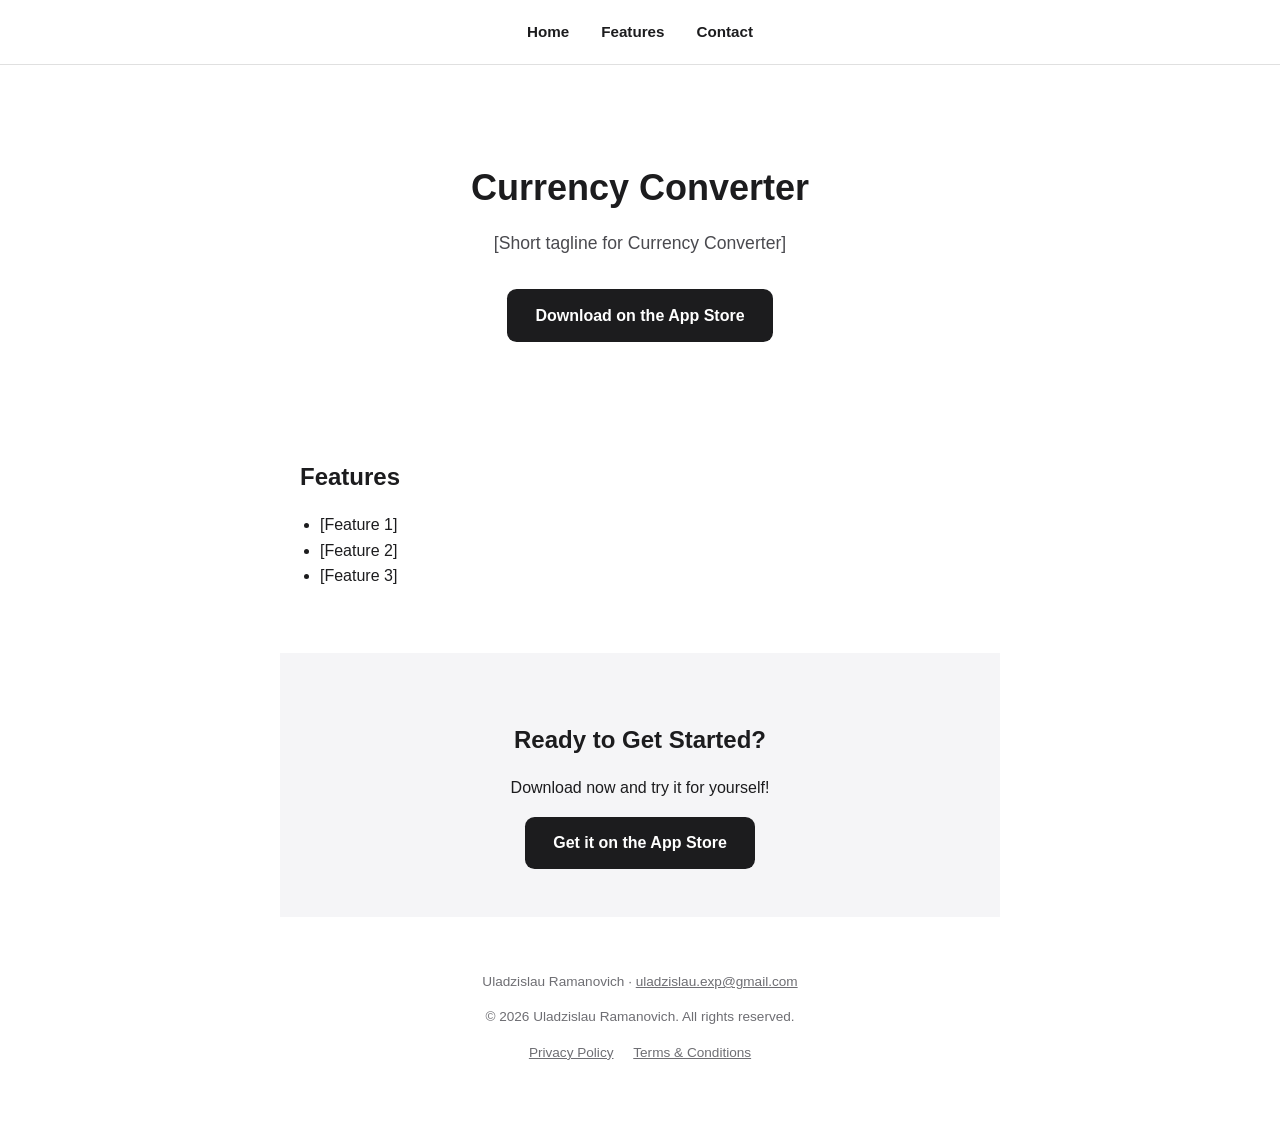
<file: currency-converter/index.html>
<!DOCTYPE html>
<html lang="en">
<head>
  <meta charset="UTF-8">
  <meta name="viewport" content="width=device-width, initial-scale=1.0">
  <title>Currency Converter</title>
  <link rel="stylesheet" href="../landing.css">
</head>
<body>
  <nav>
    <a href="#home">Home</a>
    <a href="#features">Features</a>
    <a href="#contact">Contact</a>
  </nav>

  <section class="hero" id="home">
    <h1>Currency Converter</h1>
    <p>[Short tagline for Currency Converter]</p>
    <a class="btn" href="[APP STORE LINK]">Download on the App Store</a>
  </section>

  <section id="features">
    <h2>Features</h2>
    <ul>
      <li>[Feature 1]</li>
      <li>[Feature 2]</li>
      <li>[Feature 3]</li>
    </ul>
  </section>

  <section class="cta">
    <h2>Ready to Get Started?</h2>
    <p>Download now and try it for yourself!</p>
    <a class="btn" href="[APP STORE LINK]">Get it on the App Store</a>
  </section>

  <footer id="contact">
    <p>Uladzislau Ramanovich &middot; <a href="mailto:uladzislau.exp@gmail.com">uladzislau.exp@gmail.com</a></p>
    <p>&copy; 2026 Uladzislau Ramanovich. All rights reserved.</p>
    <p class="links">
      <a href="privacy.html">Privacy Policy</a>
      <a href="terms.html">Terms &amp; Conditions</a>
    </p>
  </footer>
</body>
</html>
</file>
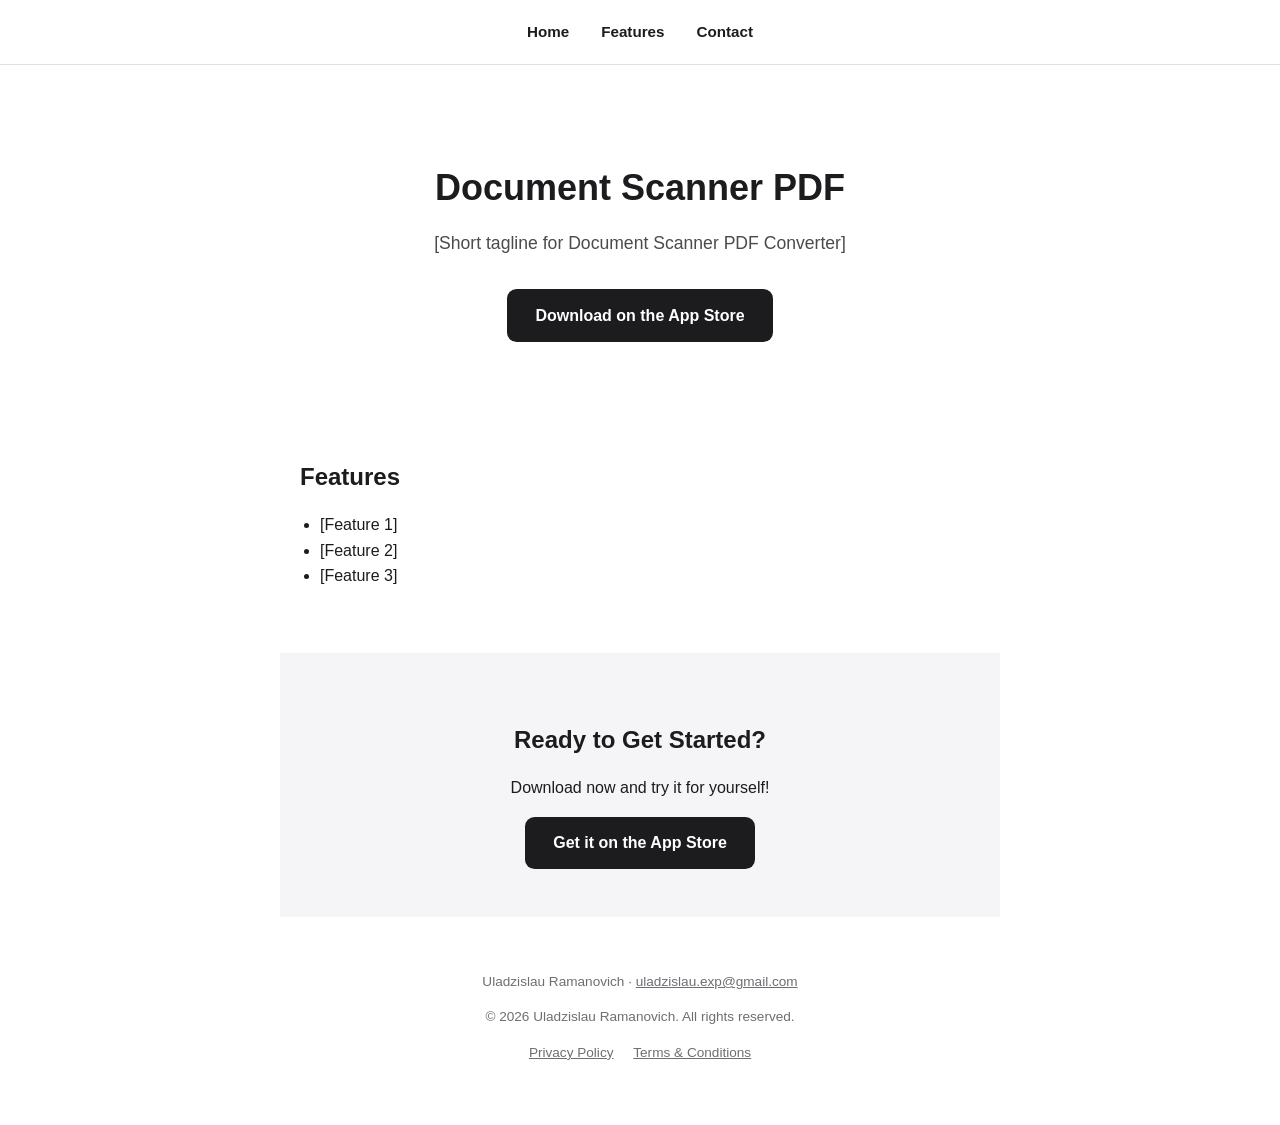
<file: document-scanner/index.html>
<!DOCTYPE html>
<html lang="en">
<head>
  <meta charset="UTF-8">
  <meta name="viewport" content="width=device-width, initial-scale=1.0">
  <title>Document Scanner PDF Converter</title>
  <link rel="stylesheet" href="../landing.css">
</head>
<body>
  <nav>
    <a href="#home">Home</a>
    <a href="#features">Features</a>
    <a href="#contact">Contact</a>
  </nav>

  <section class="hero" id="home">
    <h1>Document Scanner PDF</h1>
    <p>[Short tagline for Document Scanner PDF Converter]</p>
    <a class="btn" href="[APP STORE LINK]">Download on the App Store</a>
  </section>

  <section id="features">
    <h2>Features</h2>
    <ul>
      <li>[Feature 1]</li>
      <li>[Feature 2]</li>
      <li>[Feature 3]</li>
    </ul>
  </section>

  <section class="cta">
    <h2>Ready to Get Started?</h2>
    <p>Download now and try it for yourself!</p>
    <a class="btn" href="[APP STORE LINK]">Get it on the App Store</a>
  </section>

  <footer id="contact">
    <p>Uladzislau Ramanovich &middot; <a href="mailto:uladzislau.exp@gmail.com">uladzislau.exp@gmail.com</a></p>
    <p>&copy; 2026 Uladzislau Ramanovich. All rights reserved.</p>
    <p class="links">
      <a href="privacy.html">Privacy Policy</a>
      <a href="terms.html">Terms &amp; Conditions</a>
    </p>
  </footer>
</body>
</html>
</file>
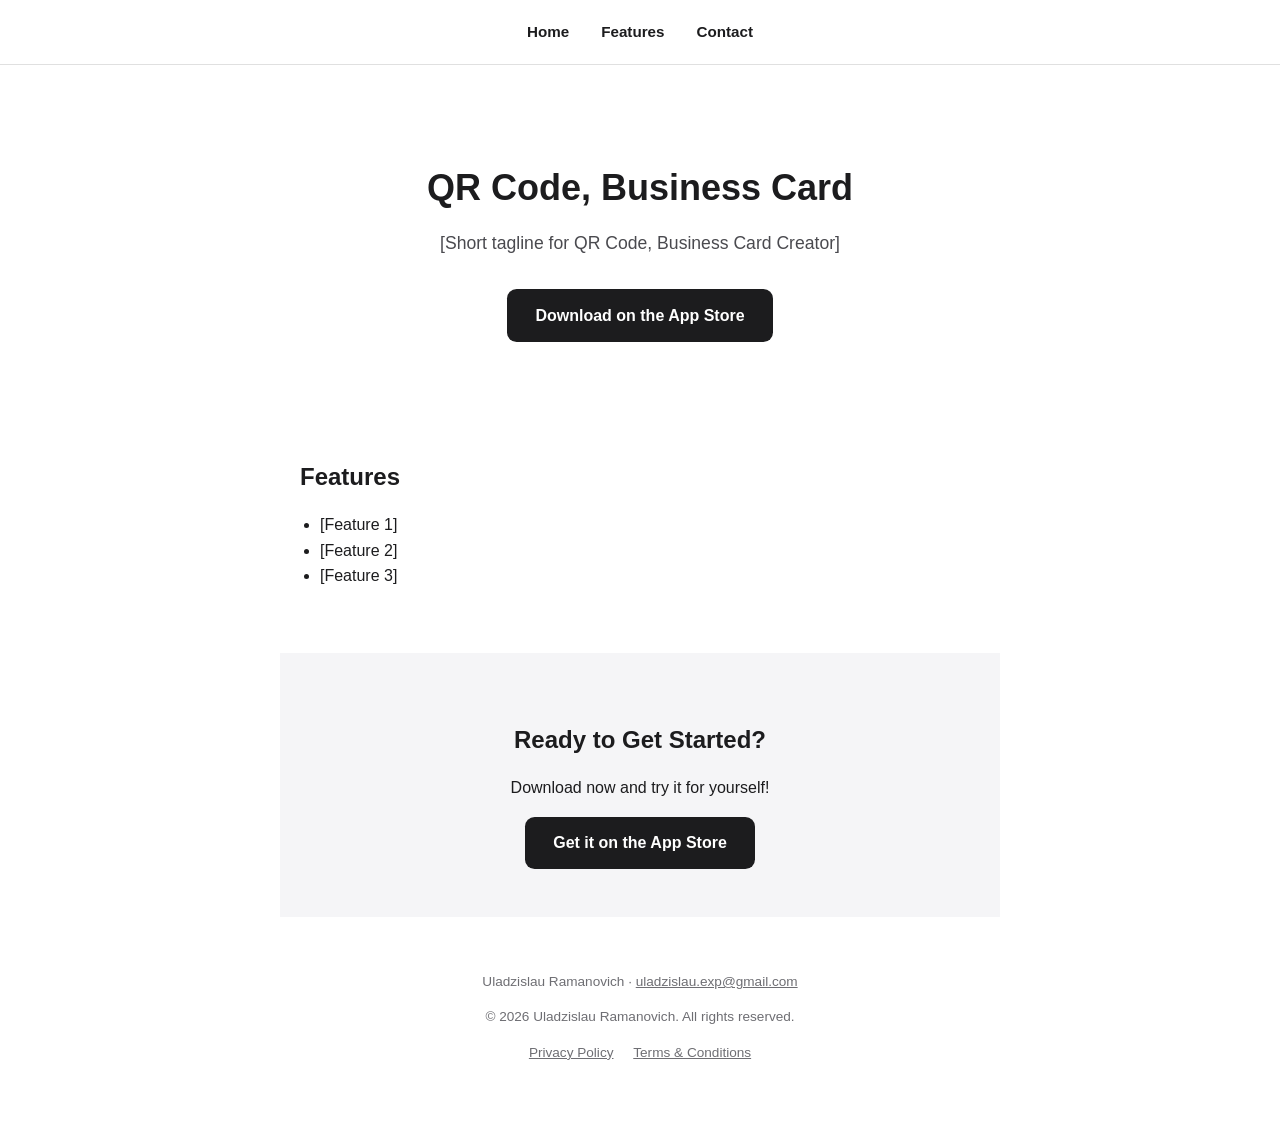
<file: qr-code-business-card/index.html>
<!DOCTYPE html>
<html lang="en">
<head>
  <meta charset="UTF-8">
  <meta name="viewport" content="width=device-width, initial-scale=1.0">
  <title>QR Code, Business Card Creator</title>
  <link rel="stylesheet" href="../landing.css">
</head>
<body>
  <nav>
    <a href="#home">Home</a>
    <a href="#features">Features</a>
    <a href="#contact">Contact</a>
  </nav>

  <section class="hero" id="home">
    <h1>QR Code, Business Card</h1>
    <p>[Short tagline for QR Code, Business Card Creator]</p>
    <a class="btn" href="[APP STORE LINK]">Download on the App Store</a>
  </section>

  <section id="features">
    <h2>Features</h2>
    <ul>
      <li>[Feature 1]</li>
      <li>[Feature 2]</li>
      <li>[Feature 3]</li>
    </ul>
  </section>

  <section class="cta">
    <h2>Ready to Get Started?</h2>
    <p>Download now and try it for yourself!</p>
    <a class="btn" href="[APP STORE LINK]">Get it on the App Store</a>
  </section>

  <footer id="contact">
    <p>Uladzislau Ramanovich &middot; <a href="mailto:uladzislau.exp@gmail.com">uladzislau.exp@gmail.com</a></p>
    <p>&copy; 2026 Uladzislau Ramanovich. All rights reserved.</p>
    <p class="links">
      <a href="privacy.html">Privacy Policy</a>
      <a href="terms.html">Terms &amp; Conditions</a>
    </p>
  </footer>
</body>
</html>
</file>
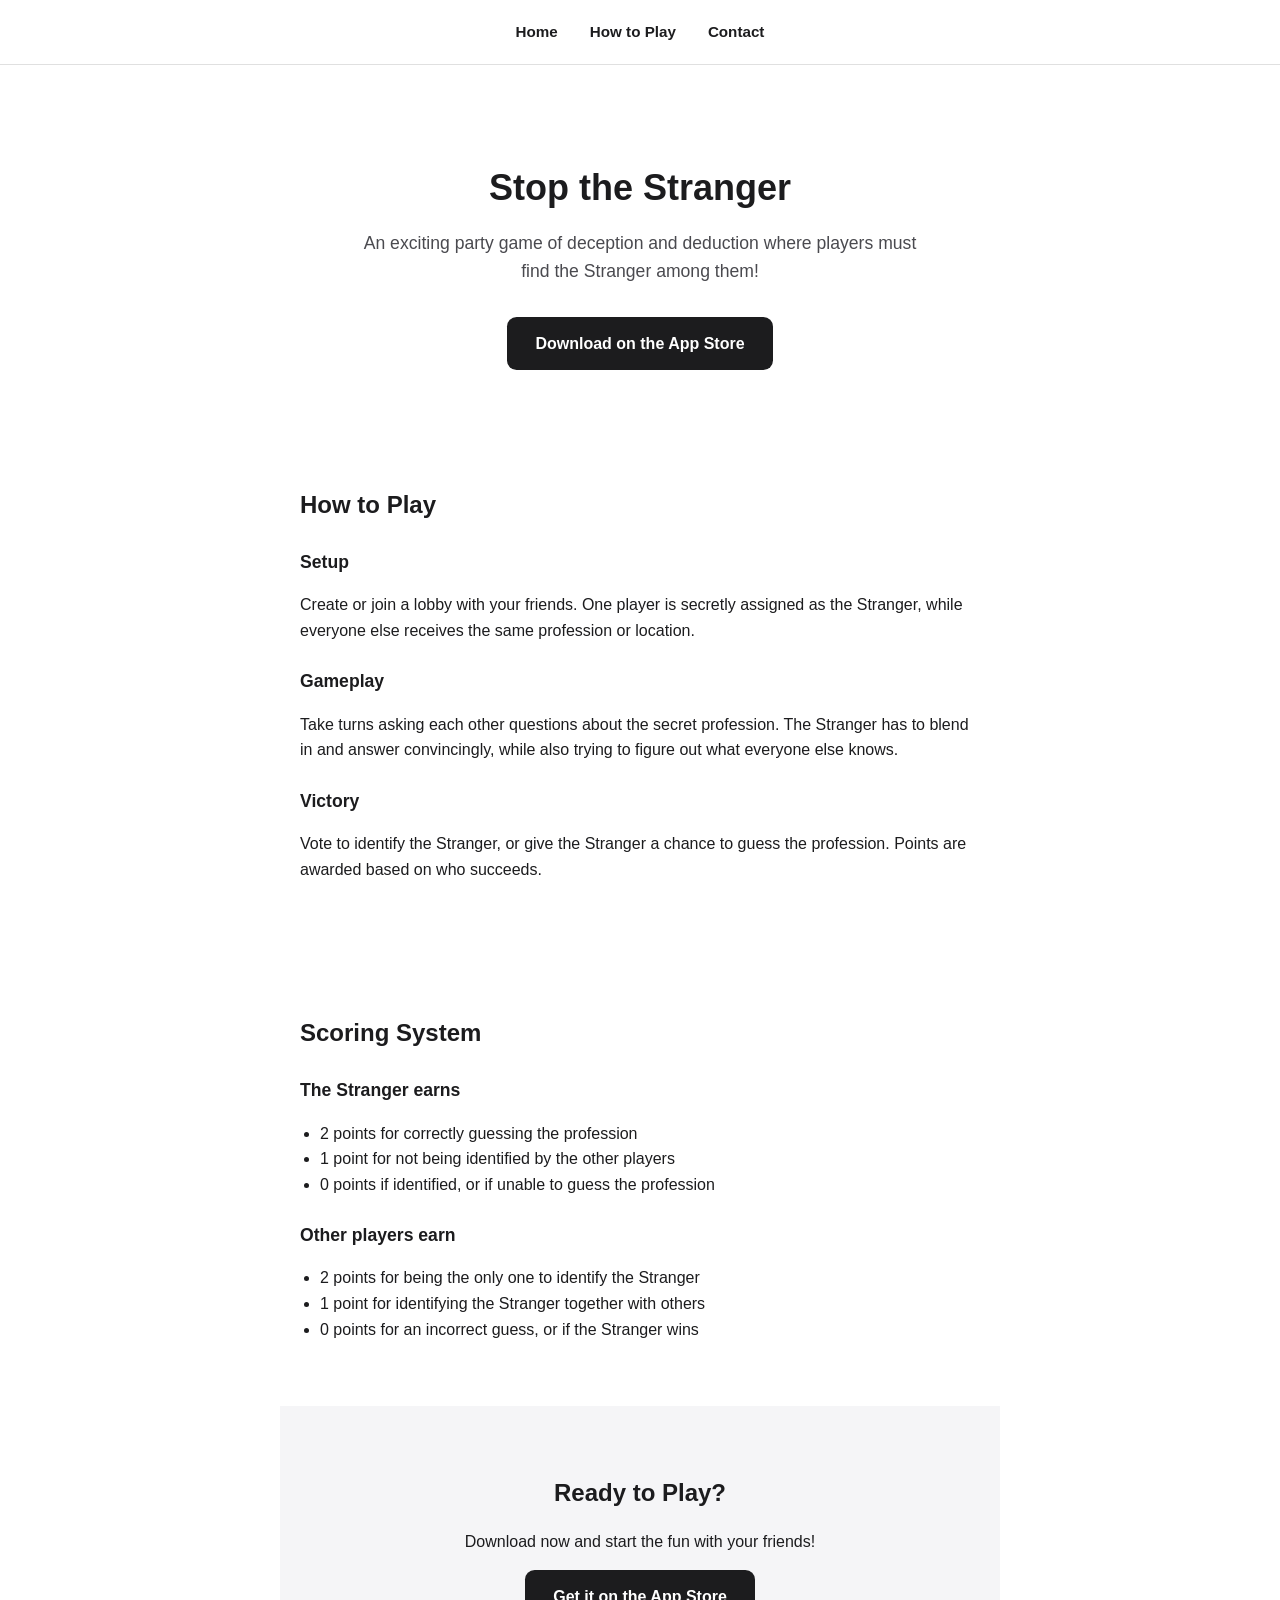
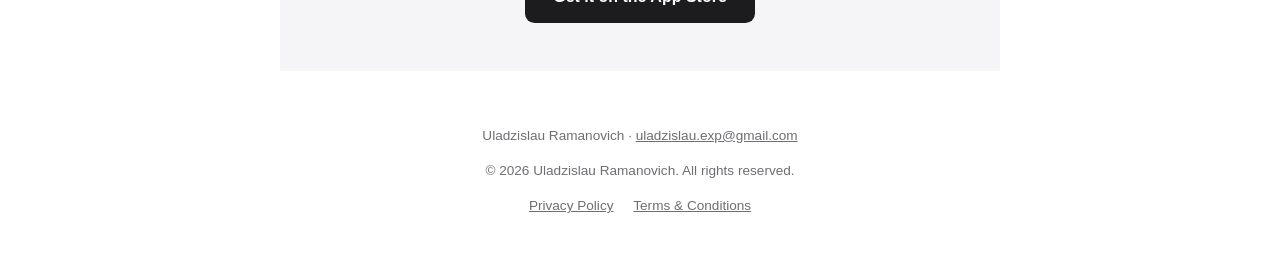
<file: stop-the-stranger/index.html>
<!DOCTYPE html>
<html lang="en">
<head>
  <meta charset="UTF-8">
  <meta name="viewport" content="width=device-width, initial-scale=1.0">
  <title>Stop the Stranger — Party Game</title>
  <link rel="stylesheet" href="../landing.css">
</head>
<body>
  <nav>
    <a href="#home">Home</a>
    <a href="#how-to-play">How to Play</a>
    <a href="#contact">Contact</a>
  </nav>

  <section class="hero" id="home">
    <h1>Stop the Stranger</h1>
    <p>An exciting party game of deception and deduction where players must find the Stranger among them!</p>
    <a class="btn" href="[APP STORE LINK]">Download on the App Store</a>
  </section>

  <section id="how-to-play">
    <h2>How to Play</h2>

    <h3>Setup</h3>
    <p>Create or join a lobby with your friends. One player is secretly assigned as the Stranger, while everyone else receives the same profession or location.</p>

    <h3>Gameplay</h3>
    <p>Take turns asking each other questions about the secret profession. The Stranger has to blend in and answer convincingly, while also trying to figure out what everyone else knows.</p>

    <h3>Victory</h3>
    <p>Vote to identify the Stranger, or give the Stranger a chance to guess the profession. Points are awarded based on who succeeds.</p>
  </section>

  <section id="rules">
    <h2>Scoring System</h2>

    <h3>The Stranger earns</h3>
    <ul>
      <li>2 points for correctly guessing the profession</li>
      <li>1 point for not being identified by the other players</li>
      <li>0 points if identified, or if unable to guess the profession</li>
    </ul>

    <h3>Other players earn</h3>
    <ul>
      <li>2 points for being the only one to identify the Stranger</li>
      <li>1 point for identifying the Stranger together with others</li>
      <li>0 points for an incorrect guess, or if the Stranger wins</li>
    </ul>
  </section>

  <section class="cta">
    <h2>Ready to Play?</h2>
    <p>Download now and start the fun with your friends!</p>
    <a class="btn" href="[APP STORE LINK]">Get it on the App Store</a>
  </section>

  <footer id="contact">
    <p>Uladzislau Ramanovich &middot; <a href="mailto:uladzislau.exp@gmail.com">uladzislau.exp@gmail.com</a></p>
    <p>&copy; 2026 Uladzislau Ramanovich. All rights reserved.</p>
    <p class="links">
      <a href="privacy.html">Privacy Policy</a>
      <a href="terms.html">Terms &amp; Conditions</a>
    </p>
  </footer>
</body>
</html>
</file>
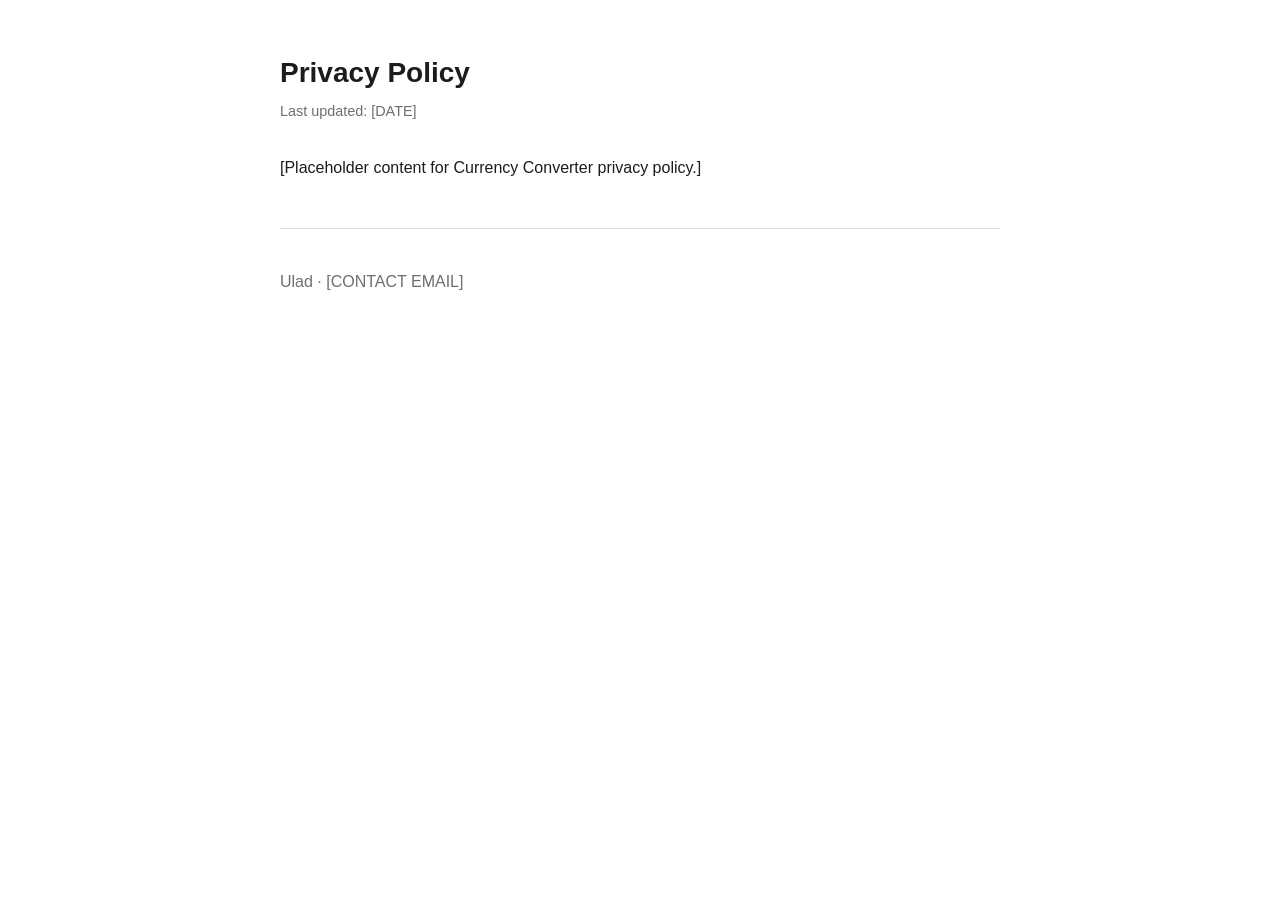
<file: currency-converter/privacy.html>
<!DOCTYPE html>
<html lang="en">
<head>
  <meta charset="UTF-8">
  <meta name="viewport" content="width=device-width, initial-scale=1.0">
  <title>Privacy Policy — [APP NAME]</title>
  <link rel="stylesheet" href="../style.css">
</head>
<body>
  <main>
    <h1>Privacy Policy</h1>
    <p class="updated">Last updated: [DATE]</p>

    <p>[Placeholder content for Currency Converter privacy policy.]</p>

    <footer>
      <p>Ulad &middot; [CONTACT EMAIL]</p>
    </footer>
  </main>
</body>
</html>
</file>
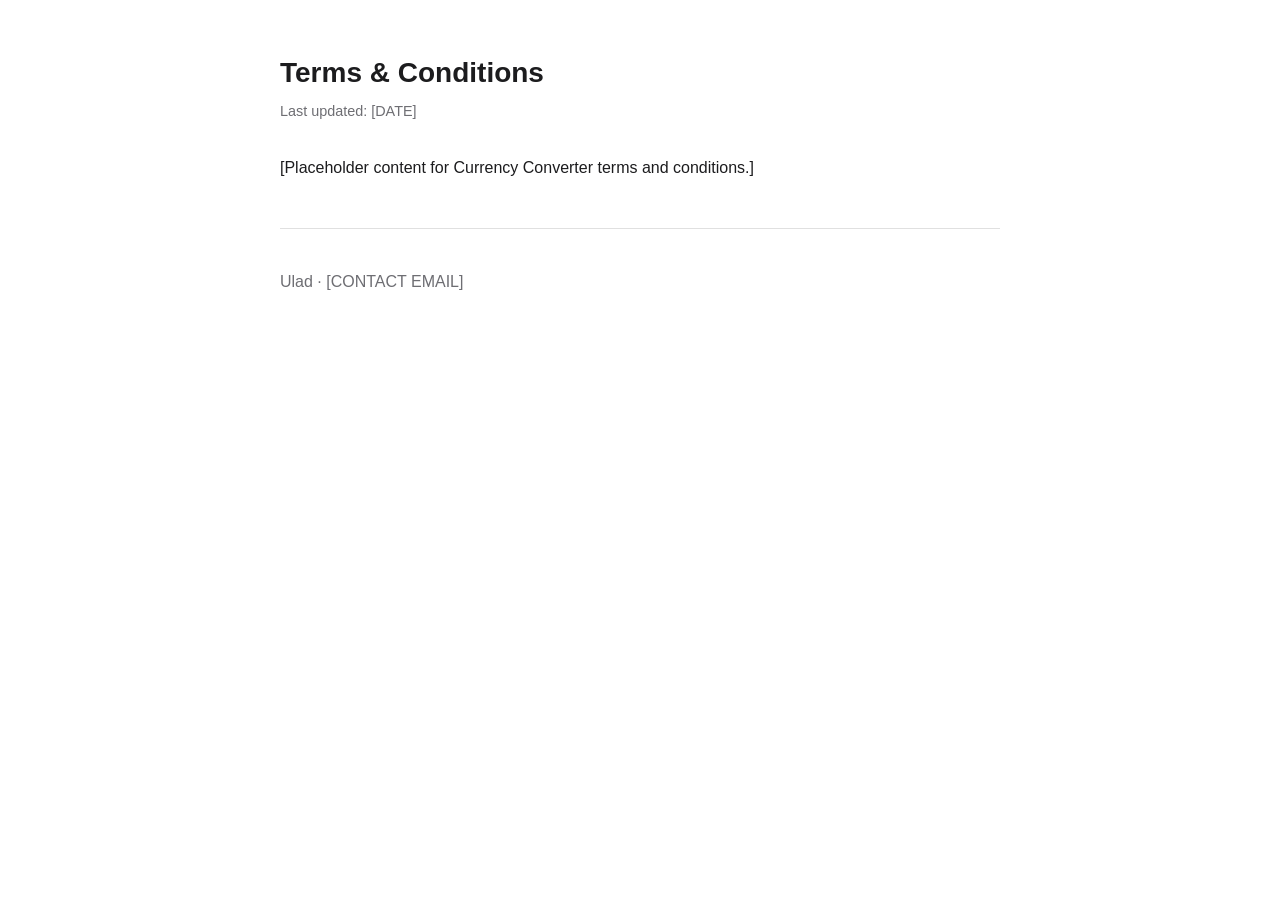
<file: currency-converter/terms.html>
<!DOCTYPE html>
<html lang="en">
<head>
  <meta charset="UTF-8">
  <meta name="viewport" content="width=device-width, initial-scale=1.0">
  <title>Terms & Conditions — [APP NAME]</title>
  <link rel="stylesheet" href="../style.css">
</head>
<body>
  <main>
    <h1>Terms &amp; Conditions</h1>
    <p class="updated">Last updated: [DATE]</p>

    <p>[Placeholder content for Currency Converter terms and conditions.]</p>

    <footer>
      <p>Ulad &middot; [CONTACT EMAIL]</p>
    </footer>
  </main>
</body>
</html>
</file>
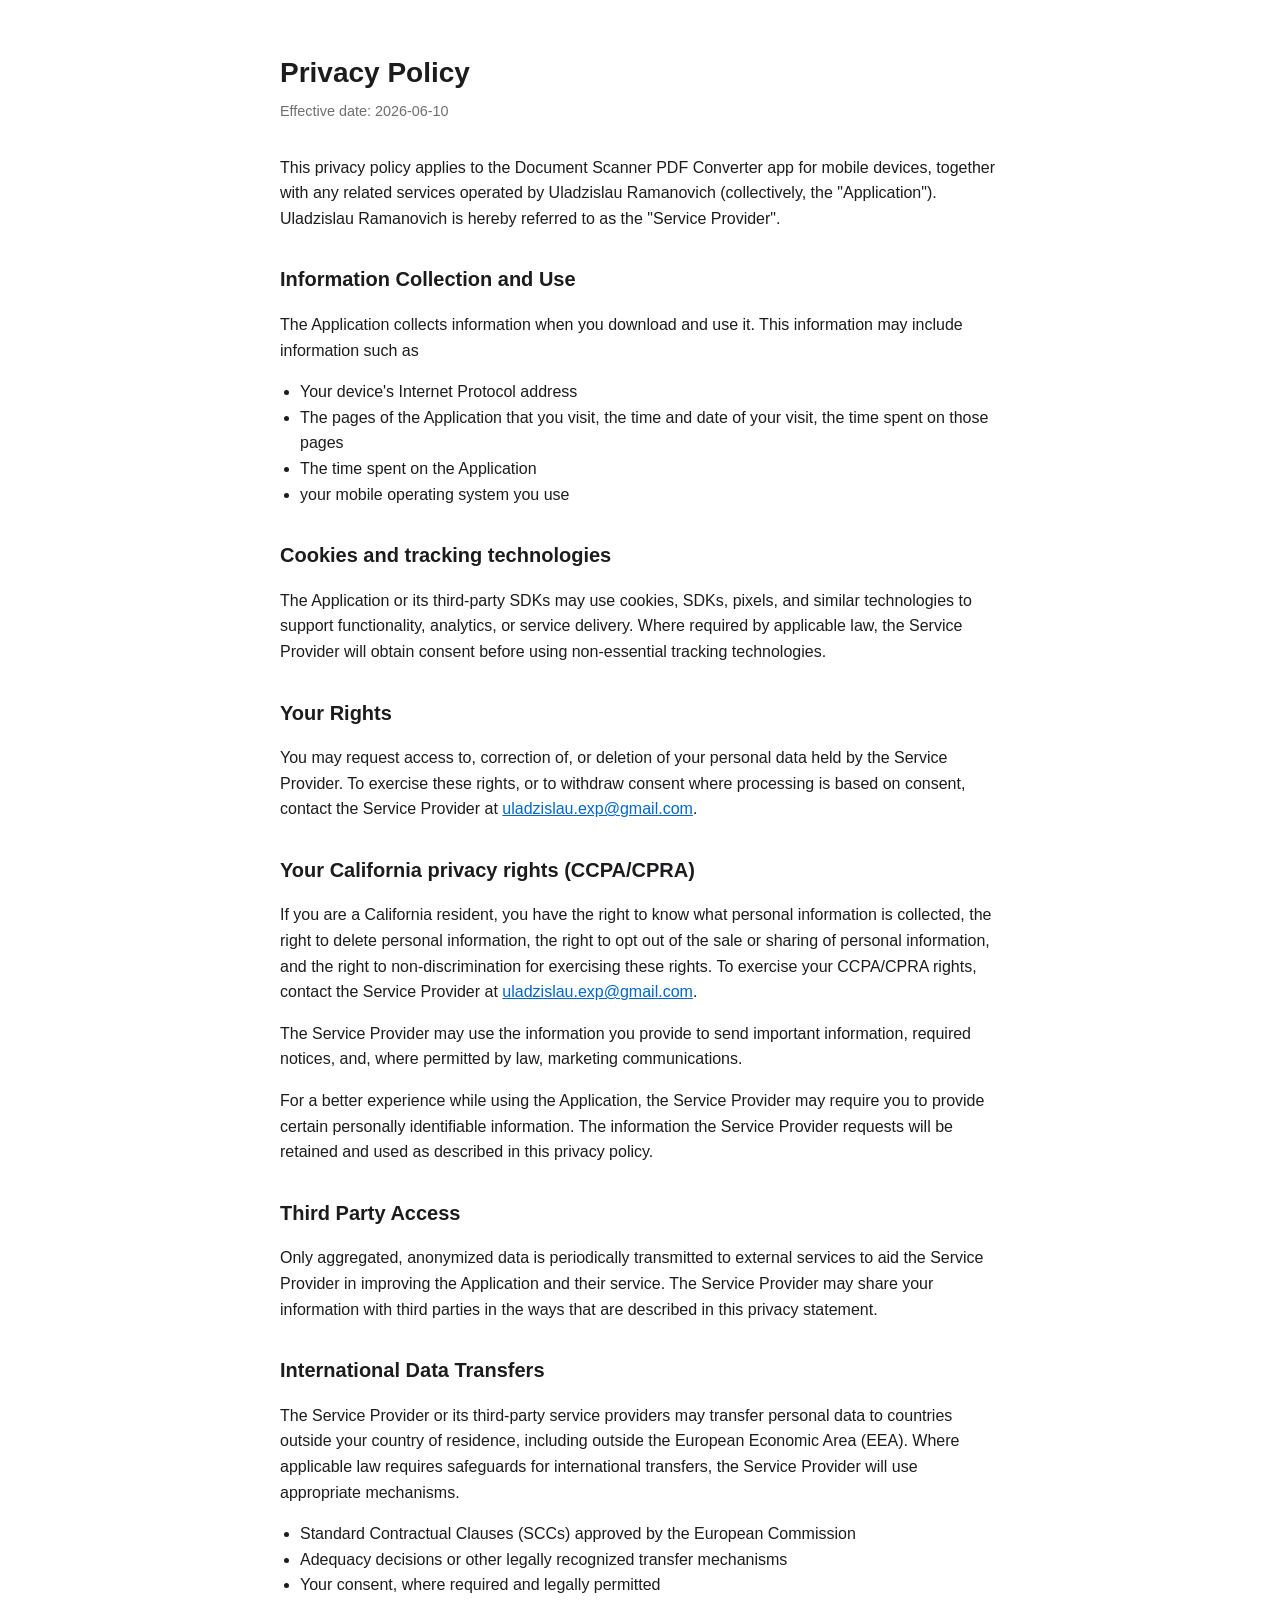
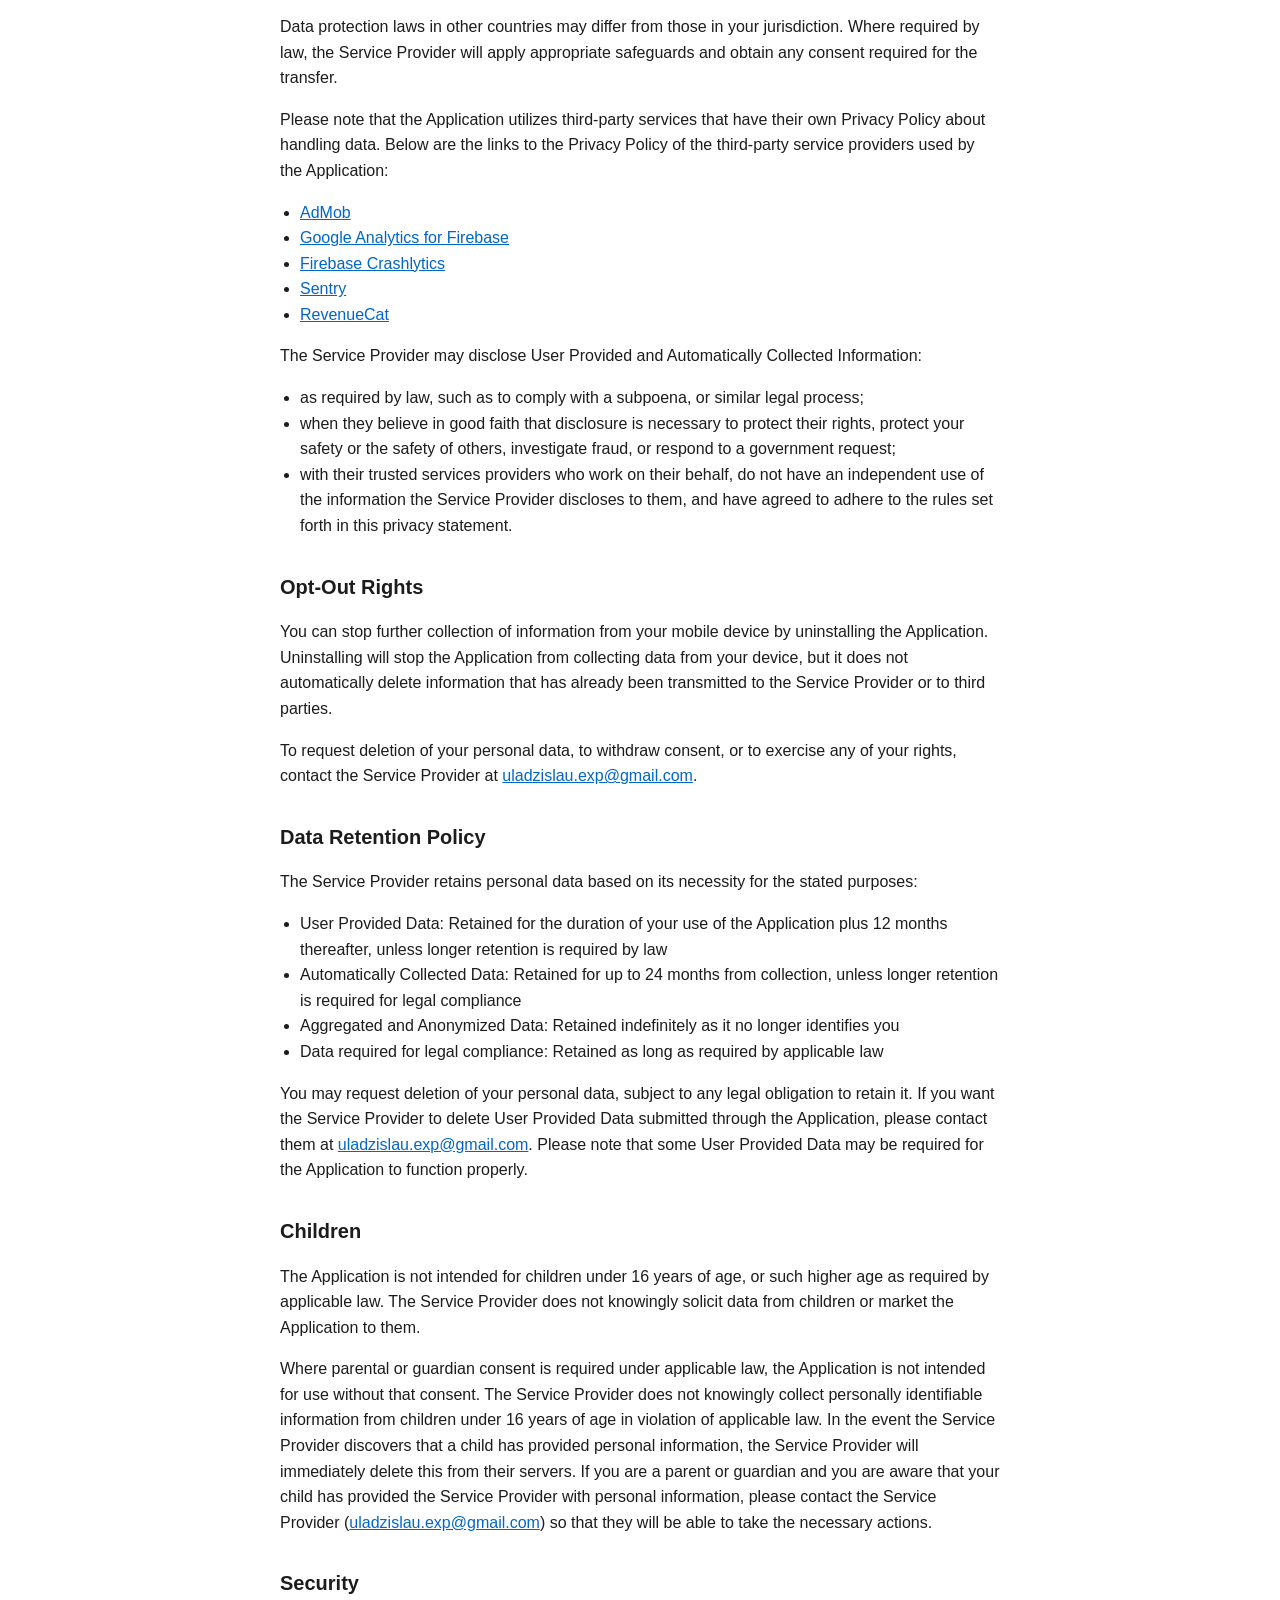
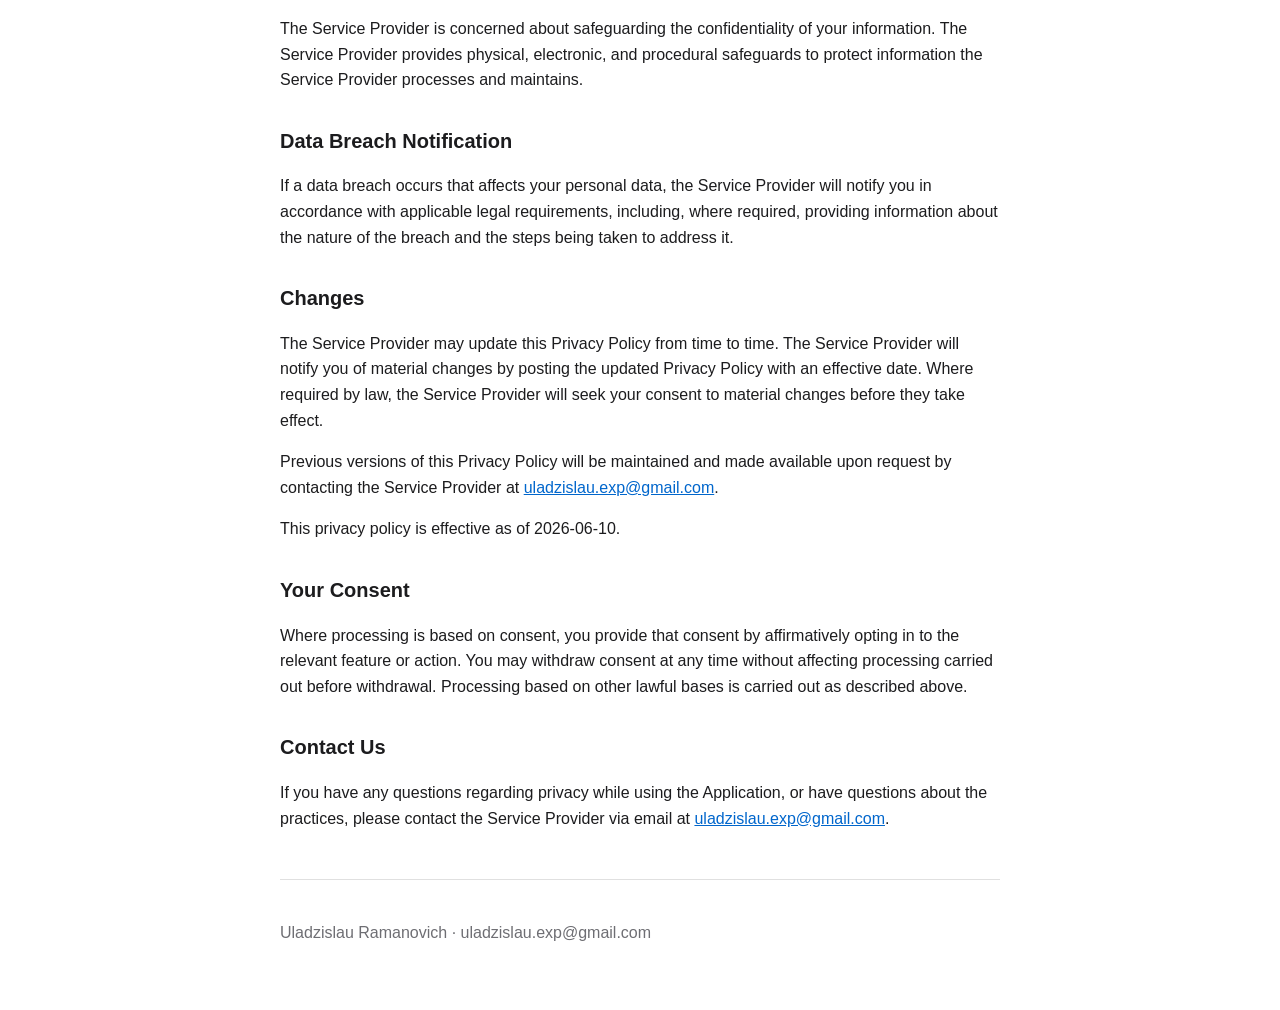
<file: document-scanner/privacy.html>
<!DOCTYPE html>
<html lang="en">
<head>
  <meta charset="UTF-8">
  <meta name="viewport" content="width=device-width, initial-scale=1.0">
  <title>Privacy Policy — Document Scanner PDF</title>
  <link rel="stylesheet" href="../style.css">
</head>
<body>
  <main>
    <h1>Privacy Policy</h1>
    <p class="updated">Effective date: 2026-06-10</p>

    <p>This privacy policy applies to the Document Scanner PDF Converter app for mobile devices, together with any related services operated by Uladzislau Ramanovich (collectively, the "Application"). Uladzislau Ramanovich is hereby referred to as the "Service Provider".</p>

    <h2>Information Collection and Use</h2>
    <p>The Application collects information when you download and use it. This information may include information such as</p>
    <ul>
      <li>Your device's Internet Protocol address</li>
      <li>The pages of the Application that you visit, the time and date of your visit, the time spent on those pages</li>
      <li>The time spent on the Application</li>
      <li>your mobile operating system you use</li>
    </ul>

    <h2>Cookies and tracking technologies</h2>
    <p>The Application or its third-party SDKs may use cookies, SDKs, pixels, and similar technologies to support functionality, analytics, or service delivery. Where required by applicable law, the Service Provider will obtain consent before using non-essential tracking technologies.</p>

    <h2>Your Rights</h2>
    <p>You may request access to, correction of, or deletion of your personal data held by the Service Provider. To exercise these rights, or to withdraw consent where processing is based on consent, contact the Service Provider at <a href="mailto:uladzislau.exp@gmail.com">uladzislau.exp@gmail.com</a>.</p>

    <h2>Your California privacy rights (CCPA/CPRA)</h2>
    <p>If you are a California resident, you have the right to know what personal information is collected, the right to delete personal information, the right to opt out of the sale or sharing of personal information, and the right to non-discrimination for exercising these rights. To exercise your CCPA/CPRA rights, contact the Service Provider at <a href="mailto:uladzislau.exp@gmail.com">uladzislau.exp@gmail.com</a>.</p>
    <p>The Service Provider may use the information you provide to send important information, required notices, and, where permitted by law, marketing communications.</p>
    <p>For a better experience while using the Application, the Service Provider may require you to provide certain personally identifiable information. The information the Service Provider requests will be retained and used as described in this privacy policy.</p>

    <h2>Third Party Access</h2>
    <p>Only aggregated, anonymized data is periodically transmitted to external services to aid the Service Provider in improving the Application and their service. The Service Provider may share your information with third parties in the ways that are described in this privacy statement.</p>

    <h2>International Data Transfers</h2>
    <p>The Service Provider or its third-party service providers may transfer personal data to countries outside your country of residence, including outside the European Economic Area (EEA). Where applicable law requires safeguards for international transfers, the Service Provider will use appropriate mechanisms.</p>
    <ul>
      <li>Standard Contractual Clauses (SCCs) approved by the European Commission</li>
      <li>Adequacy decisions or other legally recognized transfer mechanisms</li>
      <li>Your consent, where required and legally permitted</li>
    </ul>
    <p>Data protection laws in other countries may differ from those in your jurisdiction. Where required by law, the Service Provider will apply appropriate safeguards and obtain any consent required for the transfer.</p>
    <p>Please note that the Application utilizes third-party services that have their own Privacy Policy about handling data. Below are the links to the Privacy Policy of the third-party service providers used by the Application:</p>
    <ul>
      <li><a href="https://policies.google.com/technologies/partner-sites">AdMob</a></li>
      <li><a href="https://firebase.google.com/support/privacy">Google Analytics for Firebase</a></li>
      <li><a href="https://firebase.google.com/support/privacy/">Firebase Crashlytics</a></li>
      <li><a href="https://sentry.io/privacy/">Sentry</a></li>
      <li><a href="https://www.revenuecat.com/privacy">RevenueCat</a></li>
    </ul>
    <p>The Service Provider may disclose User Provided and Automatically Collected Information:</p>
    <ul>
      <li>as required by law, such as to comply with a subpoena, or similar legal process;</li>
      <li>when they believe in good faith that disclosure is necessary to protect their rights, protect your safety or the safety of others, investigate fraud, or respond to a government request;</li>
      <li>with their trusted services providers who work on their behalf, do not have an independent use of the information the Service Provider discloses to them, and have agreed to adhere to the rules set forth in this privacy statement.</li>
    </ul>

    <h2>Opt-Out Rights</h2>
    <p>You can stop further collection of information from your mobile device by uninstalling the Application. Uninstalling will stop the Application from collecting data from your device, but it does not automatically delete information that has already been transmitted to the Service Provider or to third parties.</p>
    <p>To request deletion of your personal data, to withdraw consent, or to exercise any of your rights, contact the Service Provider at <a href="mailto:uladzislau.exp@gmail.com">uladzislau.exp@gmail.com</a>.</p>

    <h2>Data Retention Policy</h2>
    <p>The Service Provider retains personal data based on its necessity for the stated purposes:</p>
    <ul>
      <li>User Provided Data: Retained for the duration of your use of the Application plus 12 months thereafter, unless longer retention is required by law</li>
      <li>Automatically Collected Data: Retained for up to 24 months from collection, unless longer retention is required for legal compliance</li>
      <li>Aggregated and Anonymized Data: Retained indefinitely as it no longer identifies you</li>
      <li>Data required for legal compliance: Retained as long as required by applicable law</li>
    </ul>
    <p>You may request deletion of your personal data, subject to any legal obligation to retain it. If you want the Service Provider to delete User Provided Data submitted through the Application, please contact them at <a href="mailto:uladzislau.exp@gmail.com">uladzislau.exp@gmail.com</a>. Please note that some User Provided Data may be required for the Application to function properly.</p>

    <h2>Children</h2>
    <p>The Application is not intended for children under 16 years of age, or such higher age as required by applicable law. The Service Provider does not knowingly solicit data from children or market the Application to them.</p>
    <p>Where parental or guardian consent is required under applicable law, the Application is not intended for use without that consent. The Service Provider does not knowingly collect personally identifiable information from children under 16 years of age in violation of applicable law. In the event the Service Provider discovers that a child has provided personal information, the Service Provider will immediately delete this from their servers. If you are a parent or guardian and you are aware that your child has provided the Service Provider with personal information, please contact the Service Provider (<a href="mailto:uladzislau.exp@gmail.com">uladzislau.exp@gmail.com</a>) so that they will be able to take the necessary actions.</p>

    <h2>Security</h2>
    <p>The Service Provider is concerned about safeguarding the confidentiality of your information. The Service Provider provides physical, electronic, and procedural safeguards to protect information the Service Provider processes and maintains.</p>

    <h2>Data Breach Notification</h2>
    <p>If a data breach occurs that affects your personal data, the Service Provider will notify you in accordance with applicable legal requirements, including, where required, providing information about the nature of the breach and the steps being taken to address it.</p>

    <h2>Changes</h2>
    <p>The Service Provider may update this Privacy Policy from time to time. The Service Provider will notify you of material changes by posting the updated Privacy Policy with an effective date. Where required by law, the Service Provider will seek your consent to material changes before they take effect.</p>
    <p>Previous versions of this Privacy Policy will be maintained and made available upon request by contacting the Service Provider at <a href="mailto:uladzislau.exp@gmail.com">uladzislau.exp@gmail.com</a>.</p>
    <p>This privacy policy is effective as of 2026-06-10.</p>

    <h2>Your Consent</h2>
    <p>Where processing is based on consent, you provide that consent by affirmatively opting in to the relevant feature or action. You may withdraw consent at any time without affecting processing carried out before withdrawal. Processing based on other lawful bases is carried out as described above.</p>

    <h2>Contact Us</h2>
    <p>If you have any questions regarding privacy while using the Application, or have questions about the practices, please contact the Service Provider via email at <a href="mailto:uladzislau.exp@gmail.com">uladzislau.exp@gmail.com</a>.</p>

    <footer>
      <p>Uladzislau Ramanovich &middot; uladzislau.exp@gmail.com</p>
    </footer>
  </main>
</body>
</html>
</file>
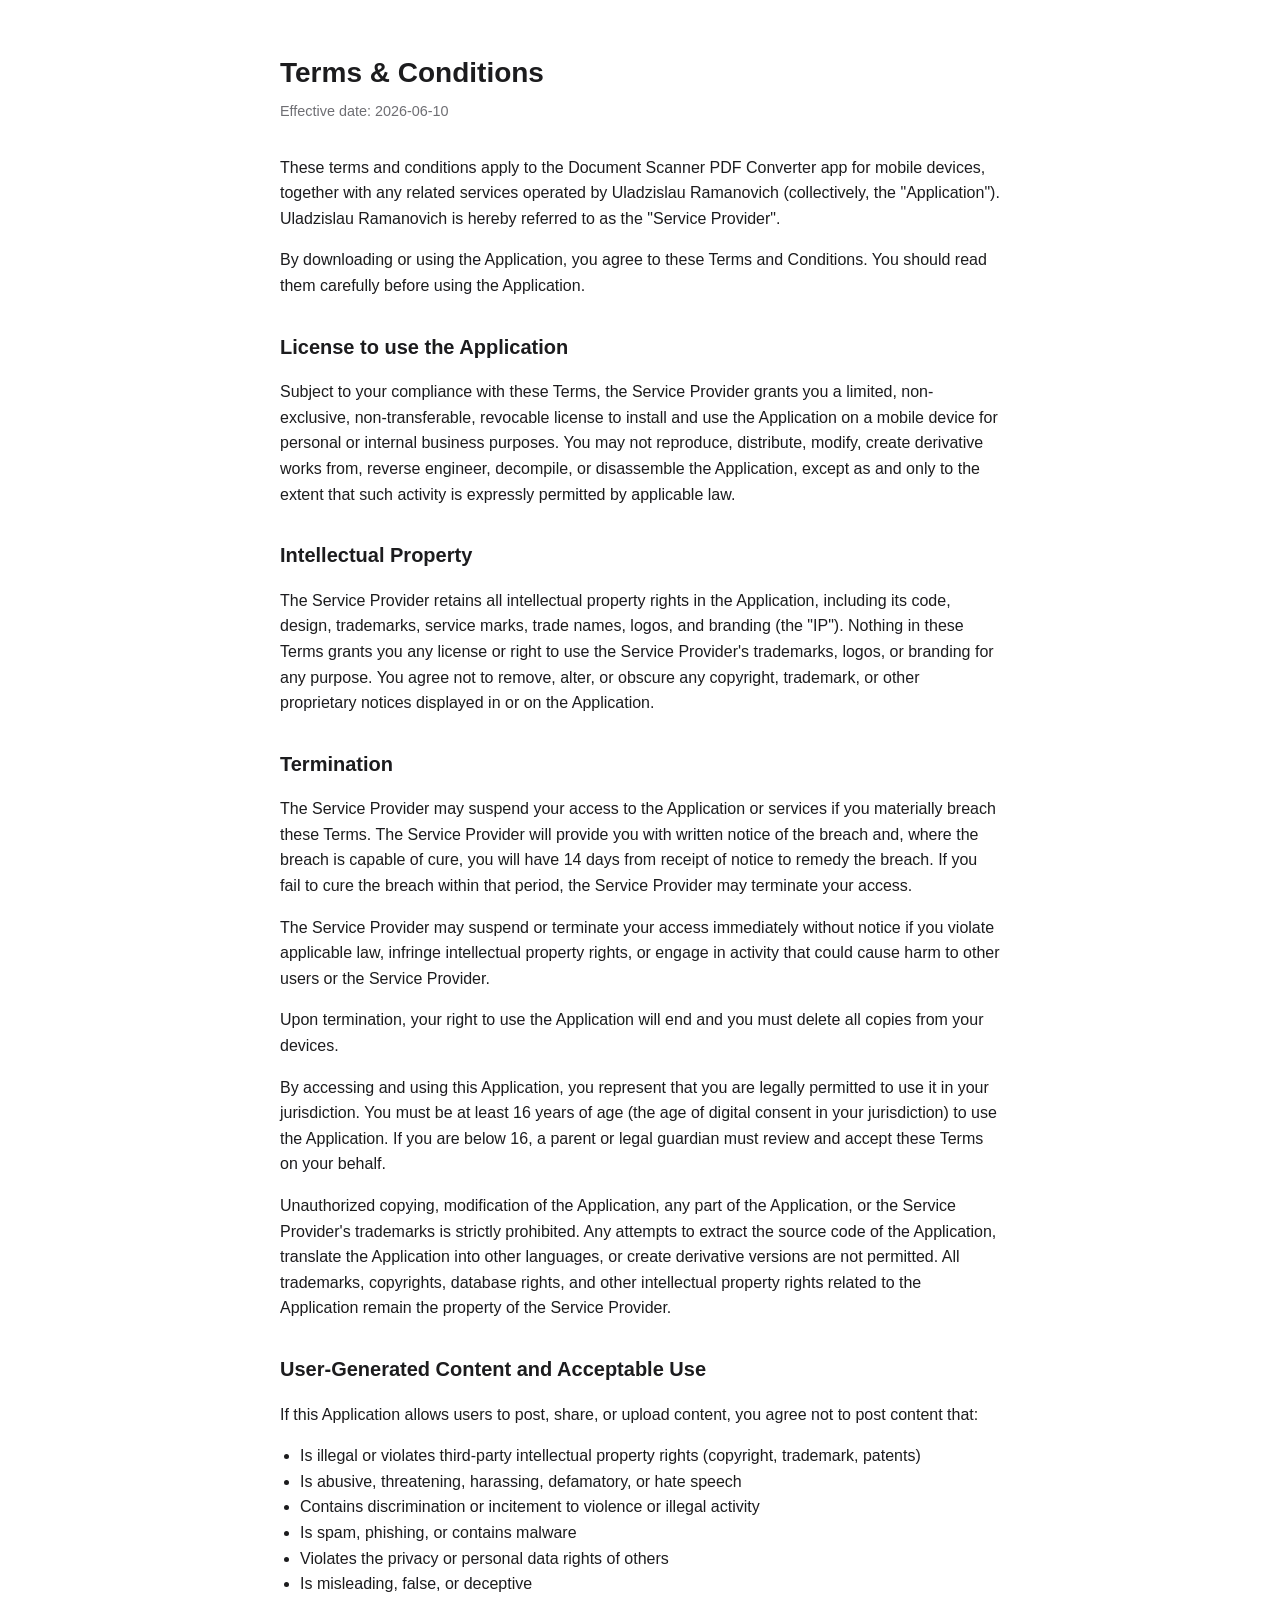
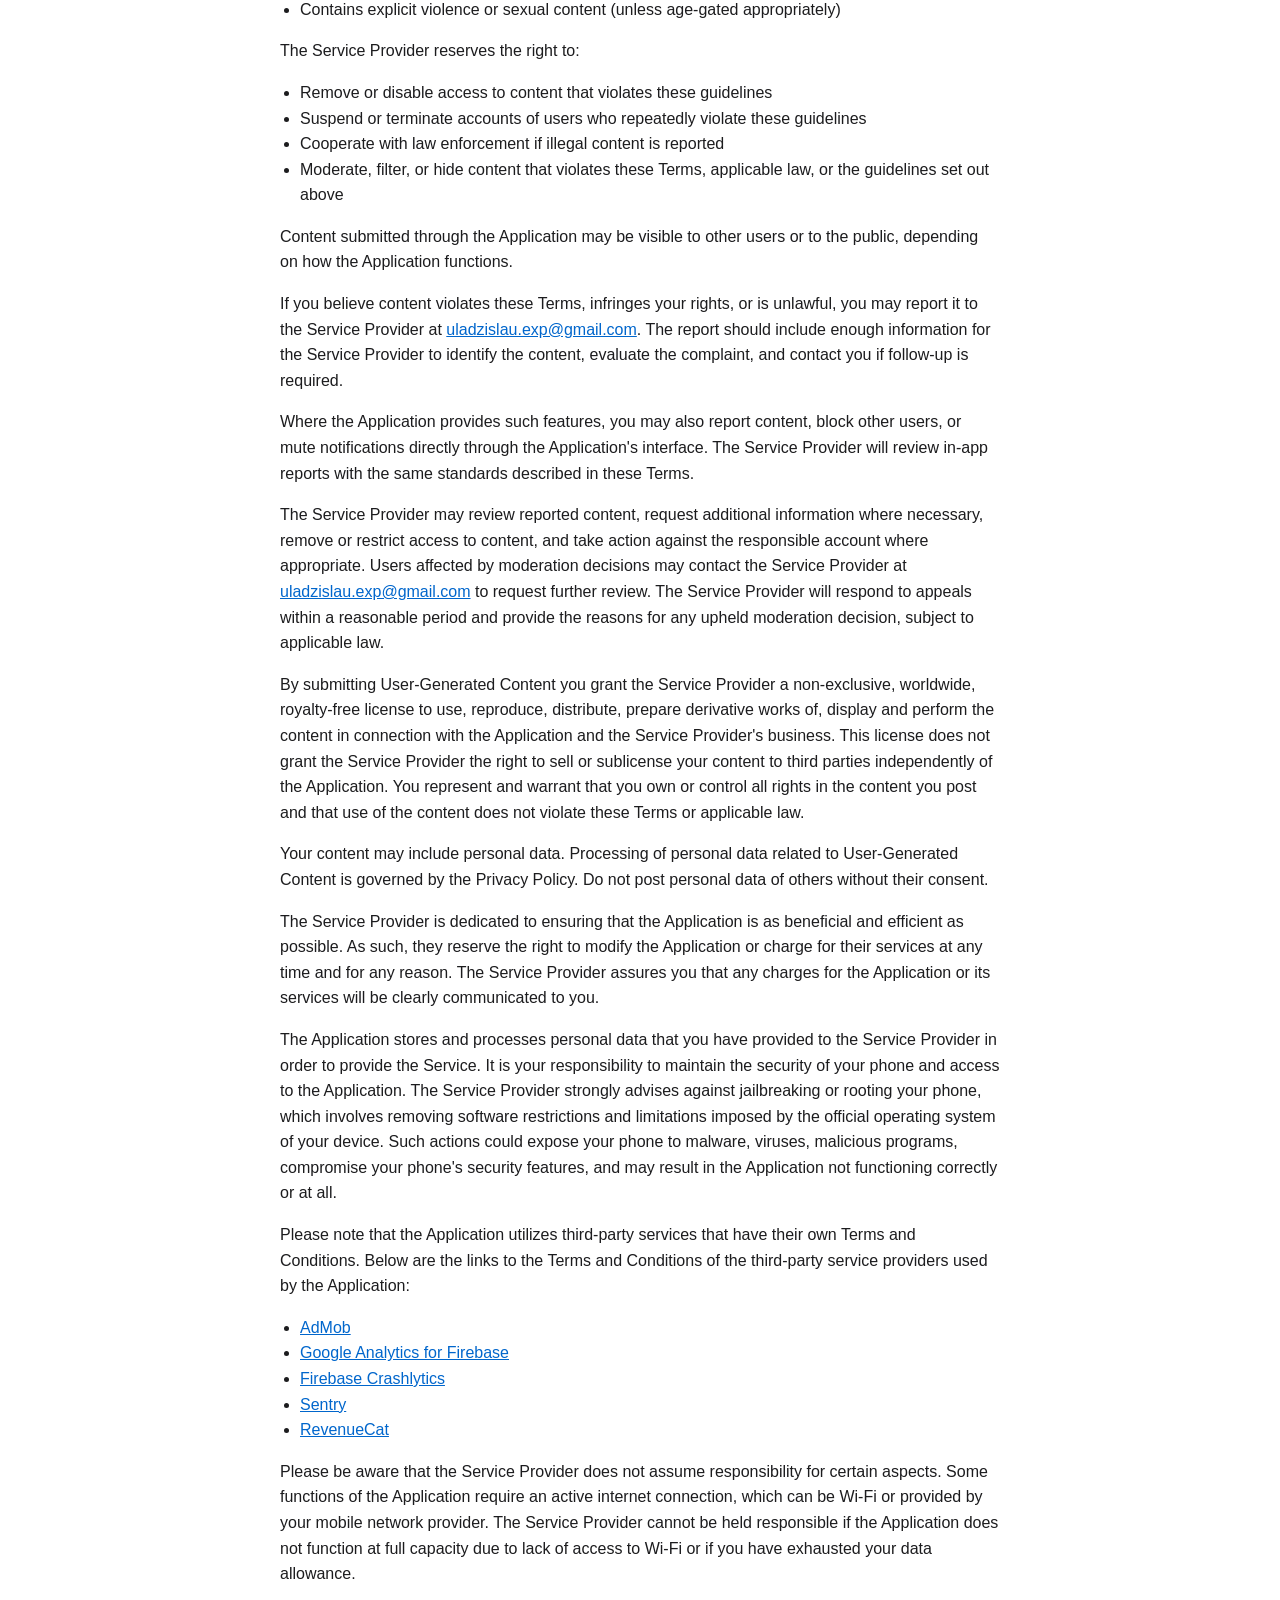
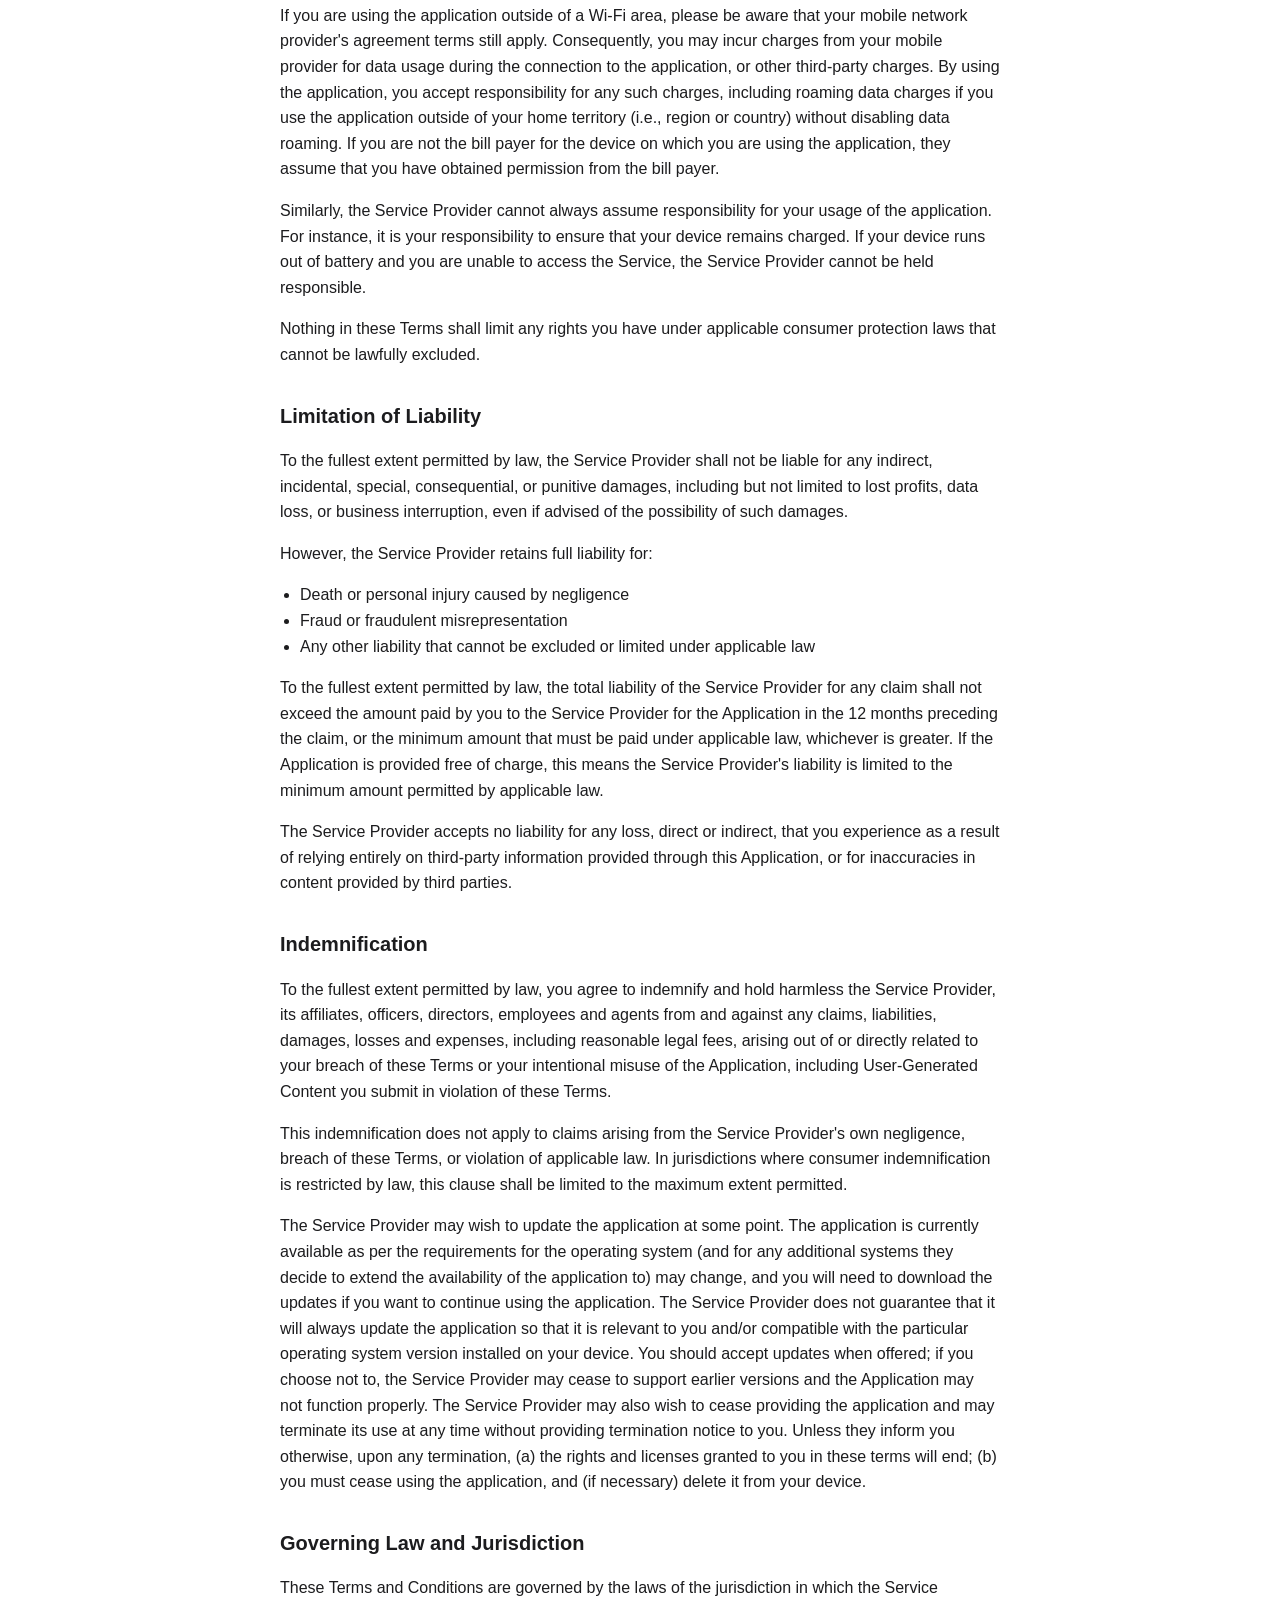
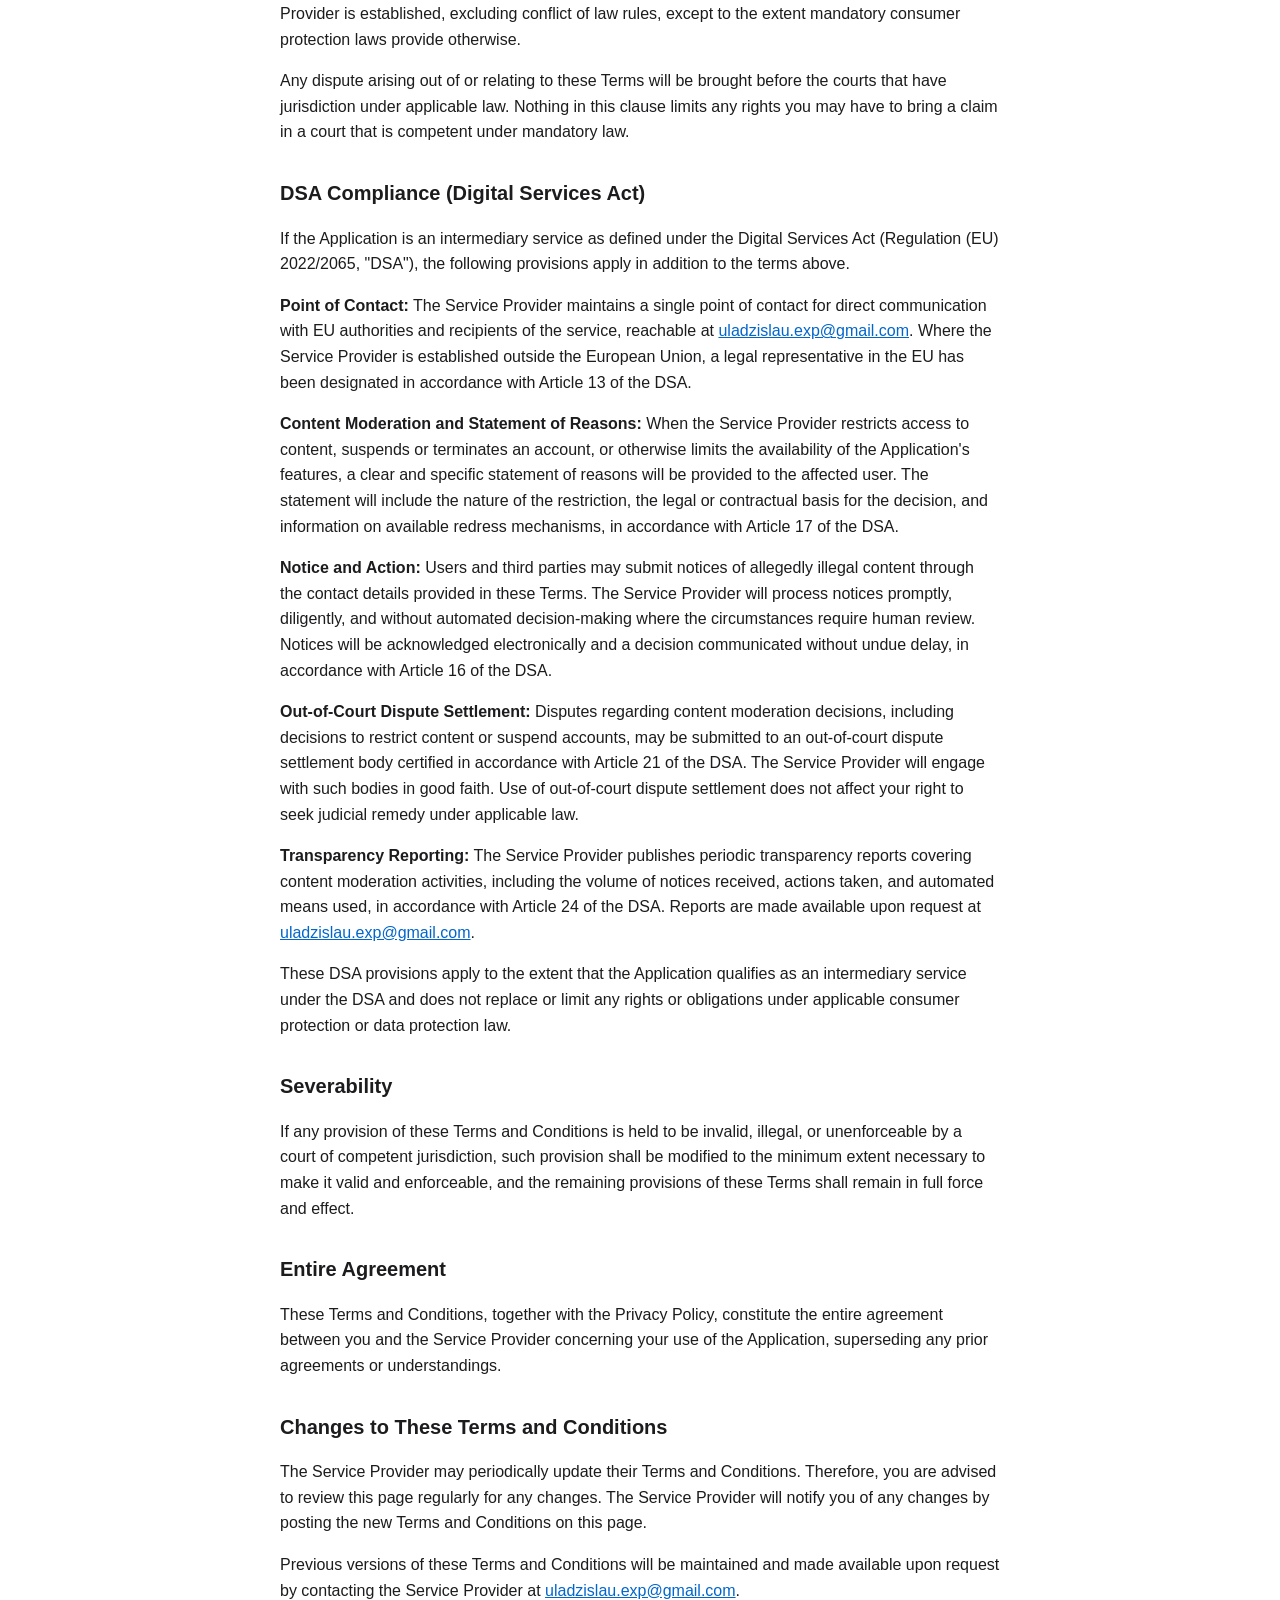
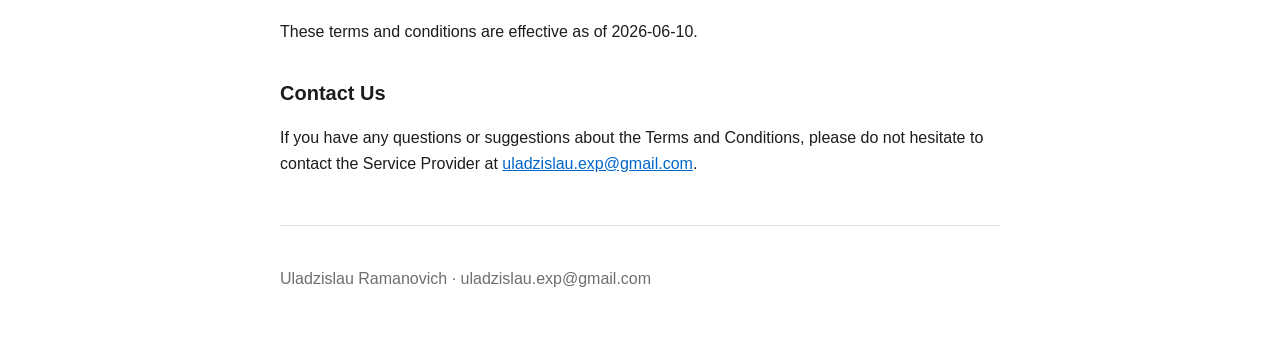
<file: document-scanner/terms.html>
<!DOCTYPE html>
<html lang="en">
<head>
  <meta charset="UTF-8">
  <meta name="viewport" content="width=device-width, initial-scale=1.0">
  <title>Terms &amp; Conditions — Document Scanner PDF</title>
  <link rel="stylesheet" href="../style.css">
</head>
<body>
  <main>
    <h1>Terms &amp; Conditions</h1>
    <p class="updated">Effective date: 2026-06-10</p>

    <p>These terms and conditions apply to the Document Scanner PDF Converter app for mobile devices, together with any related services operated by Uladzislau Ramanovich (collectively, the "Application"). Uladzislau Ramanovich is hereby referred to as the "Service Provider".</p>
    <p>By downloading or using the Application, you agree to these Terms and Conditions. You should read them carefully before using the Application.</p>

    <h2>License to use the Application</h2>
    <p>Subject to your compliance with these Terms, the Service Provider grants you a limited, non-exclusive, non-transferable, revocable license to install and use the Application on a mobile device for personal or internal business purposes. You may not reproduce, distribute, modify, create derivative works from, reverse engineer, decompile, or disassemble the Application, except as and only to the extent that such activity is expressly permitted by applicable law.</p>

    <h2>Intellectual Property</h2>
    <p>The Service Provider retains all intellectual property rights in the Application, including its code, design, trademarks, service marks, trade names, logos, and branding (the "IP"). Nothing in these Terms grants you any license or right to use the Service Provider's trademarks, logos, or branding for any purpose. You agree not to remove, alter, or obscure any copyright, trademark, or other proprietary notices displayed in or on the Application.</p>

    <h2>Termination</h2>
    <p>The Service Provider may suspend your access to the Application or services if you materially breach these Terms. The Service Provider will provide you with written notice of the breach and, where the breach is capable of cure, you will have 14 days from receipt of notice to remedy the breach. If you fail to cure the breach within that period, the Service Provider may terminate your access.</p>
    <p>The Service Provider may suspend or terminate your access immediately without notice if you violate applicable law, infringe intellectual property rights, or engage in activity that could cause harm to other users or the Service Provider.</p>
    <p>Upon termination, your right to use the Application will end and you must delete all copies from your devices.</p>
    <p>By accessing and using this Application, you represent that you are legally permitted to use it in your jurisdiction. You must be at least 16 years of age (the age of digital consent in your jurisdiction) to use the Application. If you are below 16, a parent or legal guardian must review and accept these Terms on your behalf.</p>
    <p>Unauthorized copying, modification of the Application, any part of the Application, or the Service Provider's trademarks is strictly prohibited. Any attempts to extract the source code of the Application, translate the Application into other languages, or create derivative versions are not permitted. All trademarks, copyrights, database rights, and other intellectual property rights related to the Application remain the property of the Service Provider.</p>

    <h2>User-Generated Content and Acceptable Use</h2>
    <p>If this Application allows users to post, share, or upload content, you agree not to post content that:</p>
    <ul>
      <li>Is illegal or violates third-party intellectual property rights (copyright, trademark, patents)</li>
      <li>Is abusive, threatening, harassing, defamatory, or hate speech</li>
      <li>Contains discrimination or incitement to violence or illegal activity</li>
      <li>Is spam, phishing, or contains malware</li>
      <li>Violates the privacy or personal data rights of others</li>
      <li>Is misleading, false, or deceptive</li>
      <li>Contains explicit violence or sexual content (unless age-gated appropriately)</li>
    </ul>
    <p>The Service Provider reserves the right to:</p>
    <ul>
      <li>Remove or disable access to content that violates these guidelines</li>
      <li>Suspend or terminate accounts of users who repeatedly violate these guidelines</li>
      <li>Cooperate with law enforcement if illegal content is reported</li>
      <li>Moderate, filter, or hide content that violates these Terms, applicable law, or the guidelines set out above</li>
    </ul>
    <p>Content submitted through the Application may be visible to other users or to the public, depending on how the Application functions.</p>
    <p>If you believe content violates these Terms, infringes your rights, or is unlawful, you may report it to the Service Provider at <a href="mailto:uladzislau.exp@gmail.com">uladzislau.exp@gmail.com</a>. The report should include enough information for the Service Provider to identify the content, evaluate the complaint, and contact you if follow-up is required.</p>
    <p>Where the Application provides such features, you may also report content, block other users, or mute notifications directly through the Application's interface. The Service Provider will review in-app reports with the same standards described in these Terms.</p>
    <p>The Service Provider may review reported content, request additional information where necessary, remove or restrict access to content, and take action against the responsible account where appropriate. Users affected by moderation decisions may contact the Service Provider at <a href="mailto:uladzislau.exp@gmail.com">uladzislau.exp@gmail.com</a> to request further review. The Service Provider will respond to appeals within a reasonable period and provide the reasons for any upheld moderation decision, subject to applicable law.</p>
    <p>By submitting User-Generated Content you grant the Service Provider a non-exclusive, worldwide, royalty-free license to use, reproduce, distribute, prepare derivative works of, display and perform the content in connection with the Application and the Service Provider's business. This license does not grant the Service Provider the right to sell or sublicense your content to third parties independently of the Application. You represent and warrant that you own or control all rights in the content you post and that use of the content does not violate these Terms or applicable law.</p>
    <p>Your content may include personal data. Processing of personal data related to User-Generated Content is governed by the Privacy Policy. Do not post personal data of others without their consent.</p>
    <p>The Service Provider is dedicated to ensuring that the Application is as beneficial and efficient as possible. As such, they reserve the right to modify the Application or charge for their services at any time and for any reason. The Service Provider assures you that any charges for the Application or its services will be clearly communicated to you.</p>
    <p>The Application stores and processes personal data that you have provided to the Service Provider in order to provide the Service. It is your responsibility to maintain the security of your phone and access to the Application. The Service Provider strongly advises against jailbreaking or rooting your phone, which involves removing software restrictions and limitations imposed by the official operating system of your device. Such actions could expose your phone to malware, viruses, malicious programs, compromise your phone's security features, and may result in the Application not functioning correctly or at all.</p>
    <p>Please note that the Application utilizes third-party services that have their own Terms and Conditions. Below are the links to the Terms and Conditions of the third-party service providers used by the Application:</p>
    <ul>
      <li><a href="https://developers.google.com/admob/terms">AdMob</a></li>
      <li><a href="https://www.google.com/analytics/terms/">Google Analytics for Firebase</a></li>
      <li><a href="https://firebase.google.com/terms/crashlytics">Firebase Crashlytics</a></li>
      <li><a href="https://sentry.io/terms/">Sentry</a></li>
      <li><a href="https://www.revenuecat.com/terms">RevenueCat</a></li>
    </ul>
    <p>Please be aware that the Service Provider does not assume responsibility for certain aspects. Some functions of the Application require an active internet connection, which can be Wi-Fi or provided by your mobile network provider. The Service Provider cannot be held responsible if the Application does not function at full capacity due to lack of access to Wi-Fi or if you have exhausted your data allowance.</p>
    <p>If you are using the application outside of a Wi-Fi area, please be aware that your mobile network provider's agreement terms still apply. Consequently, you may incur charges from your mobile provider for data usage during the connection to the application, or other third-party charges. By using the application, you accept responsibility for any such charges, including roaming data charges if you use the application outside of your home territory (i.e., region or country) without disabling data roaming. If you are not the bill payer for the device on which you are using the application, they assume that you have obtained permission from the bill payer.</p>
    <p>Similarly, the Service Provider cannot always assume responsibility for your usage of the application. For instance, it is your responsibility to ensure that your device remains charged. If your device runs out of battery and you are unable to access the Service, the Service Provider cannot be held responsible.</p>
    <p>Nothing in these Terms shall limit any rights you have under applicable consumer protection laws that cannot be lawfully excluded.</p>

    <h2>Limitation of Liability</h2>
    <p>To the fullest extent permitted by law, the Service Provider shall not be liable for any indirect, incidental, special, consequential, or punitive damages, including but not limited to lost profits, data loss, or business interruption, even if advised of the possibility of such damages.</p>
    <p>However, the Service Provider retains full liability for:</p>
    <ul>
      <li>Death or personal injury caused by negligence</li>
      <li>Fraud or fraudulent misrepresentation</li>
      <li>Any other liability that cannot be excluded or limited under applicable law</li>
    </ul>
    <p>To the fullest extent permitted by law, the total liability of the Service Provider for any claim shall not exceed the amount paid by you to the Service Provider for the Application in the 12 months preceding the claim, or the minimum amount that must be paid under applicable law, whichever is greater. If the Application is provided free of charge, this means the Service Provider's liability is limited to the minimum amount permitted by applicable law.</p>
    <p>The Service Provider accepts no liability for any loss, direct or indirect, that you experience as a result of relying entirely on third-party information provided through this Application, or for inaccuracies in content provided by third parties.</p>

    <h2>Indemnification</h2>
    <p>To the fullest extent permitted by law, you agree to indemnify and hold harmless the Service Provider, its affiliates, officers, directors, employees and agents from and against any claims, liabilities, damages, losses and expenses, including reasonable legal fees, arising out of or directly related to your breach of these Terms or your intentional misuse of the Application, including User-Generated Content you submit in violation of these Terms.</p>
    <p>This indemnification does not apply to claims arising from the Service Provider's own negligence, breach of these Terms, or violation of applicable law. In jurisdictions where consumer indemnification is restricted by law, this clause shall be limited to the maximum extent permitted.</p>
    <p>The Service Provider may wish to update the application at some point. The application is currently available as per the requirements for the operating system (and for any additional systems they decide to extend the availability of the application to) may change, and you will need to download the updates if you want to continue using the application. The Service Provider does not guarantee that it will always update the application so that it is relevant to you and/or compatible with the particular operating system version installed on your device. You should accept updates when offered; if you choose not to, the Service Provider may cease to support earlier versions and the Application may not function properly. The Service Provider may also wish to cease providing the application and may terminate its use at any time without providing termination notice to you. Unless they inform you otherwise, upon any termination, (a) the rights and licenses granted to you in these terms will end; (b) you must cease using the application, and (if necessary) delete it from your device.</p>

    <h2>Governing Law and Jurisdiction</h2>
    <p>These Terms and Conditions are governed by the laws of the jurisdiction in which the Service Provider is established, excluding conflict of law rules, except to the extent mandatory consumer protection laws provide otherwise.</p>
    <p>Any dispute arising out of or relating to these Terms will be brought before the courts that have jurisdiction under applicable law. Nothing in this clause limits any rights you may have to bring a claim in a court that is competent under mandatory law.</p>

    <h2>DSA Compliance (Digital Services Act)</h2>
    <p>If the Application is an intermediary service as defined under the Digital Services Act (Regulation (EU) 2022/2065, "DSA"), the following provisions apply in addition to the terms above.</p>
    <p><strong>Point of Contact:</strong> The Service Provider maintains a single point of contact for direct communication with EU authorities and recipients of the service, reachable at <a href="mailto:uladzislau.exp@gmail.com">uladzislau.exp@gmail.com</a>. Where the Service Provider is established outside the European Union, a legal representative in the EU has been designated in accordance with Article 13 of the DSA.</p>
    <p><strong>Content Moderation and Statement of Reasons:</strong> When the Service Provider restricts access to content, suspends or terminates an account, or otherwise limits the availability of the Application's features, a clear and specific statement of reasons will be provided to the affected user. The statement will include the nature of the restriction, the legal or contractual basis for the decision, and information on available redress mechanisms, in accordance with Article 17 of the DSA.</p>
    <p><strong>Notice and Action:</strong> Users and third parties may submit notices of allegedly illegal content through the contact details provided in these Terms. The Service Provider will process notices promptly, diligently, and without automated decision-making where the circumstances require human review. Notices will be acknowledged electronically and a decision communicated without undue delay, in accordance with Article 16 of the DSA.</p>
    <p><strong>Out-of-Court Dispute Settlement:</strong> Disputes regarding content moderation decisions, including decisions to restrict content or suspend accounts, may be submitted to an out-of-court dispute settlement body certified in accordance with Article 21 of the DSA. The Service Provider will engage with such bodies in good faith. Use of out-of-court dispute settlement does not affect your right to seek judicial remedy under applicable law.</p>
    <p><strong>Transparency Reporting:</strong> The Service Provider publishes periodic transparency reports covering content moderation activities, including the volume of notices received, actions taken, and automated means used, in accordance with Article 24 of the DSA. Reports are made available upon request at <a href="mailto:uladzislau.exp@gmail.com">uladzislau.exp@gmail.com</a>.</p>
    <p>These DSA provisions apply to the extent that the Application qualifies as an intermediary service under the DSA and does not replace or limit any rights or obligations under applicable consumer protection or data protection law.</p>

    <h2>Severability</h2>
    <p>If any provision of these Terms and Conditions is held to be invalid, illegal, or unenforceable by a court of competent jurisdiction, such provision shall be modified to the minimum extent necessary to make it valid and enforceable, and the remaining provisions of these Terms shall remain in full force and effect.</p>

    <h2>Entire Agreement</h2>
    <p>These Terms and Conditions, together with the Privacy Policy, constitute the entire agreement between you and the Service Provider concerning your use of the Application, superseding any prior agreements or understandings.</p>

    <h2>Changes to These Terms and Conditions</h2>
    <p>The Service Provider may periodically update their Terms and Conditions. Therefore, you are advised to review this page regularly for any changes. The Service Provider will notify you of any changes by posting the new Terms and Conditions on this page.</p>
    <p>Previous versions of these Terms and Conditions will be maintained and made available upon request by contacting the Service Provider at <a href="mailto:uladzislau.exp@gmail.com">uladzislau.exp@gmail.com</a>.</p>
    <p>These terms and conditions are effective as of 2026-06-10.</p>

    <h2>Contact Us</h2>
    <p>If you have any questions or suggestions about the Terms and Conditions, please do not hesitate to contact the Service Provider at <a href="mailto:uladzislau.exp@gmail.com">uladzislau.exp@gmail.com</a>.</p>

    <footer>
      <p>Uladzislau Ramanovich &middot; uladzislau.exp@gmail.com</p>
    </footer>
  </main>
</body>
</html>
</file>
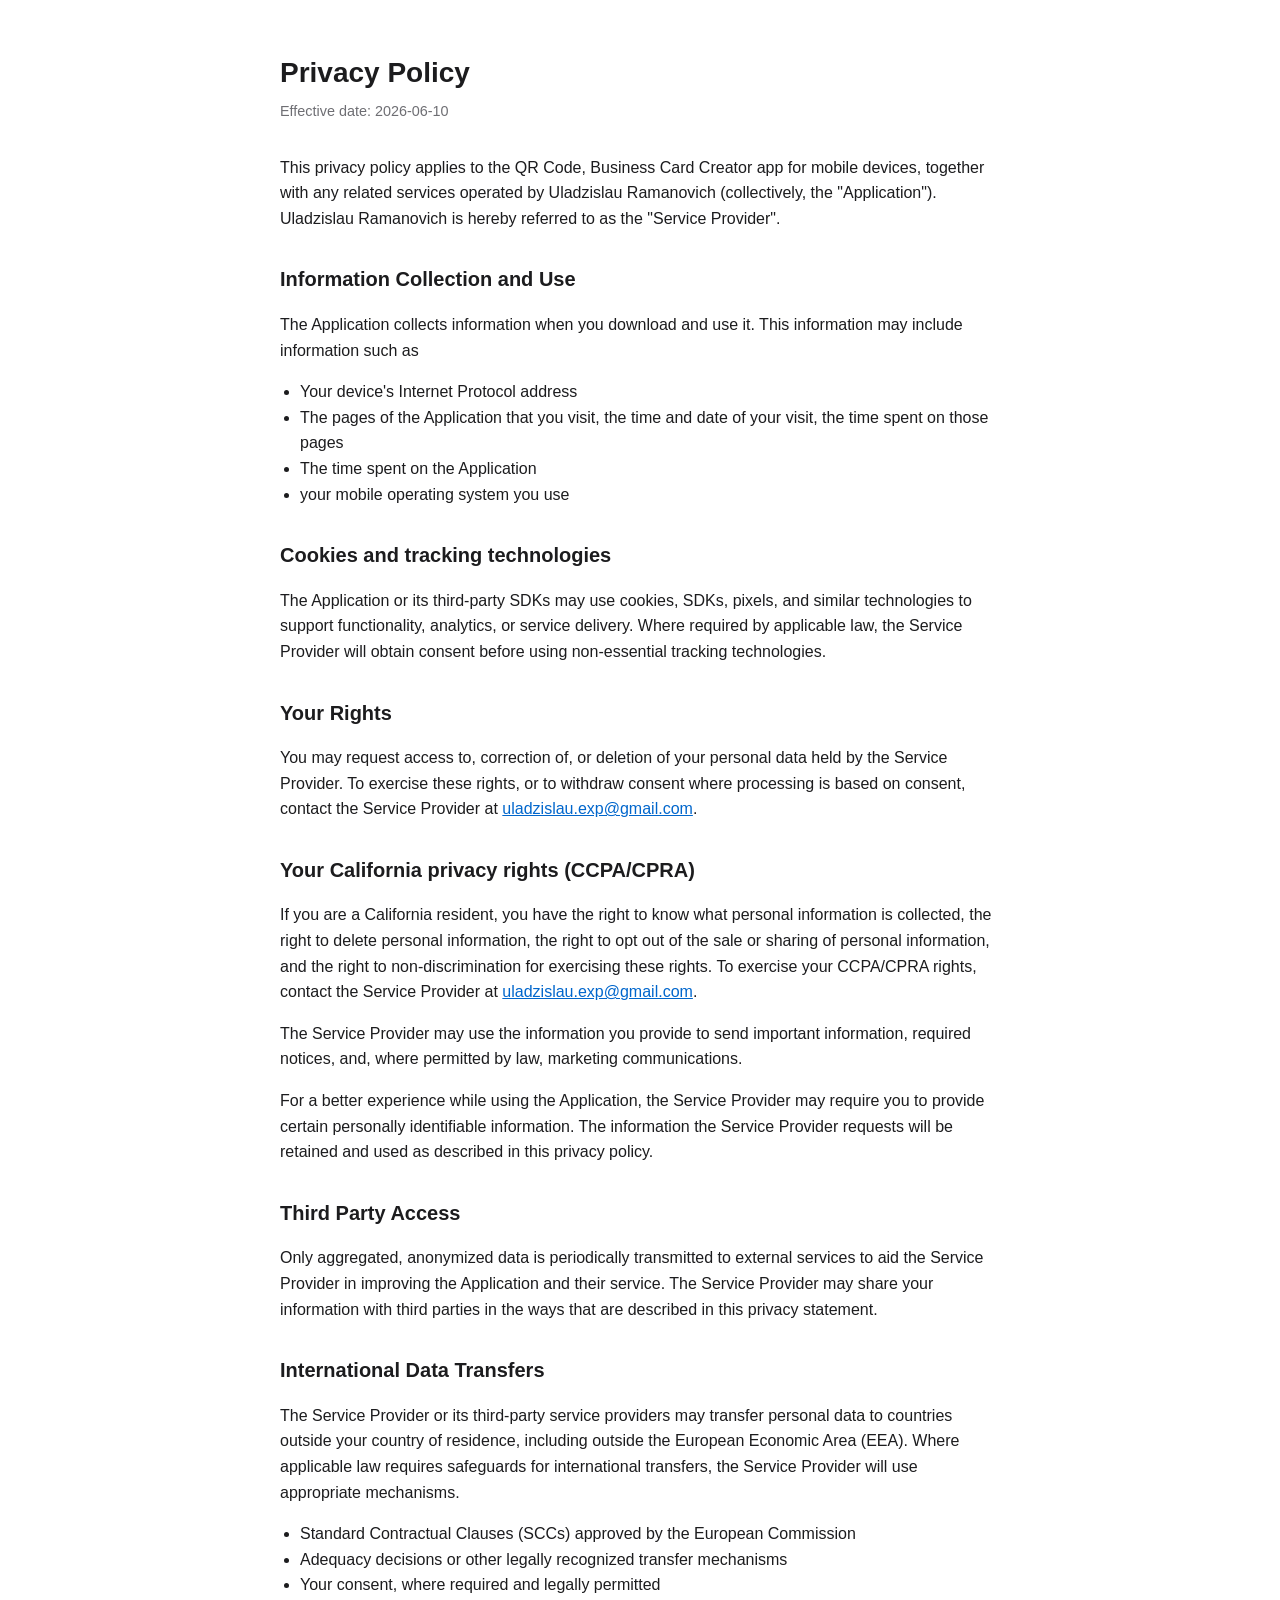
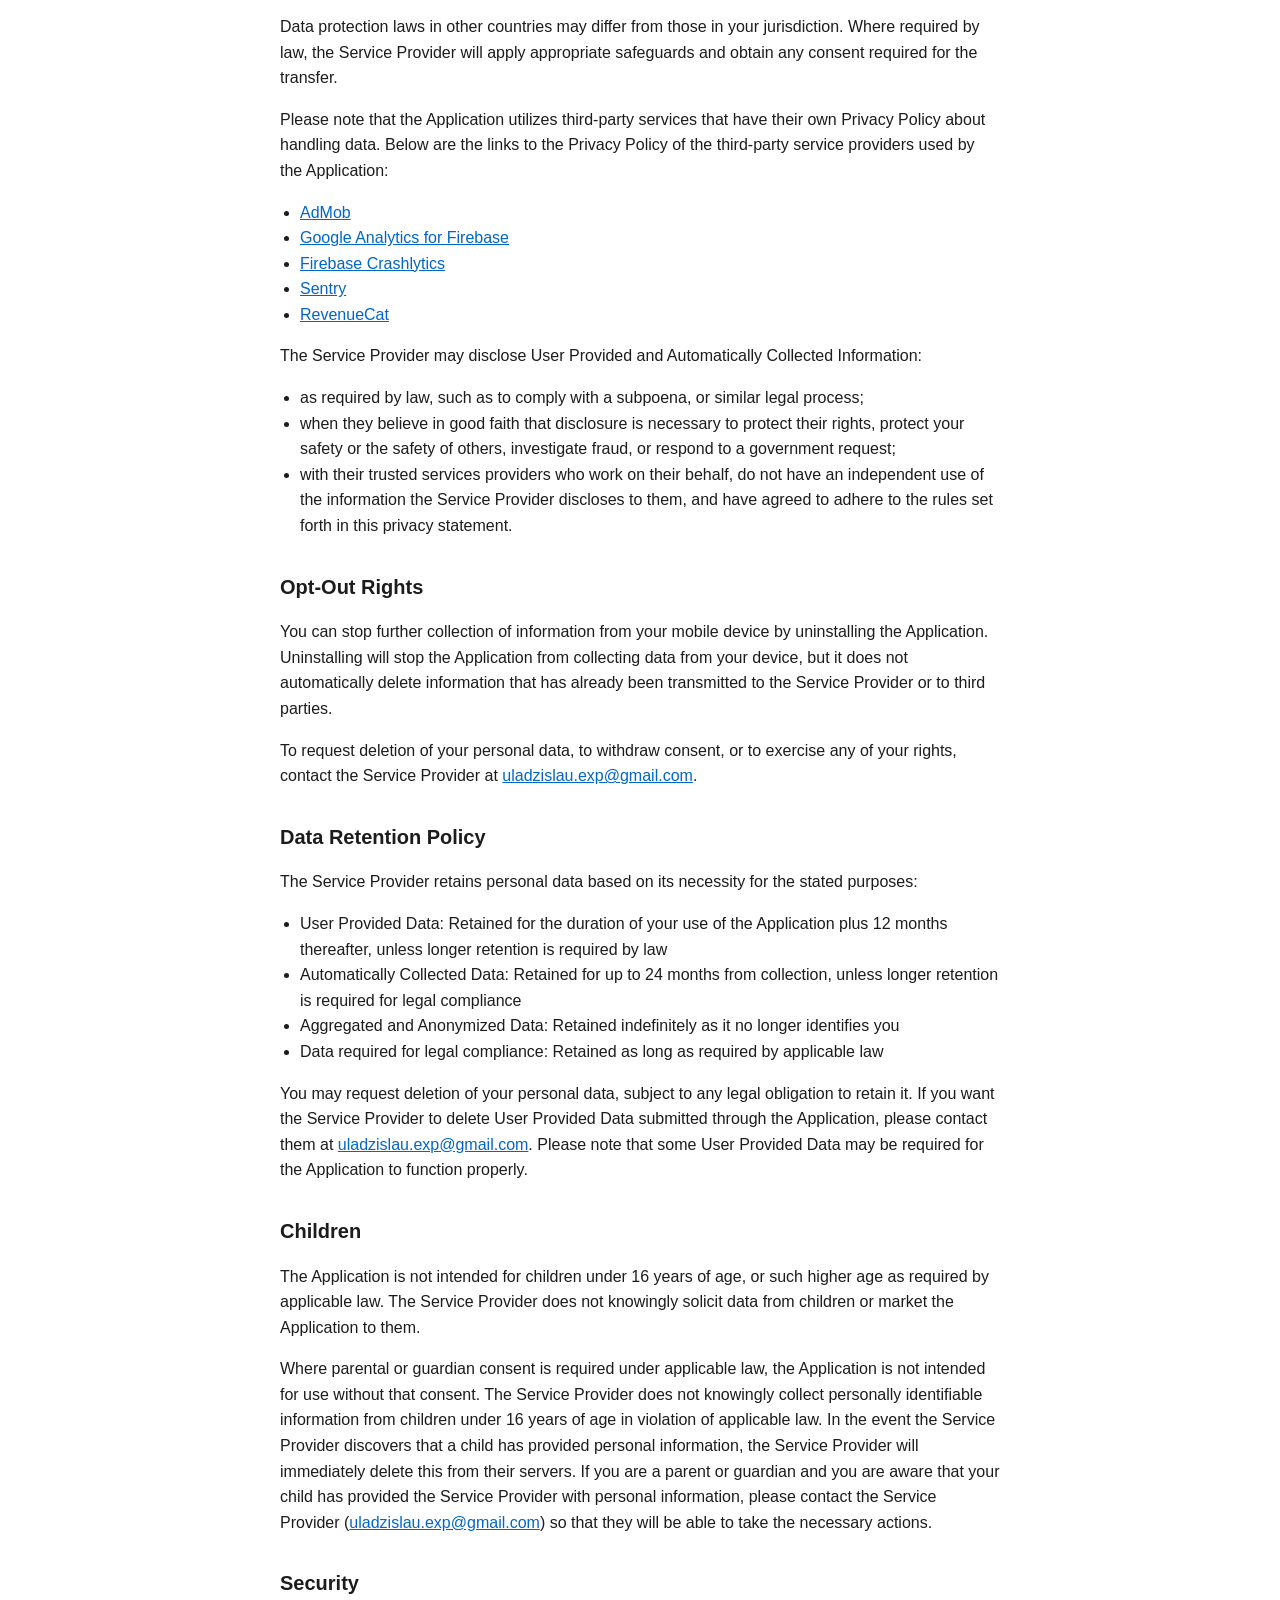
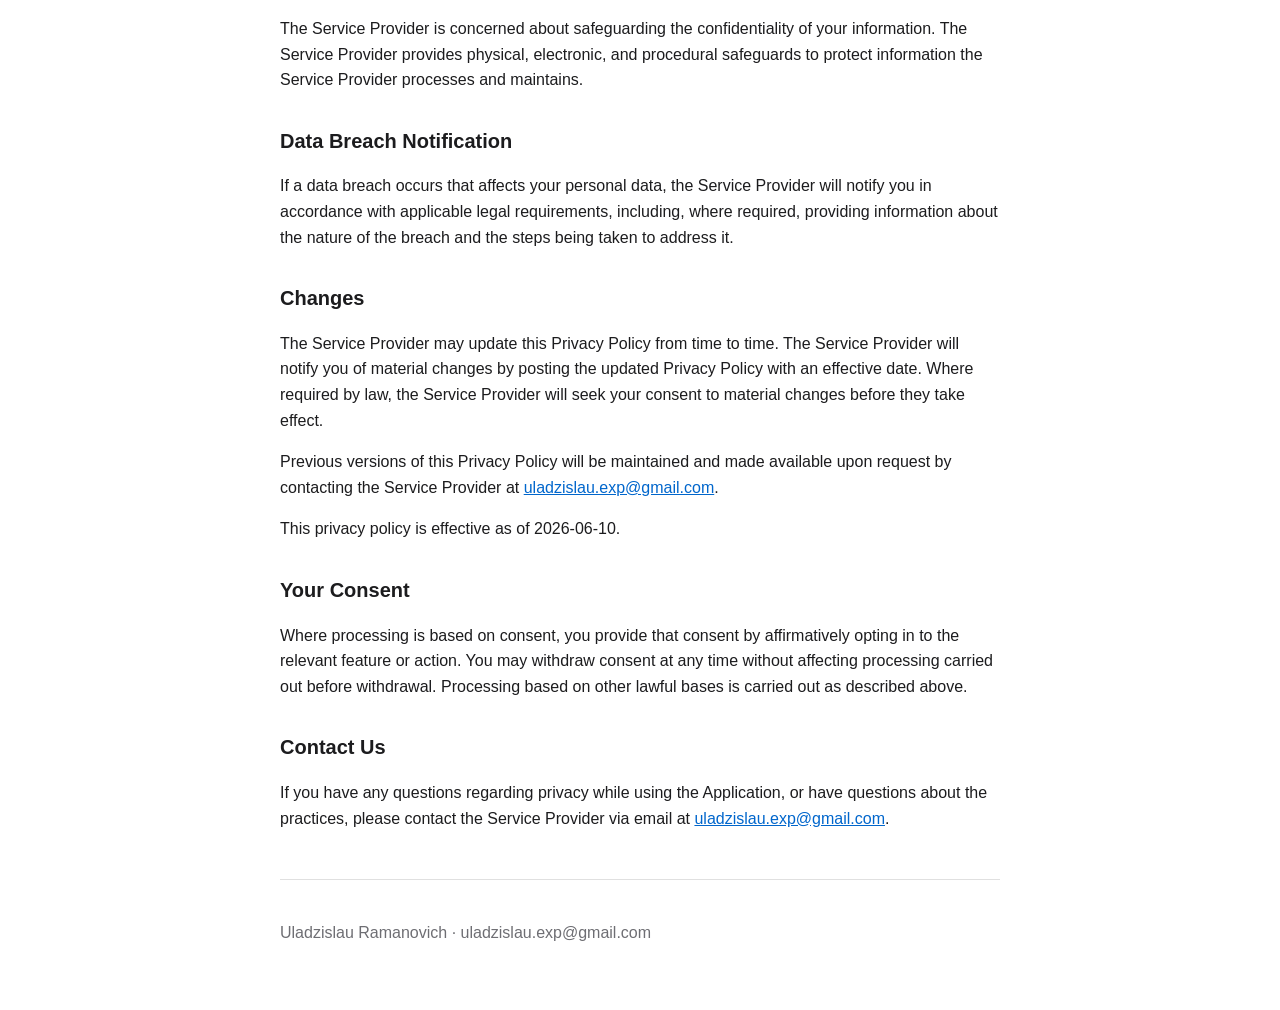
<file: qr-code-business-card/privacy.html>
<!DOCTYPE html>
<html lang="en">
<head>
  <meta charset="UTF-8">
  <meta name="viewport" content="width=device-width, initial-scale=1.0">
  <title>Privacy Policy — QR Code, Business Card</title>
  <link rel="stylesheet" href="../style.css">
</head>
<body>
  <main>
    <h1>Privacy Policy</h1>
    <p class="updated">Effective date: 2026-06-10</p>

    <p>This privacy policy applies to the QR Code, Business Card Creator app for mobile devices, together with any related services operated by Uladzislau Ramanovich (collectively, the "Application"). Uladzislau Ramanovich is hereby referred to as the "Service Provider".</p>

    <h2>Information Collection and Use</h2>
    <p>The Application collects information when you download and use it. This information may include information such as</p>
    <ul>
      <li>Your device's Internet Protocol address</li>
      <li>The pages of the Application that you visit, the time and date of your visit, the time spent on those pages</li>
      <li>The time spent on the Application</li>
      <li>your mobile operating system you use</li>
    </ul>

    <h2>Cookies and tracking technologies</h2>
    <p>The Application or its third-party SDKs may use cookies, SDKs, pixels, and similar technologies to support functionality, analytics, or service delivery. Where required by applicable law, the Service Provider will obtain consent before using non-essential tracking technologies.</p>

    <h2>Your Rights</h2>
    <p>You may request access to, correction of, or deletion of your personal data held by the Service Provider. To exercise these rights, or to withdraw consent where processing is based on consent, contact the Service Provider at <a href="mailto:uladzislau.exp@gmail.com">uladzislau.exp@gmail.com</a>.</p>

    <h2>Your California privacy rights (CCPA/CPRA)</h2>
    <p>If you are a California resident, you have the right to know what personal information is collected, the right to delete personal information, the right to opt out of the sale or sharing of personal information, and the right to non-discrimination for exercising these rights. To exercise your CCPA/CPRA rights, contact the Service Provider at <a href="mailto:uladzislau.exp@gmail.com">uladzislau.exp@gmail.com</a>.</p>
    <p>The Service Provider may use the information you provide to send important information, required notices, and, where permitted by law, marketing communications.</p>
    <p>For a better experience while using the Application, the Service Provider may require you to provide certain personally identifiable information. The information the Service Provider requests will be retained and used as described in this privacy policy.</p>

    <h2>Third Party Access</h2>
    <p>Only aggregated, anonymized data is periodically transmitted to external services to aid the Service Provider in improving the Application and their service. The Service Provider may share your information with third parties in the ways that are described in this privacy statement.</p>

    <h2>International Data Transfers</h2>
    <p>The Service Provider or its third-party service providers may transfer personal data to countries outside your country of residence, including outside the European Economic Area (EEA). Where applicable law requires safeguards for international transfers, the Service Provider will use appropriate mechanisms.</p>
    <ul>
      <li>Standard Contractual Clauses (SCCs) approved by the European Commission</li>
      <li>Adequacy decisions or other legally recognized transfer mechanisms</li>
      <li>Your consent, where required and legally permitted</li>
    </ul>
    <p>Data protection laws in other countries may differ from those in your jurisdiction. Where required by law, the Service Provider will apply appropriate safeguards and obtain any consent required for the transfer.</p>
    <p>Please note that the Application utilizes third-party services that have their own Privacy Policy about handling data. Below are the links to the Privacy Policy of the third-party service providers used by the Application:</p>
    <ul>
      <li><a href="https://policies.google.com/technologies/partner-sites">AdMob</a></li>
      <li><a href="https://firebase.google.com/support/privacy">Google Analytics for Firebase</a></li>
      <li><a href="https://firebase.google.com/support/privacy/">Firebase Crashlytics</a></li>
      <li><a href="https://sentry.io/privacy/">Sentry</a></li>
      <li><a href="https://www.revenuecat.com/privacy">RevenueCat</a></li>
    </ul>
    <p>The Service Provider may disclose User Provided and Automatically Collected Information:</p>
    <ul>
      <li>as required by law, such as to comply with a subpoena, or similar legal process;</li>
      <li>when they believe in good faith that disclosure is necessary to protect their rights, protect your safety or the safety of others, investigate fraud, or respond to a government request;</li>
      <li>with their trusted services providers who work on their behalf, do not have an independent use of the information the Service Provider discloses to them, and have agreed to adhere to the rules set forth in this privacy statement.</li>
    </ul>

    <h2>Opt-Out Rights</h2>
    <p>You can stop further collection of information from your mobile device by uninstalling the Application. Uninstalling will stop the Application from collecting data from your device, but it does not automatically delete information that has already been transmitted to the Service Provider or to third parties.</p>
    <p>To request deletion of your personal data, to withdraw consent, or to exercise any of your rights, contact the Service Provider at <a href="mailto:uladzislau.exp@gmail.com">uladzislau.exp@gmail.com</a>.</p>

    <h2>Data Retention Policy</h2>
    <p>The Service Provider retains personal data based on its necessity for the stated purposes:</p>
    <ul>
      <li>User Provided Data: Retained for the duration of your use of the Application plus 12 months thereafter, unless longer retention is required by law</li>
      <li>Automatically Collected Data: Retained for up to 24 months from collection, unless longer retention is required for legal compliance</li>
      <li>Aggregated and Anonymized Data: Retained indefinitely as it no longer identifies you</li>
      <li>Data required for legal compliance: Retained as long as required by applicable law</li>
    </ul>
    <p>You may request deletion of your personal data, subject to any legal obligation to retain it. If you want the Service Provider to delete User Provided Data submitted through the Application, please contact them at <a href="mailto:uladzislau.exp@gmail.com">uladzislau.exp@gmail.com</a>. Please note that some User Provided Data may be required for the Application to function properly.</p>

    <h2>Children</h2>
    <p>The Application is not intended for children under 16 years of age, or such higher age as required by applicable law. The Service Provider does not knowingly solicit data from children or market the Application to them.</p>
    <p>Where parental or guardian consent is required under applicable law, the Application is not intended for use without that consent. The Service Provider does not knowingly collect personally identifiable information from children under 16 years of age in violation of applicable law. In the event the Service Provider discovers that a child has provided personal information, the Service Provider will immediately delete this from their servers. If you are a parent or guardian and you are aware that your child has provided the Service Provider with personal information, please contact the Service Provider (<a href="mailto:uladzislau.exp@gmail.com">uladzislau.exp@gmail.com</a>) so that they will be able to take the necessary actions.</p>

    <h2>Security</h2>
    <p>The Service Provider is concerned about safeguarding the confidentiality of your information. The Service Provider provides physical, electronic, and procedural safeguards to protect information the Service Provider processes and maintains.</p>

    <h2>Data Breach Notification</h2>
    <p>If a data breach occurs that affects your personal data, the Service Provider will notify you in accordance with applicable legal requirements, including, where required, providing information about the nature of the breach and the steps being taken to address it.</p>

    <h2>Changes</h2>
    <p>The Service Provider may update this Privacy Policy from time to time. The Service Provider will notify you of material changes by posting the updated Privacy Policy with an effective date. Where required by law, the Service Provider will seek your consent to material changes before they take effect.</p>
    <p>Previous versions of this Privacy Policy will be maintained and made available upon request by contacting the Service Provider at <a href="mailto:uladzislau.exp@gmail.com">uladzislau.exp@gmail.com</a>.</p>
    <p>This privacy policy is effective as of 2026-06-10.</p>

    <h2>Your Consent</h2>
    <p>Where processing is based on consent, you provide that consent by affirmatively opting in to the relevant feature or action. You may withdraw consent at any time without affecting processing carried out before withdrawal. Processing based on other lawful bases is carried out as described above.</p>

    <h2>Contact Us</h2>
    <p>If you have any questions regarding privacy while using the Application, or have questions about the practices, please contact the Service Provider via email at <a href="mailto:uladzislau.exp@gmail.com">uladzislau.exp@gmail.com</a>.</p>

    <footer>
      <p>Uladzislau Ramanovich &middot; uladzislau.exp@gmail.com</p>
    </footer>
  </main>
</body>
</html>
</file>
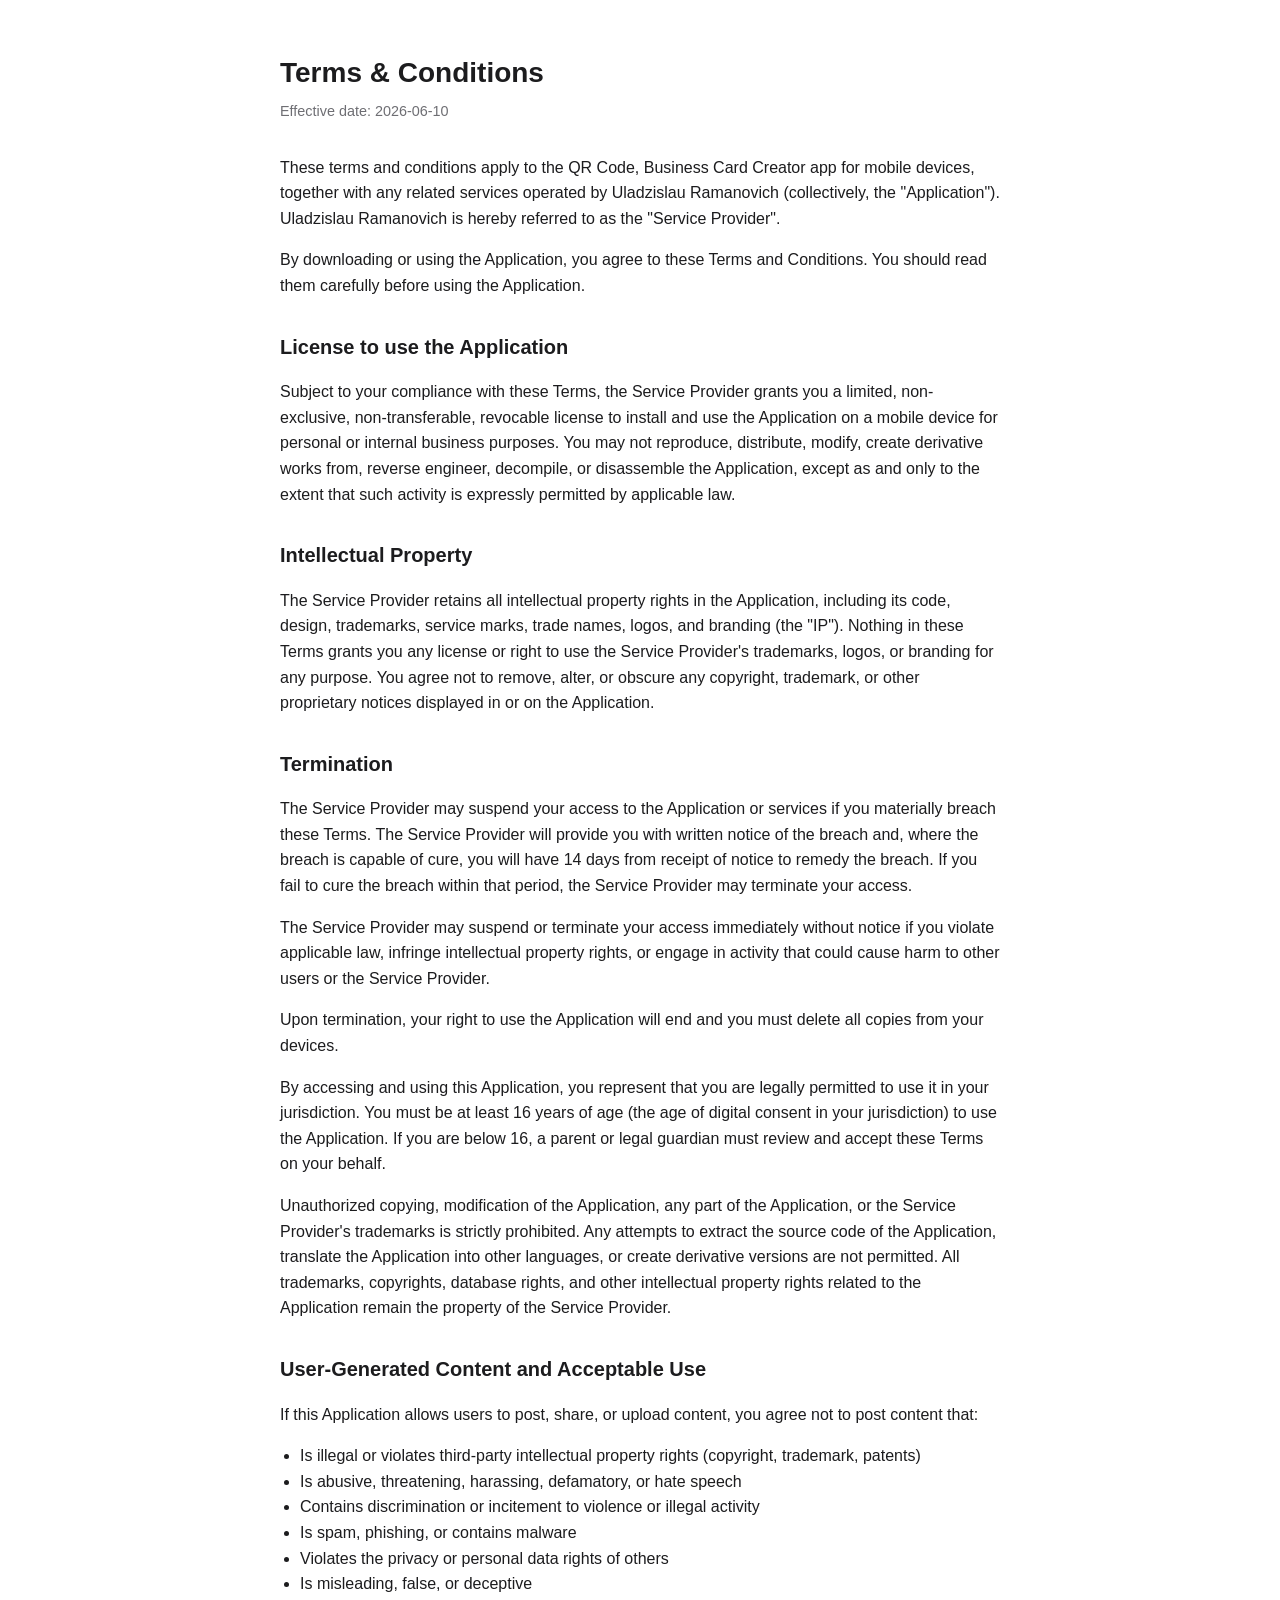
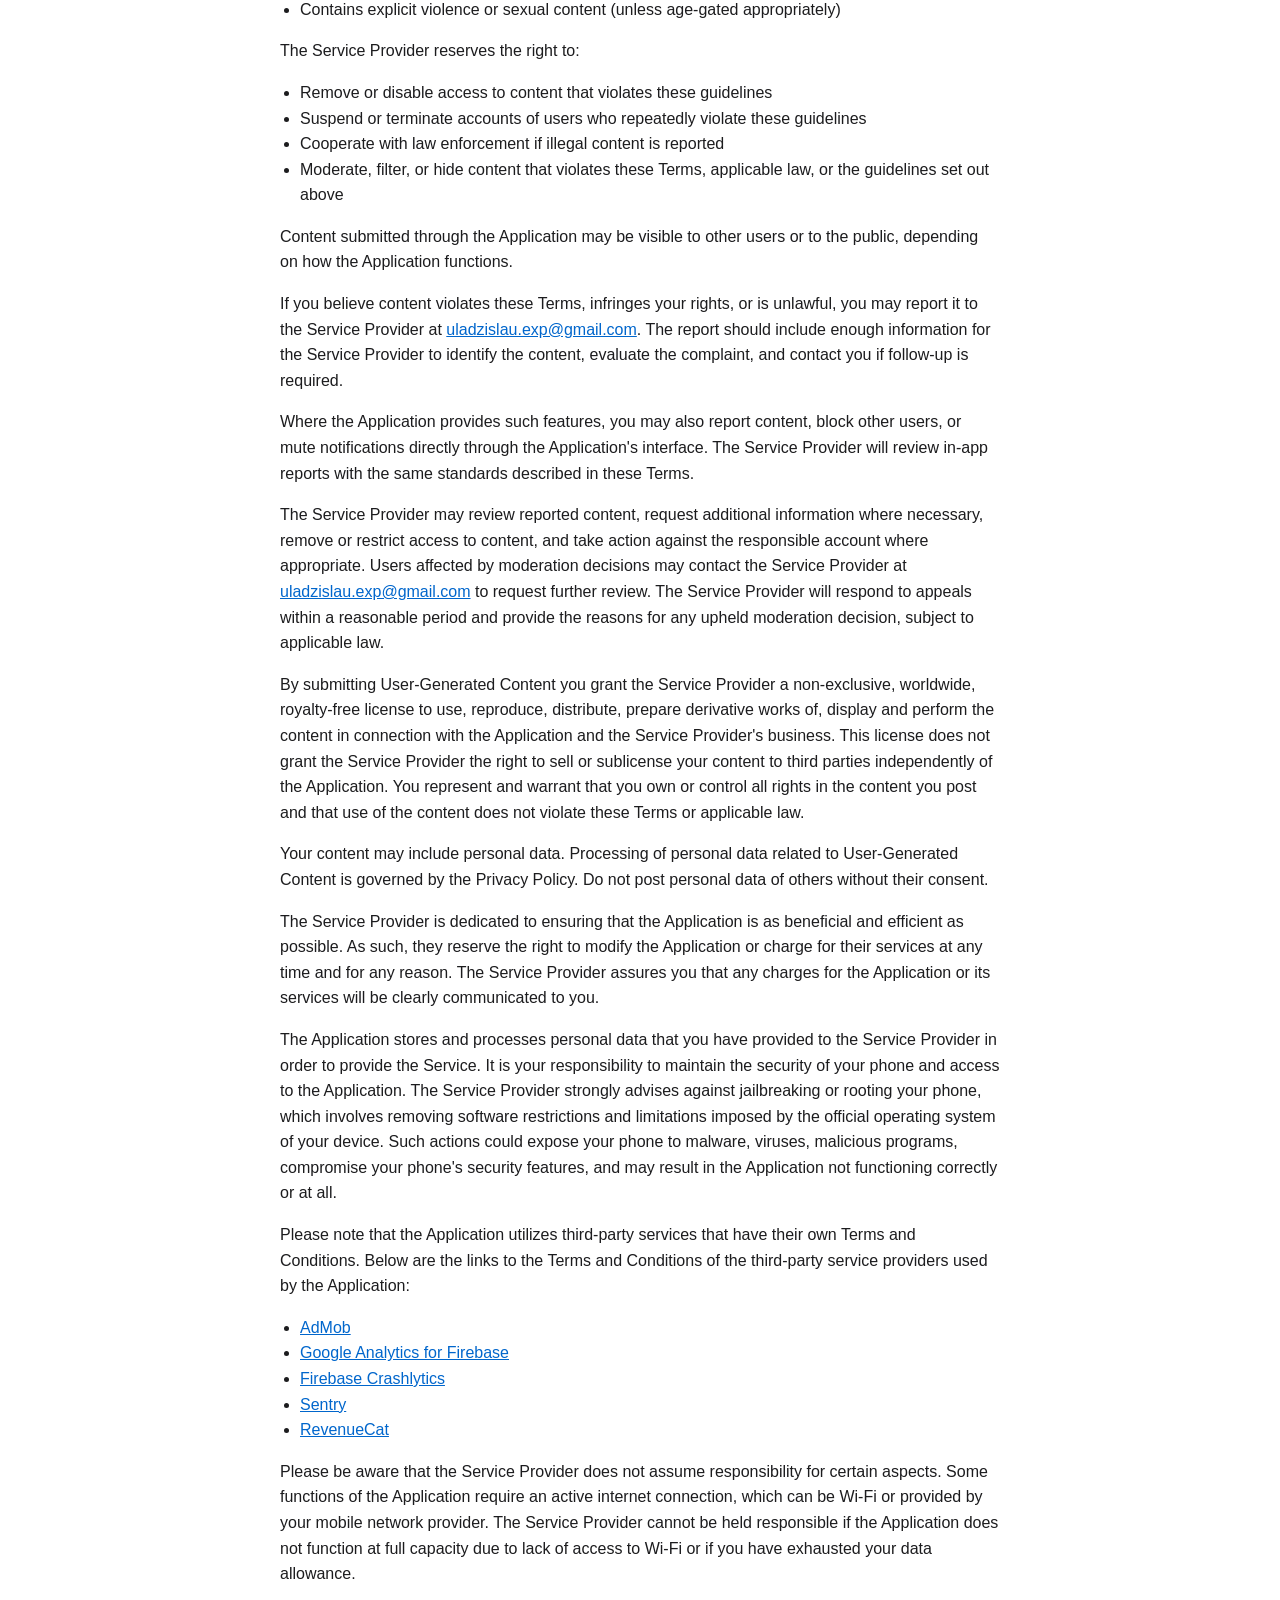
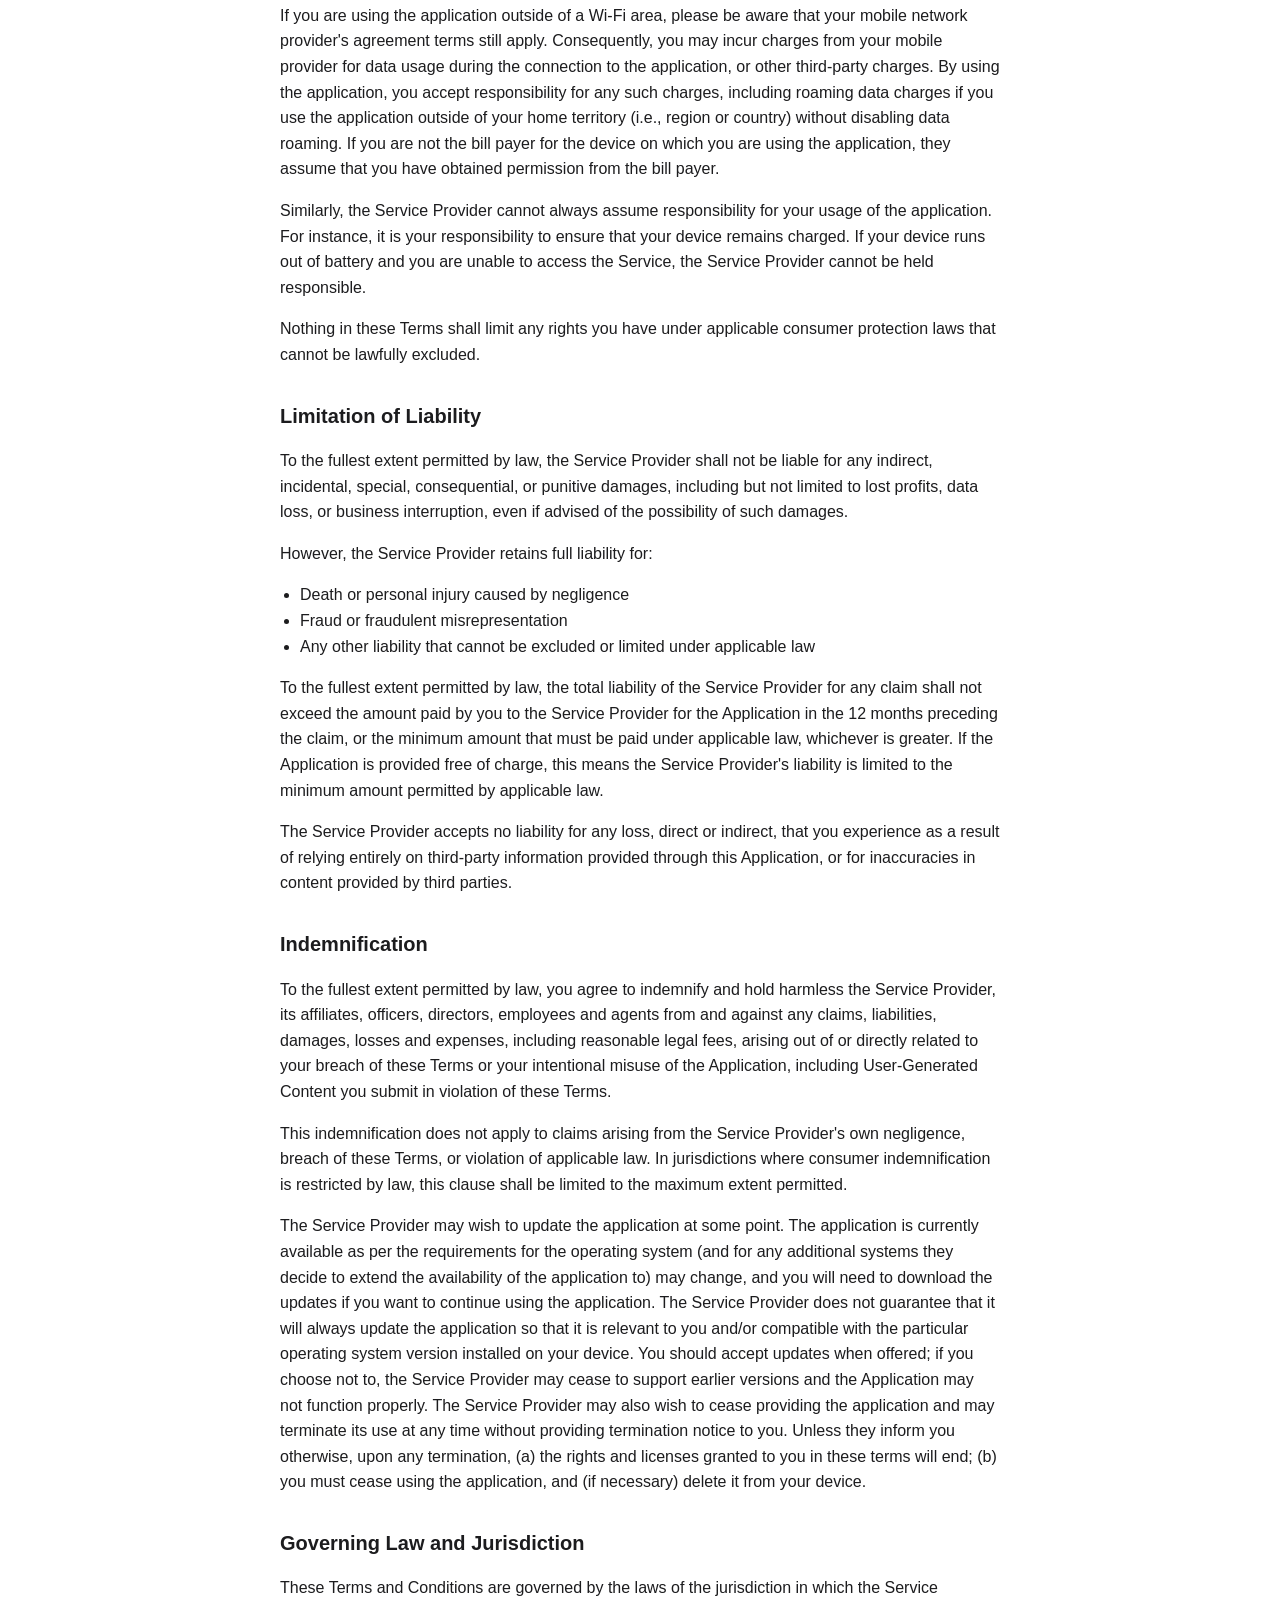
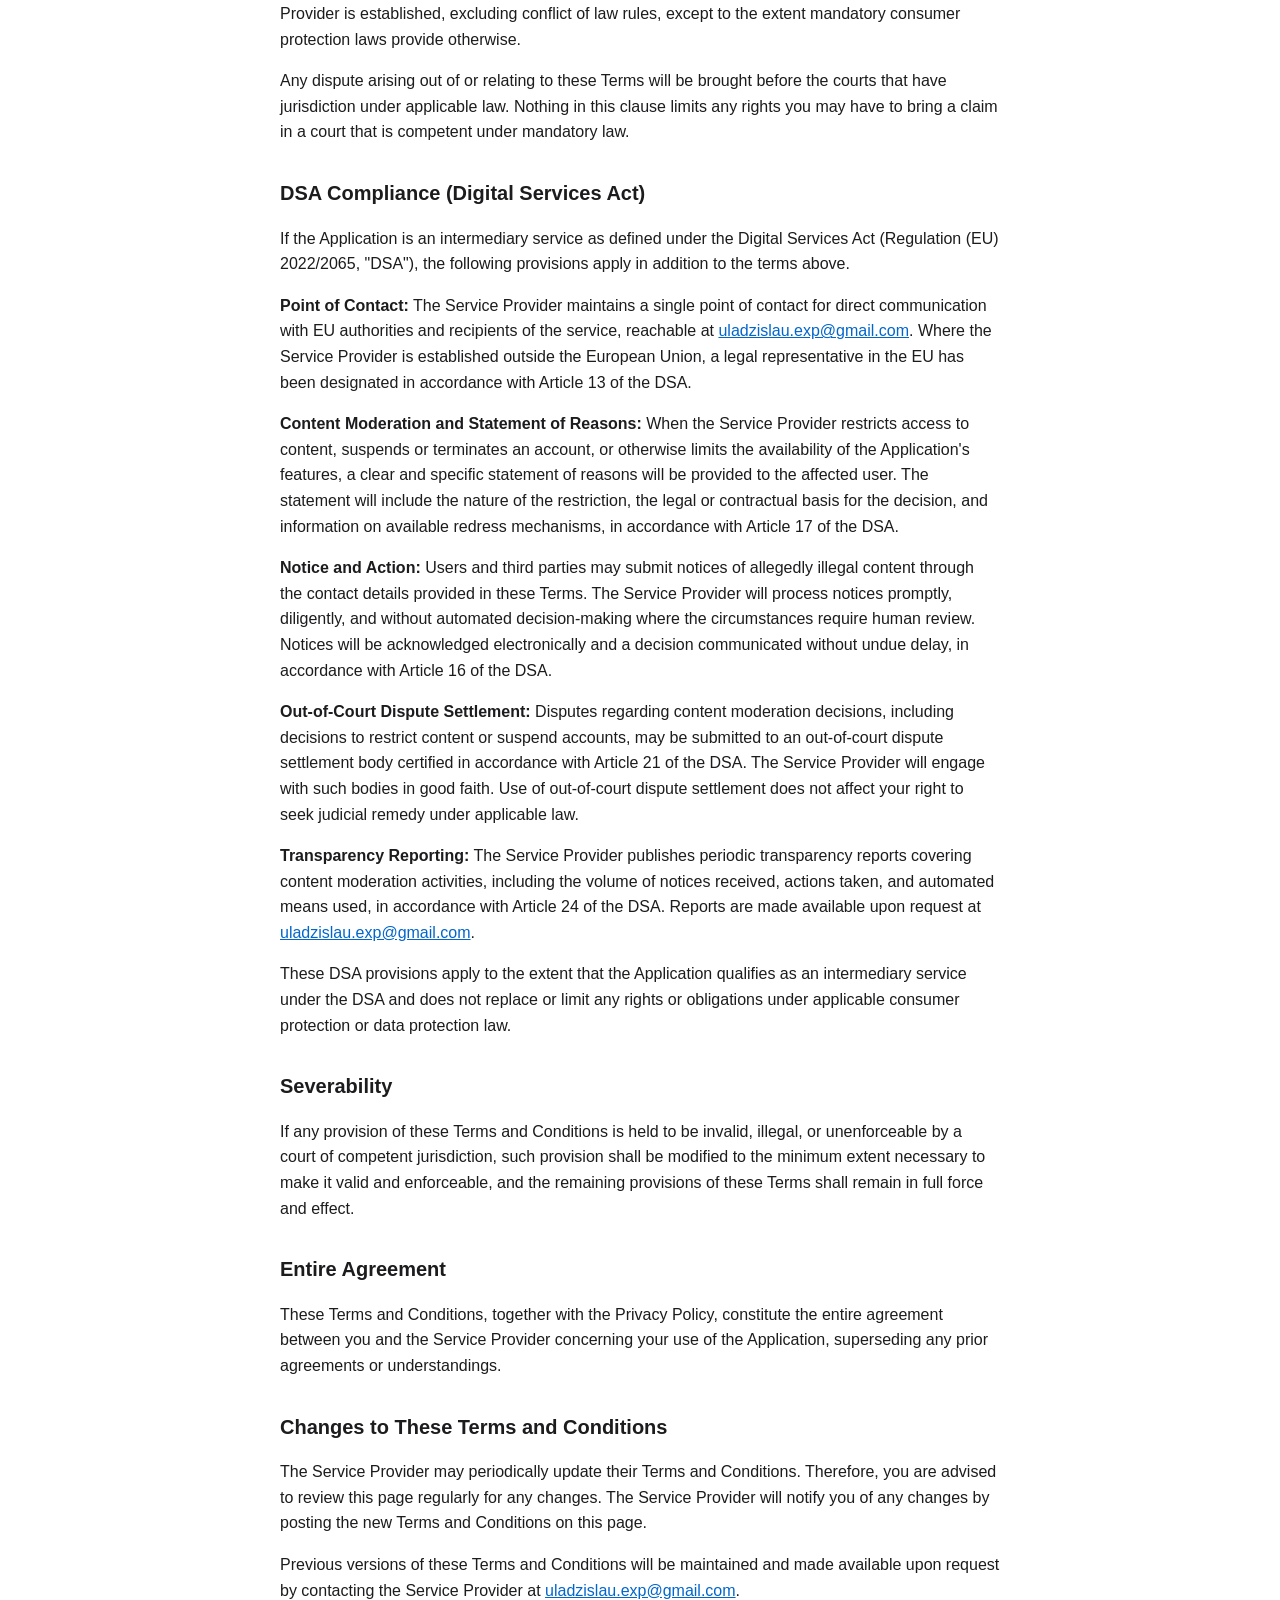
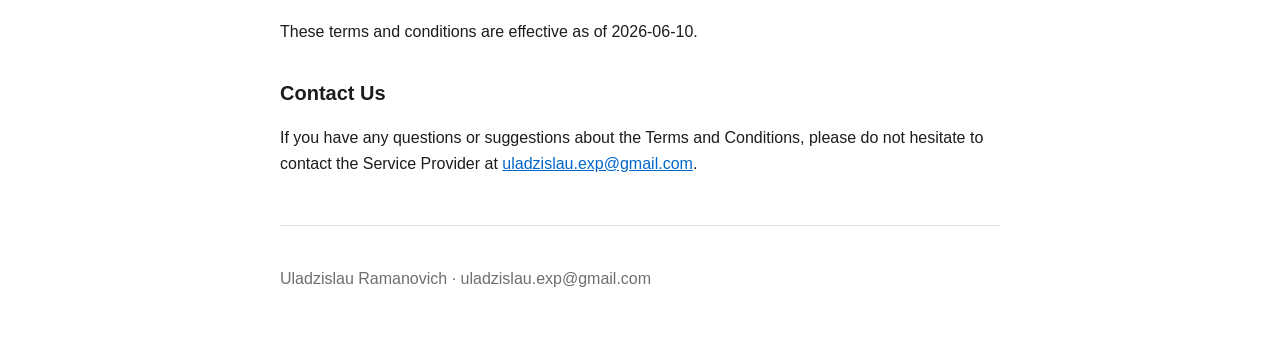
<file: qr-code-business-card/terms.html>
<!DOCTYPE html>
<html lang="en">
<head>
  <meta charset="UTF-8">
  <meta name="viewport" content="width=device-width, initial-scale=1.0">
  <title>Terms &amp; Conditions — QR Code, Business Card</title>
  <link rel="stylesheet" href="../style.css">
</head>
<body>
  <main>
    <h1>Terms &amp; Conditions</h1>
    <p class="updated">Effective date: 2026-06-10</p>

    <p>These terms and conditions apply to the QR Code, Business Card Creator app for mobile devices, together with any related services operated by Uladzislau Ramanovich (collectively, the "Application"). Uladzislau Ramanovich is hereby referred to as the "Service Provider".</p>
    <p>By downloading or using the Application, you agree to these Terms and Conditions. You should read them carefully before using the Application.</p>

    <h2>License to use the Application</h2>
    <p>Subject to your compliance with these Terms, the Service Provider grants you a limited, non-exclusive, non-transferable, revocable license to install and use the Application on a mobile device for personal or internal business purposes. You may not reproduce, distribute, modify, create derivative works from, reverse engineer, decompile, or disassemble the Application, except as and only to the extent that such activity is expressly permitted by applicable law.</p>

    <h2>Intellectual Property</h2>
    <p>The Service Provider retains all intellectual property rights in the Application, including its code, design, trademarks, service marks, trade names, logos, and branding (the "IP"). Nothing in these Terms grants you any license or right to use the Service Provider's trademarks, logos, or branding for any purpose. You agree not to remove, alter, or obscure any copyright, trademark, or other proprietary notices displayed in or on the Application.</p>

    <h2>Termination</h2>
    <p>The Service Provider may suspend your access to the Application or services if you materially breach these Terms. The Service Provider will provide you with written notice of the breach and, where the breach is capable of cure, you will have 14 days from receipt of notice to remedy the breach. If you fail to cure the breach within that period, the Service Provider may terminate your access.</p>
    <p>The Service Provider may suspend or terminate your access immediately without notice if you violate applicable law, infringe intellectual property rights, or engage in activity that could cause harm to other users or the Service Provider.</p>
    <p>Upon termination, your right to use the Application will end and you must delete all copies from your devices.</p>
    <p>By accessing and using this Application, you represent that you are legally permitted to use it in your jurisdiction. You must be at least 16 years of age (the age of digital consent in your jurisdiction) to use the Application. If you are below 16, a parent or legal guardian must review and accept these Terms on your behalf.</p>
    <p>Unauthorized copying, modification of the Application, any part of the Application, or the Service Provider's trademarks is strictly prohibited. Any attempts to extract the source code of the Application, translate the Application into other languages, or create derivative versions are not permitted. All trademarks, copyrights, database rights, and other intellectual property rights related to the Application remain the property of the Service Provider.</p>

    <h2>User-Generated Content and Acceptable Use</h2>
    <p>If this Application allows users to post, share, or upload content, you agree not to post content that:</p>
    <ul>
      <li>Is illegal or violates third-party intellectual property rights (copyright, trademark, patents)</li>
      <li>Is abusive, threatening, harassing, defamatory, or hate speech</li>
      <li>Contains discrimination or incitement to violence or illegal activity</li>
      <li>Is spam, phishing, or contains malware</li>
      <li>Violates the privacy or personal data rights of others</li>
      <li>Is misleading, false, or deceptive</li>
      <li>Contains explicit violence or sexual content (unless age-gated appropriately)</li>
    </ul>
    <p>The Service Provider reserves the right to:</p>
    <ul>
      <li>Remove or disable access to content that violates these guidelines</li>
      <li>Suspend or terminate accounts of users who repeatedly violate these guidelines</li>
      <li>Cooperate with law enforcement if illegal content is reported</li>
      <li>Moderate, filter, or hide content that violates these Terms, applicable law, or the guidelines set out above</li>
    </ul>
    <p>Content submitted through the Application may be visible to other users or to the public, depending on how the Application functions.</p>
    <p>If you believe content violates these Terms, infringes your rights, or is unlawful, you may report it to the Service Provider at <a href="mailto:uladzislau.exp@gmail.com">uladzislau.exp@gmail.com</a>. The report should include enough information for the Service Provider to identify the content, evaluate the complaint, and contact you if follow-up is required.</p>
    <p>Where the Application provides such features, you may also report content, block other users, or mute notifications directly through the Application's interface. The Service Provider will review in-app reports with the same standards described in these Terms.</p>
    <p>The Service Provider may review reported content, request additional information where necessary, remove or restrict access to content, and take action against the responsible account where appropriate. Users affected by moderation decisions may contact the Service Provider at <a href="mailto:uladzislau.exp@gmail.com">uladzislau.exp@gmail.com</a> to request further review. The Service Provider will respond to appeals within a reasonable period and provide the reasons for any upheld moderation decision, subject to applicable law.</p>
    <p>By submitting User-Generated Content you grant the Service Provider a non-exclusive, worldwide, royalty-free license to use, reproduce, distribute, prepare derivative works of, display and perform the content in connection with the Application and the Service Provider's business. This license does not grant the Service Provider the right to sell or sublicense your content to third parties independently of the Application. You represent and warrant that you own or control all rights in the content you post and that use of the content does not violate these Terms or applicable law.</p>
    <p>Your content may include personal data. Processing of personal data related to User-Generated Content is governed by the Privacy Policy. Do not post personal data of others without their consent.</p>
    <p>The Service Provider is dedicated to ensuring that the Application is as beneficial and efficient as possible. As such, they reserve the right to modify the Application or charge for their services at any time and for any reason. The Service Provider assures you that any charges for the Application or its services will be clearly communicated to you.</p>
    <p>The Application stores and processes personal data that you have provided to the Service Provider in order to provide the Service. It is your responsibility to maintain the security of your phone and access to the Application. The Service Provider strongly advises against jailbreaking or rooting your phone, which involves removing software restrictions and limitations imposed by the official operating system of your device. Such actions could expose your phone to malware, viruses, malicious programs, compromise your phone's security features, and may result in the Application not functioning correctly or at all.</p>
    <p>Please note that the Application utilizes third-party services that have their own Terms and Conditions. Below are the links to the Terms and Conditions of the third-party service providers used by the Application:</p>
    <ul>
      <li><a href="https://developers.google.com/admob/terms">AdMob</a></li>
      <li><a href="https://www.google.com/analytics/terms/">Google Analytics for Firebase</a></li>
      <li><a href="https://firebase.google.com/terms/crashlytics">Firebase Crashlytics</a></li>
      <li><a href="https://sentry.io/terms/">Sentry</a></li>
      <li><a href="https://www.revenuecat.com/terms">RevenueCat</a></li>
    </ul>
    <p>Please be aware that the Service Provider does not assume responsibility for certain aspects. Some functions of the Application require an active internet connection, which can be Wi-Fi or provided by your mobile network provider. The Service Provider cannot be held responsible if the Application does not function at full capacity due to lack of access to Wi-Fi or if you have exhausted your data allowance.</p>
    <p>If you are using the application outside of a Wi-Fi area, please be aware that your mobile network provider's agreement terms still apply. Consequently, you may incur charges from your mobile provider for data usage during the connection to the application, or other third-party charges. By using the application, you accept responsibility for any such charges, including roaming data charges if you use the application outside of your home territory (i.e., region or country) without disabling data roaming. If you are not the bill payer for the device on which you are using the application, they assume that you have obtained permission from the bill payer.</p>
    <p>Similarly, the Service Provider cannot always assume responsibility for your usage of the application. For instance, it is your responsibility to ensure that your device remains charged. If your device runs out of battery and you are unable to access the Service, the Service Provider cannot be held responsible.</p>
    <p>Nothing in these Terms shall limit any rights you have under applicable consumer protection laws that cannot be lawfully excluded.</p>

    <h2>Limitation of Liability</h2>
    <p>To the fullest extent permitted by law, the Service Provider shall not be liable for any indirect, incidental, special, consequential, or punitive damages, including but not limited to lost profits, data loss, or business interruption, even if advised of the possibility of such damages.</p>
    <p>However, the Service Provider retains full liability for:</p>
    <ul>
      <li>Death or personal injury caused by negligence</li>
      <li>Fraud or fraudulent misrepresentation</li>
      <li>Any other liability that cannot be excluded or limited under applicable law</li>
    </ul>
    <p>To the fullest extent permitted by law, the total liability of the Service Provider for any claim shall not exceed the amount paid by you to the Service Provider for the Application in the 12 months preceding the claim, or the minimum amount that must be paid under applicable law, whichever is greater. If the Application is provided free of charge, this means the Service Provider's liability is limited to the minimum amount permitted by applicable law.</p>
    <p>The Service Provider accepts no liability for any loss, direct or indirect, that you experience as a result of relying entirely on third-party information provided through this Application, or for inaccuracies in content provided by third parties.</p>

    <h2>Indemnification</h2>
    <p>To the fullest extent permitted by law, you agree to indemnify and hold harmless the Service Provider, its affiliates, officers, directors, employees and agents from and against any claims, liabilities, damages, losses and expenses, including reasonable legal fees, arising out of or directly related to your breach of these Terms or your intentional misuse of the Application, including User-Generated Content you submit in violation of these Terms.</p>
    <p>This indemnification does not apply to claims arising from the Service Provider's own negligence, breach of these Terms, or violation of applicable law. In jurisdictions where consumer indemnification is restricted by law, this clause shall be limited to the maximum extent permitted.</p>
    <p>The Service Provider may wish to update the application at some point. The application is currently available as per the requirements for the operating system (and for any additional systems they decide to extend the availability of the application to) may change, and you will need to download the updates if you want to continue using the application. The Service Provider does not guarantee that it will always update the application so that it is relevant to you and/or compatible with the particular operating system version installed on your device. You should accept updates when offered; if you choose not to, the Service Provider may cease to support earlier versions and the Application may not function properly. The Service Provider may also wish to cease providing the application and may terminate its use at any time without providing termination notice to you. Unless they inform you otherwise, upon any termination, (a) the rights and licenses granted to you in these terms will end; (b) you must cease using the application, and (if necessary) delete it from your device.</p>

    <h2>Governing Law and Jurisdiction</h2>
    <p>These Terms and Conditions are governed by the laws of the jurisdiction in which the Service Provider is established, excluding conflict of law rules, except to the extent mandatory consumer protection laws provide otherwise.</p>
    <p>Any dispute arising out of or relating to these Terms will be brought before the courts that have jurisdiction under applicable law. Nothing in this clause limits any rights you may have to bring a claim in a court that is competent under mandatory law.</p>

    <h2>DSA Compliance (Digital Services Act)</h2>
    <p>If the Application is an intermediary service as defined under the Digital Services Act (Regulation (EU) 2022/2065, "DSA"), the following provisions apply in addition to the terms above.</p>
    <p><strong>Point of Contact:</strong> The Service Provider maintains a single point of contact for direct communication with EU authorities and recipients of the service, reachable at <a href="mailto:uladzislau.exp@gmail.com">uladzislau.exp@gmail.com</a>. Where the Service Provider is established outside the European Union, a legal representative in the EU has been designated in accordance with Article 13 of the DSA.</p>
    <p><strong>Content Moderation and Statement of Reasons:</strong> When the Service Provider restricts access to content, suspends or terminates an account, or otherwise limits the availability of the Application's features, a clear and specific statement of reasons will be provided to the affected user. The statement will include the nature of the restriction, the legal or contractual basis for the decision, and information on available redress mechanisms, in accordance with Article 17 of the DSA.</p>
    <p><strong>Notice and Action:</strong> Users and third parties may submit notices of allegedly illegal content through the contact details provided in these Terms. The Service Provider will process notices promptly, diligently, and without automated decision-making where the circumstances require human review. Notices will be acknowledged electronically and a decision communicated without undue delay, in accordance with Article 16 of the DSA.</p>
    <p><strong>Out-of-Court Dispute Settlement:</strong> Disputes regarding content moderation decisions, including decisions to restrict content or suspend accounts, may be submitted to an out-of-court dispute settlement body certified in accordance with Article 21 of the DSA. The Service Provider will engage with such bodies in good faith. Use of out-of-court dispute settlement does not affect your right to seek judicial remedy under applicable law.</p>
    <p><strong>Transparency Reporting:</strong> The Service Provider publishes periodic transparency reports covering content moderation activities, including the volume of notices received, actions taken, and automated means used, in accordance with Article 24 of the DSA. Reports are made available upon request at <a href="mailto:uladzislau.exp@gmail.com">uladzislau.exp@gmail.com</a>.</p>
    <p>These DSA provisions apply to the extent that the Application qualifies as an intermediary service under the DSA and does not replace or limit any rights or obligations under applicable consumer protection or data protection law.</p>

    <h2>Severability</h2>
    <p>If any provision of these Terms and Conditions is held to be invalid, illegal, or unenforceable by a court of competent jurisdiction, such provision shall be modified to the minimum extent necessary to make it valid and enforceable, and the remaining provisions of these Terms shall remain in full force and effect.</p>

    <h2>Entire Agreement</h2>
    <p>These Terms and Conditions, together with the Privacy Policy, constitute the entire agreement between you and the Service Provider concerning your use of the Application, superseding any prior agreements or understandings.</p>

    <h2>Changes to These Terms and Conditions</h2>
    <p>The Service Provider may periodically update their Terms and Conditions. Therefore, you are advised to review this page regularly for any changes. The Service Provider will notify you of any changes by posting the new Terms and Conditions on this page.</p>
    <p>Previous versions of these Terms and Conditions will be maintained and made available upon request by contacting the Service Provider at <a href="mailto:uladzislau.exp@gmail.com">uladzislau.exp@gmail.com</a>.</p>
    <p>These terms and conditions are effective as of 2026-06-10.</p>

    <h2>Contact Us</h2>
    <p>If you have any questions or suggestions about the Terms and Conditions, please do not hesitate to contact the Service Provider at <a href="mailto:uladzislau.exp@gmail.com">uladzislau.exp@gmail.com</a>.</p>

    <footer>
      <p>Uladzislau Ramanovich &middot; uladzislau.exp@gmail.com</p>
    </footer>
  </main>
</body>
</html>
</file>
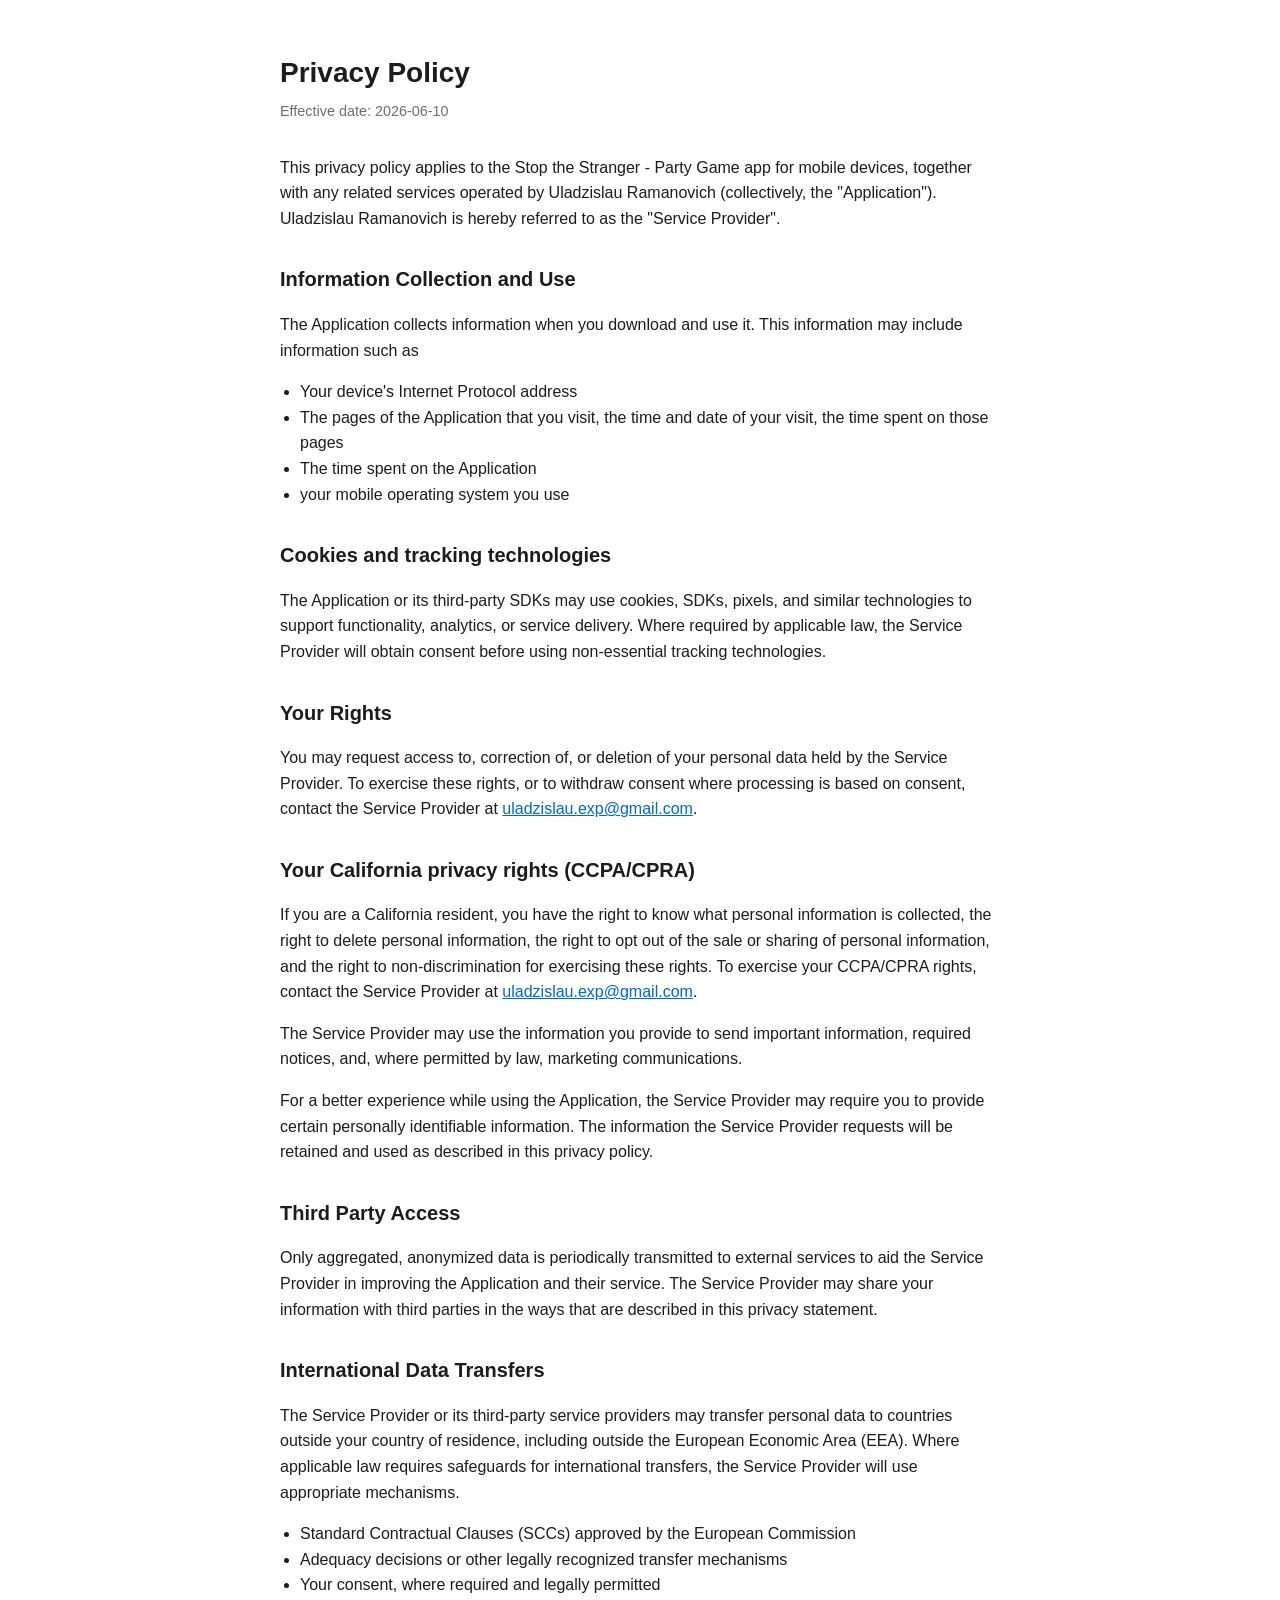
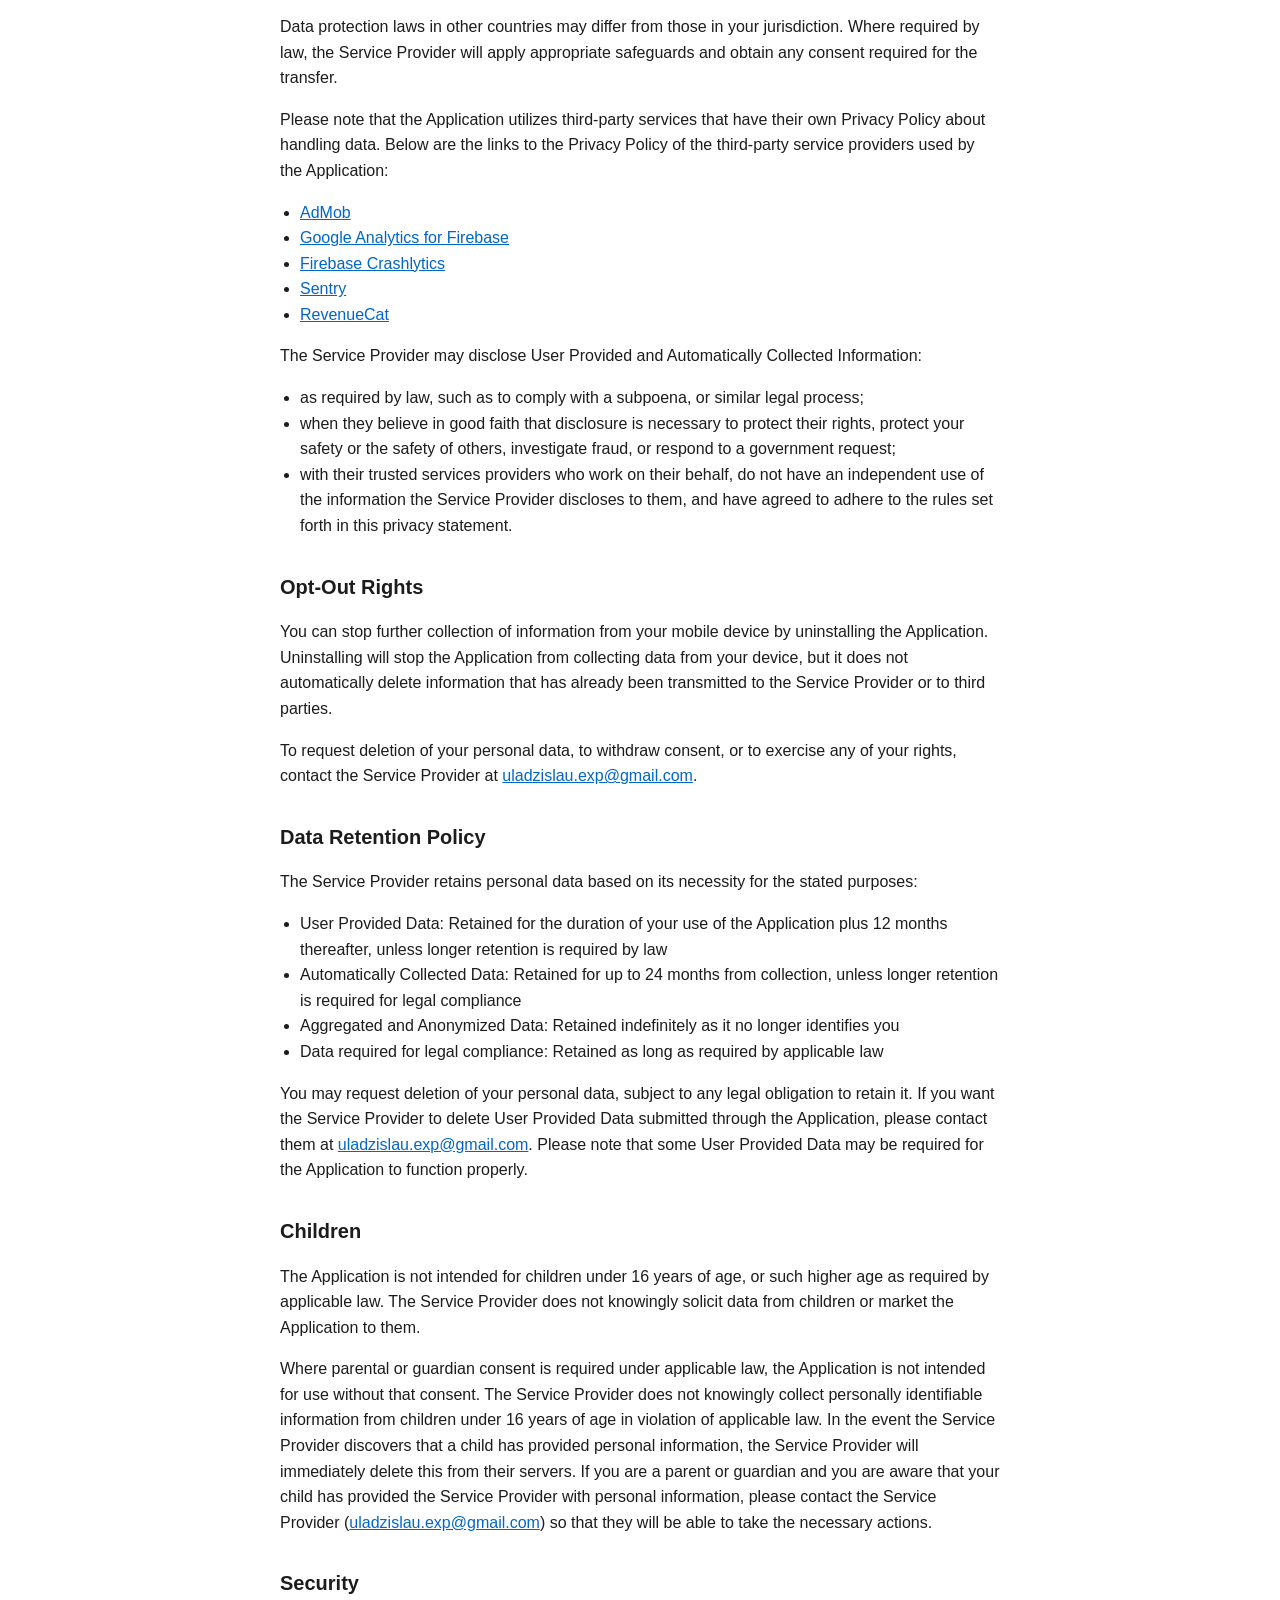
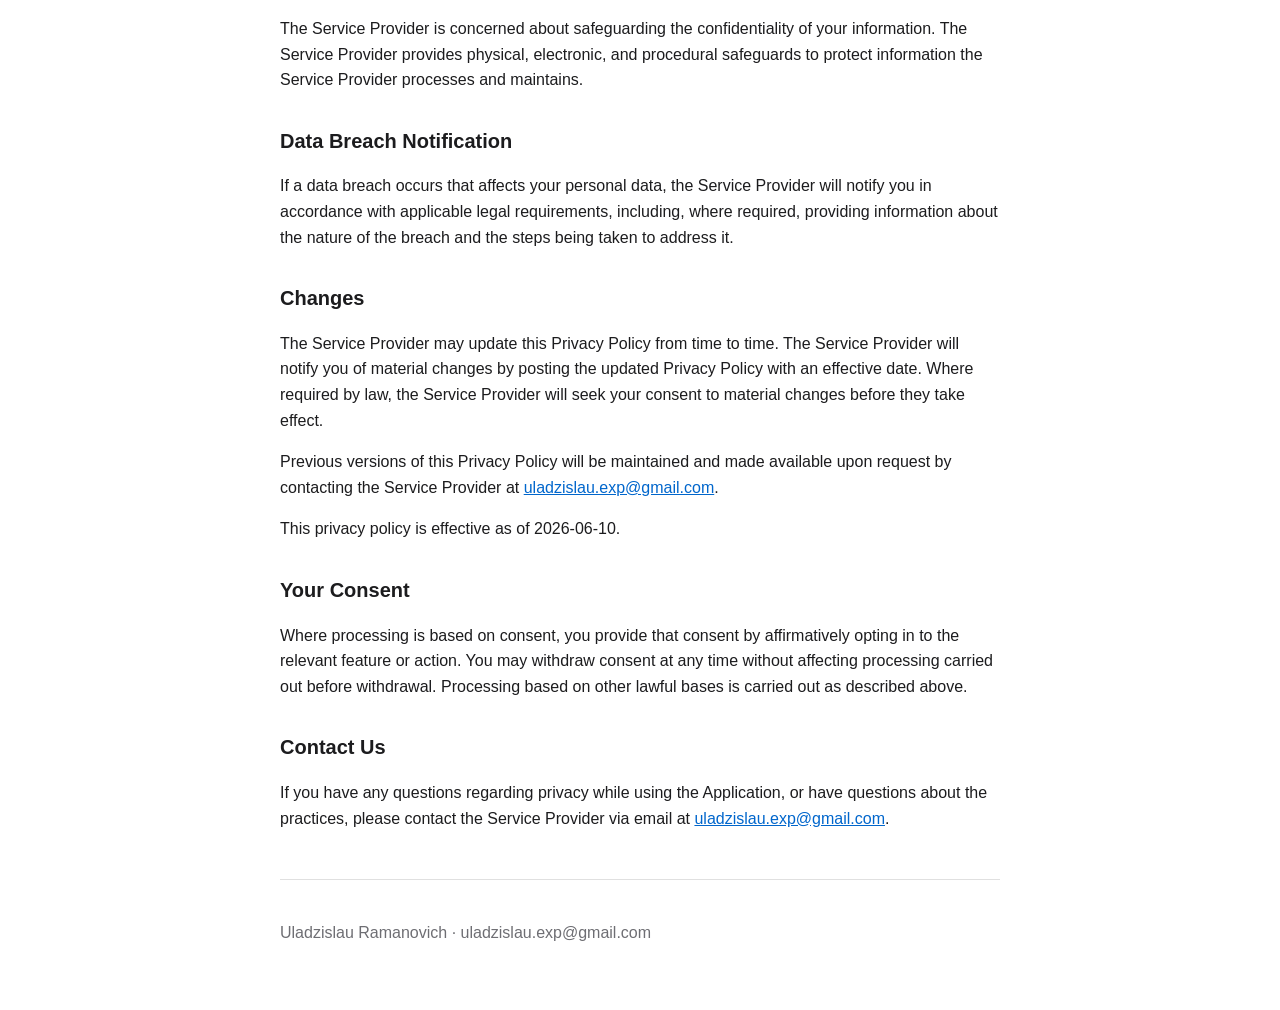
<file: stop-the-stranger/privacy.html>
<!DOCTYPE html>
<html lang="en">
<head>
  <meta charset="UTF-8">
  <meta name="viewport" content="width=device-width, initial-scale=1.0">
  <title>Privacy Policy — Stop the Stranger</title>
  <link rel="stylesheet" href="../style.css">
</head>
<body>
  <main>
    <h1>Privacy Policy</h1>
    <p class="updated">Effective date: 2026-06-10</p>

    <p>This privacy policy applies to the Stop the Stranger - Party Game app for mobile devices, together with any related services operated by Uladzislau Ramanovich (collectively, the "Application"). Uladzislau Ramanovich is hereby referred to as the "Service Provider".</p>

    <h2>Information Collection and Use</h2>
    <p>The Application collects information when you download and use it. This information may include information such as</p>
    <ul>
      <li>Your device's Internet Protocol address</li>
      <li>The pages of the Application that you visit, the time and date of your visit, the time spent on those pages</li>
      <li>The time spent on the Application</li>
      <li>your mobile operating system you use</li>
    </ul>

    <h2>Cookies and tracking technologies</h2>
    <p>The Application or its third-party SDKs may use cookies, SDKs, pixels, and similar technologies to support functionality, analytics, or service delivery. Where required by applicable law, the Service Provider will obtain consent before using non-essential tracking technologies.</p>

    <h2>Your Rights</h2>
    <p>You may request access to, correction of, or deletion of your personal data held by the Service Provider. To exercise these rights, or to withdraw consent where processing is based on consent, contact the Service Provider at <a href="mailto:uladzislau.exp@gmail.com">uladzislau.exp@gmail.com</a>.</p>

    <h2>Your California privacy rights (CCPA/CPRA)</h2>
    <p>If you are a California resident, you have the right to know what personal information is collected, the right to delete personal information, the right to opt out of the sale or sharing of personal information, and the right to non-discrimination for exercising these rights. To exercise your CCPA/CPRA rights, contact the Service Provider at <a href="mailto:uladzislau.exp@gmail.com">uladzislau.exp@gmail.com</a>.</p>
    <p>The Service Provider may use the information you provide to send important information, required notices, and, where permitted by law, marketing communications.</p>
    <p>For a better experience while using the Application, the Service Provider may require you to provide certain personally identifiable information. The information the Service Provider requests will be retained and used as described in this privacy policy.</p>

    <h2>Third Party Access</h2>
    <p>Only aggregated, anonymized data is periodically transmitted to external services to aid the Service Provider in improving the Application and their service. The Service Provider may share your information with third parties in the ways that are described in this privacy statement.</p>

    <h2>International Data Transfers</h2>
    <p>The Service Provider or its third-party service providers may transfer personal data to countries outside your country of residence, including outside the European Economic Area (EEA). Where applicable law requires safeguards for international transfers, the Service Provider will use appropriate mechanisms.</p>
    <ul>
      <li>Standard Contractual Clauses (SCCs) approved by the European Commission</li>
      <li>Adequacy decisions or other legally recognized transfer mechanisms</li>
      <li>Your consent, where required and legally permitted</li>
    </ul>
    <p>Data protection laws in other countries may differ from those in your jurisdiction. Where required by law, the Service Provider will apply appropriate safeguards and obtain any consent required for the transfer.</p>
    <p>Please note that the Application utilizes third-party services that have their own Privacy Policy about handling data. Below are the links to the Privacy Policy of the third-party service providers used by the Application:</p>
    <ul>
      <li><a href="https://policies.google.com/technologies/partner-sites">AdMob</a></li>
      <li><a href="https://firebase.google.com/support/privacy">Google Analytics for Firebase</a></li>
      <li><a href="https://firebase.google.com/support/privacy/">Firebase Crashlytics</a></li>
      <li><a href="https://sentry.io/privacy/">Sentry</a></li>
      <li><a href="https://www.revenuecat.com/privacy">RevenueCat</a></li>
    </ul>
    <p>The Service Provider may disclose User Provided and Automatically Collected Information:</p>
    <ul>
      <li>as required by law, such as to comply with a subpoena, or similar legal process;</li>
      <li>when they believe in good faith that disclosure is necessary to protect their rights, protect your safety or the safety of others, investigate fraud, or respond to a government request;</li>
      <li>with their trusted services providers who work on their behalf, do not have an independent use of the information the Service Provider discloses to them, and have agreed to adhere to the rules set forth in this privacy statement.</li>
    </ul>

    <h2>Opt-Out Rights</h2>
    <p>You can stop further collection of information from your mobile device by uninstalling the Application. Uninstalling will stop the Application from collecting data from your device, but it does not automatically delete information that has already been transmitted to the Service Provider or to third parties.</p>
    <p>To request deletion of your personal data, to withdraw consent, or to exercise any of your rights, contact the Service Provider at <a href="mailto:uladzislau.exp@gmail.com">uladzislau.exp@gmail.com</a>.</p>

    <h2>Data Retention Policy</h2>
    <p>The Service Provider retains personal data based on its necessity for the stated purposes:</p>
    <ul>
      <li>User Provided Data: Retained for the duration of your use of the Application plus 12 months thereafter, unless longer retention is required by law</li>
      <li>Automatically Collected Data: Retained for up to 24 months from collection, unless longer retention is required for legal compliance</li>
      <li>Aggregated and Anonymized Data: Retained indefinitely as it no longer identifies you</li>
      <li>Data required for legal compliance: Retained as long as required by applicable law</li>
    </ul>
    <p>You may request deletion of your personal data, subject to any legal obligation to retain it. If you want the Service Provider to delete User Provided Data submitted through the Application, please contact them at <a href="mailto:uladzislau.exp@gmail.com">uladzislau.exp@gmail.com</a>. Please note that some User Provided Data may be required for the Application to function properly.</p>

    <h2>Children</h2>
    <p>The Application is not intended for children under 16 years of age, or such higher age as required by applicable law. The Service Provider does not knowingly solicit data from children or market the Application to them.</p>
    <p>Where parental or guardian consent is required under applicable law, the Application is not intended for use without that consent. The Service Provider does not knowingly collect personally identifiable information from children under 16 years of age in violation of applicable law. In the event the Service Provider discovers that a child has provided personal information, the Service Provider will immediately delete this from their servers. If you are a parent or guardian and you are aware that your child has provided the Service Provider with personal information, please contact the Service Provider (<a href="mailto:uladzislau.exp@gmail.com">uladzislau.exp@gmail.com</a>) so that they will be able to take the necessary actions.</p>

    <h2>Security</h2>
    <p>The Service Provider is concerned about safeguarding the confidentiality of your information. The Service Provider provides physical, electronic, and procedural safeguards to protect information the Service Provider processes and maintains.</p>

    <h2>Data Breach Notification</h2>
    <p>If a data breach occurs that affects your personal data, the Service Provider will notify you in accordance with applicable legal requirements, including, where required, providing information about the nature of the breach and the steps being taken to address it.</p>

    <h2>Changes</h2>
    <p>The Service Provider may update this Privacy Policy from time to time. The Service Provider will notify you of material changes by posting the updated Privacy Policy with an effective date. Where required by law, the Service Provider will seek your consent to material changes before they take effect.</p>
    <p>Previous versions of this Privacy Policy will be maintained and made available upon request by contacting the Service Provider at <a href="mailto:uladzislau.exp@gmail.com">uladzislau.exp@gmail.com</a>.</p>
    <p>This privacy policy is effective as of 2026-06-10.</p>

    <h2>Your Consent</h2>
    <p>Where processing is based on consent, you provide that consent by affirmatively opting in to the relevant feature or action. You may withdraw consent at any time without affecting processing carried out before withdrawal. Processing based on other lawful bases is carried out as described above.</p>

    <h2>Contact Us</h2>
    <p>If you have any questions regarding privacy while using the Application, or have questions about the practices, please contact the Service Provider via email at <a href="mailto:uladzislau.exp@gmail.com">uladzislau.exp@gmail.com</a>.</p>

    <footer>
      <p>Uladzislau Ramanovich &middot; uladzislau.exp@gmail.com</p>
    </footer>
  </main>
</body>
</html>
</file>
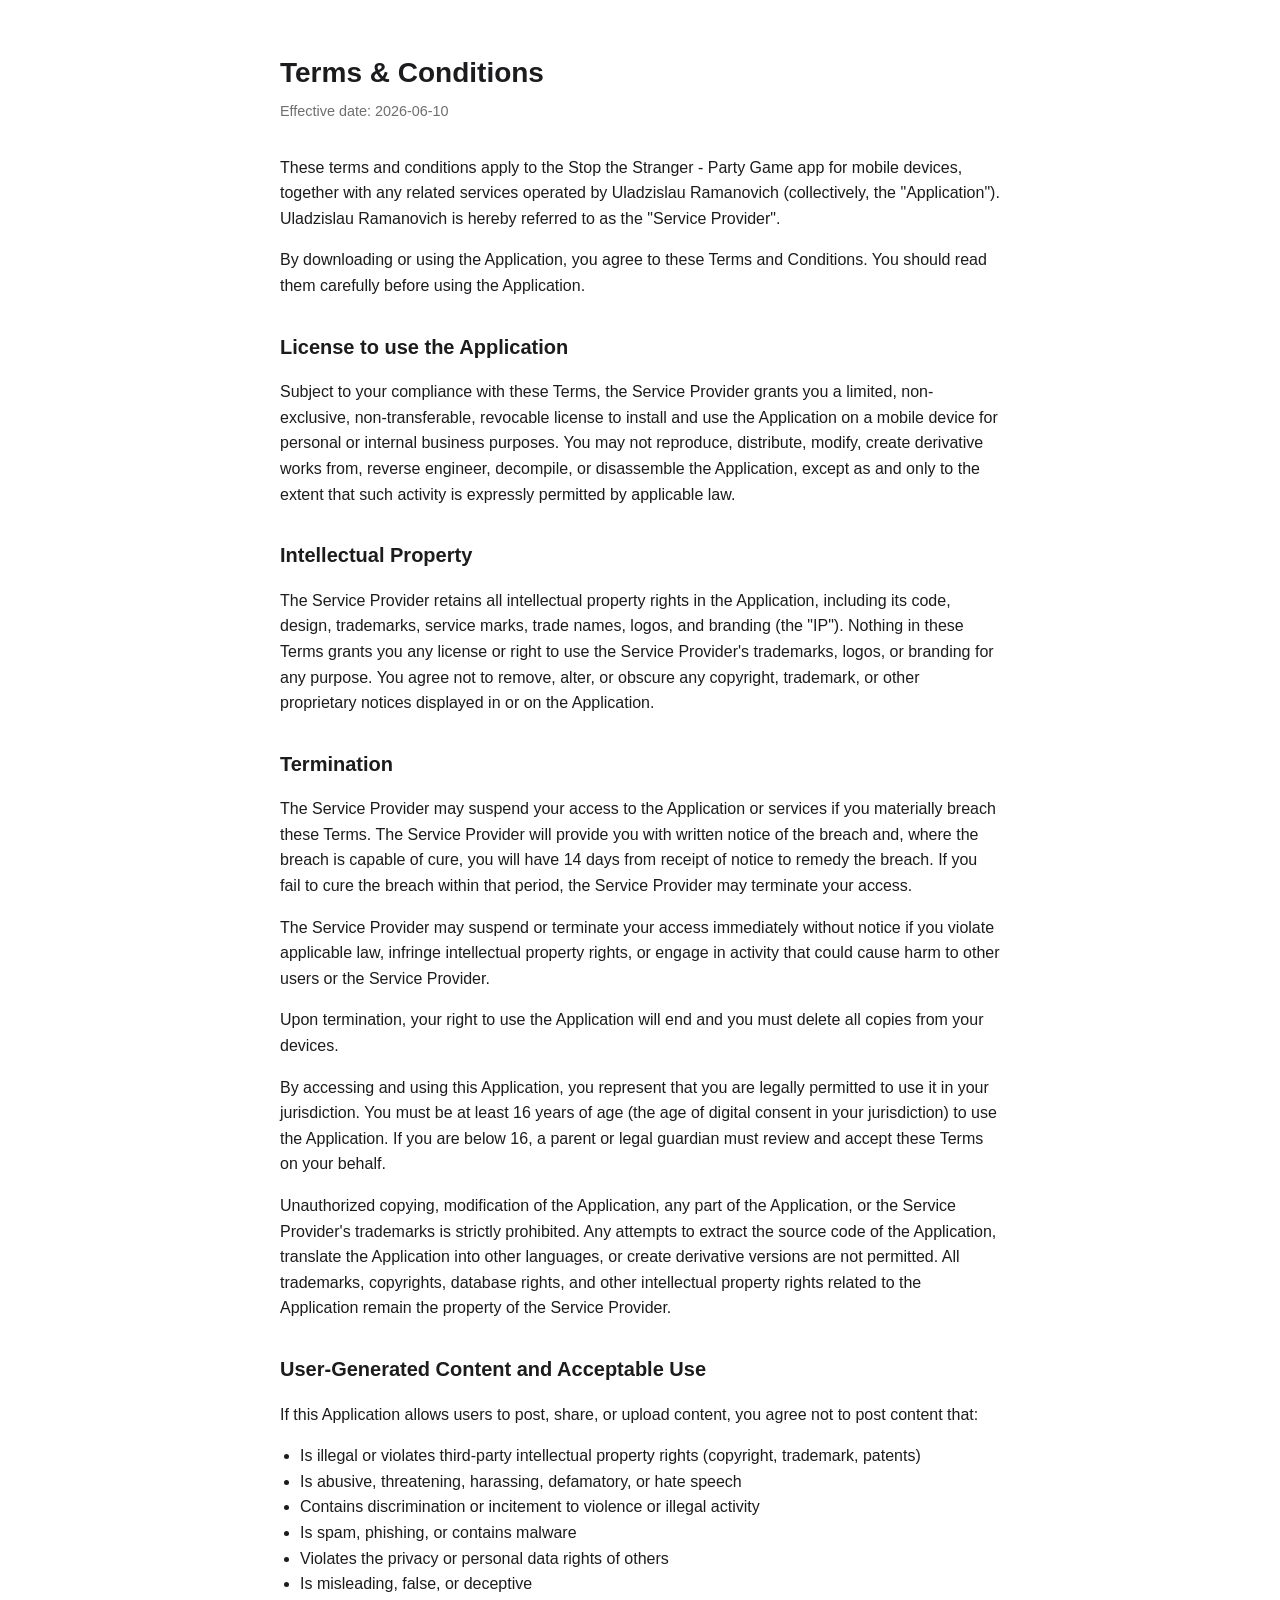
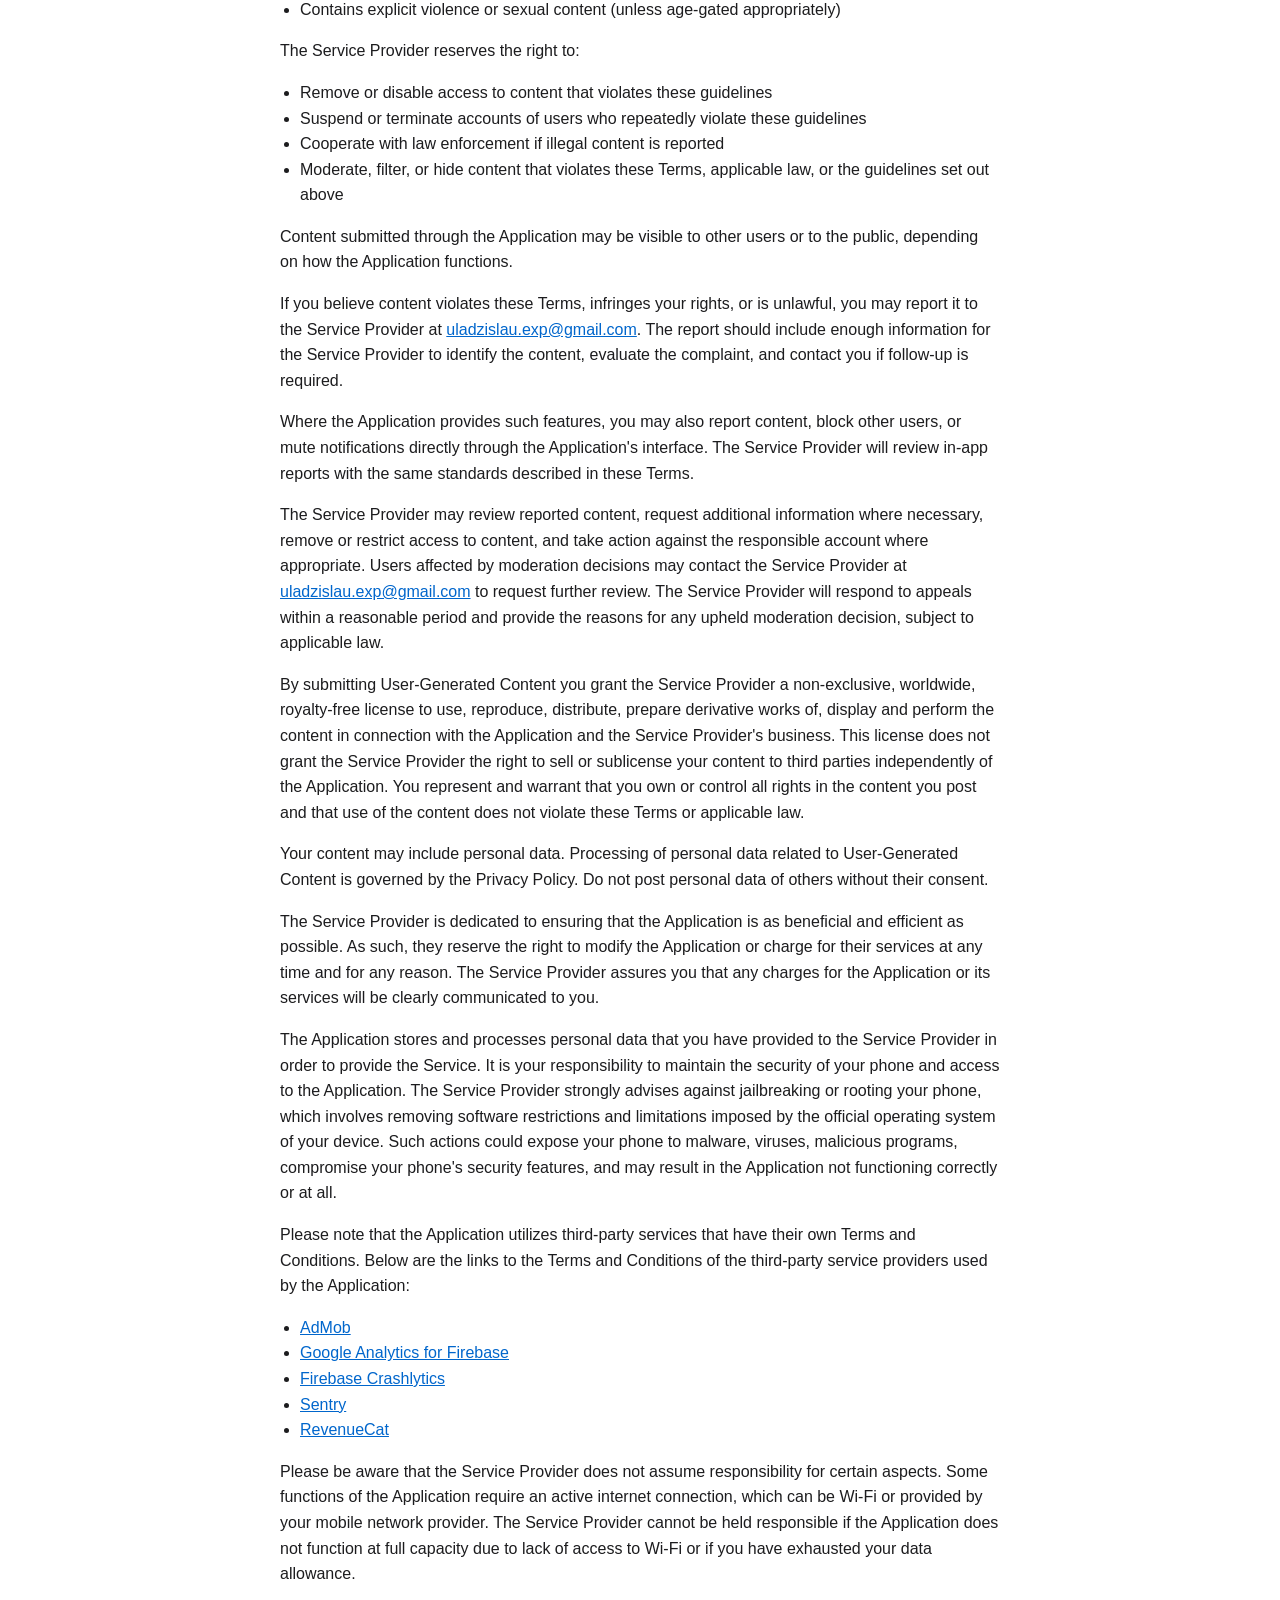
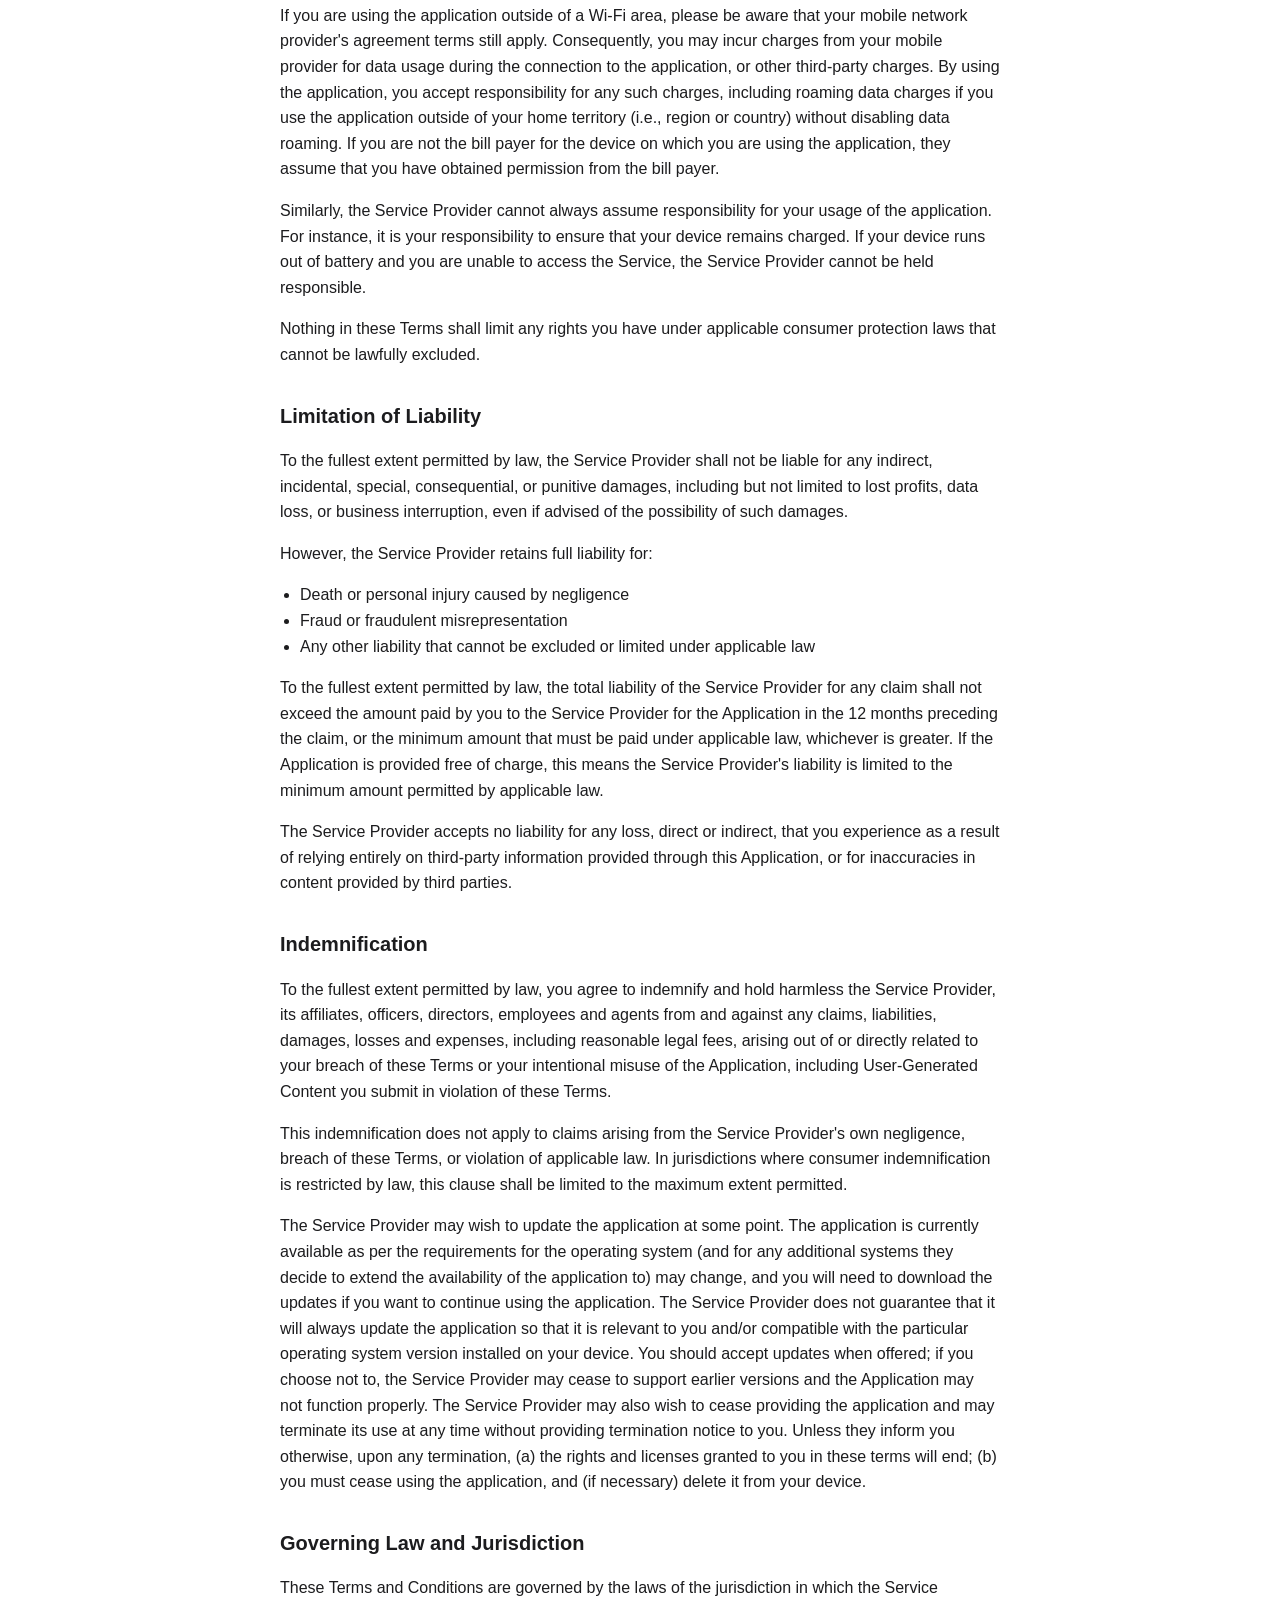
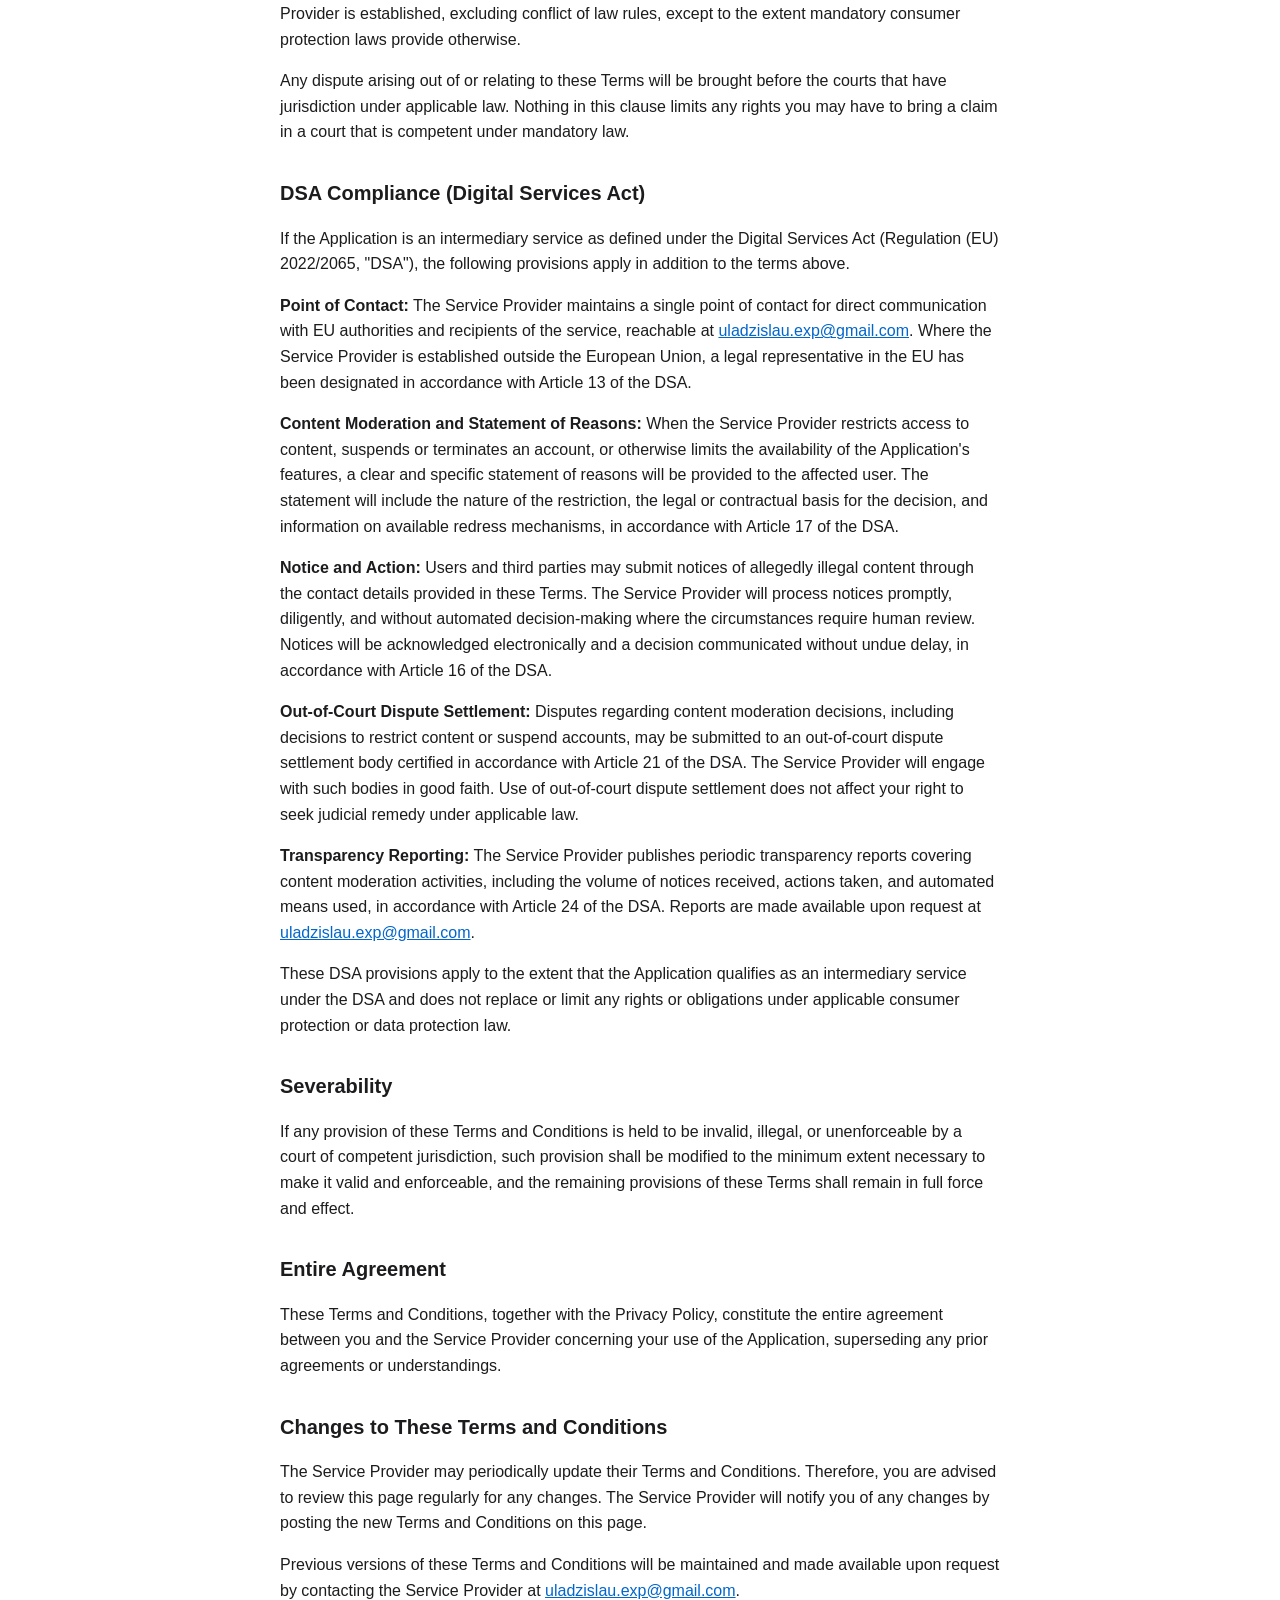
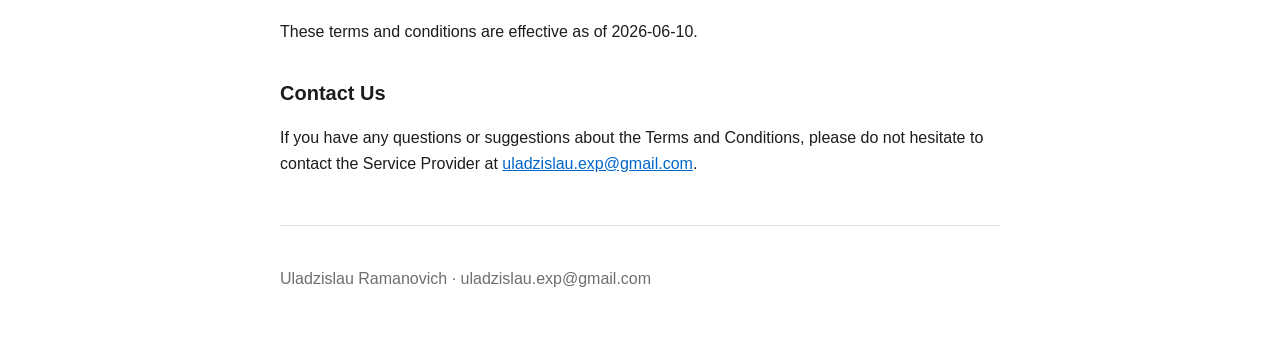
<file: stop-the-stranger/terms.html>
<!DOCTYPE html>
<html lang="en">
<head>
  <meta charset="UTF-8">
  <meta name="viewport" content="width=device-width, initial-scale=1.0">
  <title>Terms &amp; Conditions — Stop the Stranger</title>
  <link rel="stylesheet" href="../style.css">
</head>
<body>
  <main>
    <h1>Terms &amp; Conditions</h1>
    <p class="updated">Effective date: 2026-06-10</p>

    <p>These terms and conditions apply to the Stop the Stranger - Party Game app for mobile devices, together with any related services operated by Uladzislau Ramanovich (collectively, the "Application"). Uladzislau Ramanovich is hereby referred to as the "Service Provider".</p>
    <p>By downloading or using the Application, you agree to these Terms and Conditions. You should read them carefully before using the Application.</p>

    <h2>License to use the Application</h2>
    <p>Subject to your compliance with these Terms, the Service Provider grants you a limited, non-exclusive, non-transferable, revocable license to install and use the Application on a mobile device for personal or internal business purposes. You may not reproduce, distribute, modify, create derivative works from, reverse engineer, decompile, or disassemble the Application, except as and only to the extent that such activity is expressly permitted by applicable law.</p>

    <h2>Intellectual Property</h2>
    <p>The Service Provider retains all intellectual property rights in the Application, including its code, design, trademarks, service marks, trade names, logos, and branding (the "IP"). Nothing in these Terms grants you any license or right to use the Service Provider's trademarks, logos, or branding for any purpose. You agree not to remove, alter, or obscure any copyright, trademark, or other proprietary notices displayed in or on the Application.</p>

    <h2>Termination</h2>
    <p>The Service Provider may suspend your access to the Application or services if you materially breach these Terms. The Service Provider will provide you with written notice of the breach and, where the breach is capable of cure, you will have 14 days from receipt of notice to remedy the breach. If you fail to cure the breach within that period, the Service Provider may terminate your access.</p>
    <p>The Service Provider may suspend or terminate your access immediately without notice if you violate applicable law, infringe intellectual property rights, or engage in activity that could cause harm to other users or the Service Provider.</p>
    <p>Upon termination, your right to use the Application will end and you must delete all copies from your devices.</p>
    <p>By accessing and using this Application, you represent that you are legally permitted to use it in your jurisdiction. You must be at least 16 years of age (the age of digital consent in your jurisdiction) to use the Application. If you are below 16, a parent or legal guardian must review and accept these Terms on your behalf.</p>
    <p>Unauthorized copying, modification of the Application, any part of the Application, or the Service Provider's trademarks is strictly prohibited. Any attempts to extract the source code of the Application, translate the Application into other languages, or create derivative versions are not permitted. All trademarks, copyrights, database rights, and other intellectual property rights related to the Application remain the property of the Service Provider.</p>

    <h2>User-Generated Content and Acceptable Use</h2>
    <p>If this Application allows users to post, share, or upload content, you agree not to post content that:</p>
    <ul>
      <li>Is illegal or violates third-party intellectual property rights (copyright, trademark, patents)</li>
      <li>Is abusive, threatening, harassing, defamatory, or hate speech</li>
      <li>Contains discrimination or incitement to violence or illegal activity</li>
      <li>Is spam, phishing, or contains malware</li>
      <li>Violates the privacy or personal data rights of others</li>
      <li>Is misleading, false, or deceptive</li>
      <li>Contains explicit violence or sexual content (unless age-gated appropriately)</li>
    </ul>
    <p>The Service Provider reserves the right to:</p>
    <ul>
      <li>Remove or disable access to content that violates these guidelines</li>
      <li>Suspend or terminate accounts of users who repeatedly violate these guidelines</li>
      <li>Cooperate with law enforcement if illegal content is reported</li>
      <li>Moderate, filter, or hide content that violates these Terms, applicable law, or the guidelines set out above</li>
    </ul>
    <p>Content submitted through the Application may be visible to other users or to the public, depending on how the Application functions.</p>
    <p>If you believe content violates these Terms, infringes your rights, or is unlawful, you may report it to the Service Provider at <a href="mailto:uladzislau.exp@gmail.com">uladzislau.exp@gmail.com</a>. The report should include enough information for the Service Provider to identify the content, evaluate the complaint, and contact you if follow-up is required.</p>
    <p>Where the Application provides such features, you may also report content, block other users, or mute notifications directly through the Application's interface. The Service Provider will review in-app reports with the same standards described in these Terms.</p>
    <p>The Service Provider may review reported content, request additional information where necessary, remove or restrict access to content, and take action against the responsible account where appropriate. Users affected by moderation decisions may contact the Service Provider at <a href="mailto:uladzislau.exp@gmail.com">uladzislau.exp@gmail.com</a> to request further review. The Service Provider will respond to appeals within a reasonable period and provide the reasons for any upheld moderation decision, subject to applicable law.</p>
    <p>By submitting User-Generated Content you grant the Service Provider a non-exclusive, worldwide, royalty-free license to use, reproduce, distribute, prepare derivative works of, display and perform the content in connection with the Application and the Service Provider's business. This license does not grant the Service Provider the right to sell or sublicense your content to third parties independently of the Application. You represent and warrant that you own or control all rights in the content you post and that use of the content does not violate these Terms or applicable law.</p>
    <p>Your content may include personal data. Processing of personal data related to User-Generated Content is governed by the Privacy Policy. Do not post personal data of others without their consent.</p>
    <p>The Service Provider is dedicated to ensuring that the Application is as beneficial and efficient as possible. As such, they reserve the right to modify the Application or charge for their services at any time and for any reason. The Service Provider assures you that any charges for the Application or its services will be clearly communicated to you.</p>
    <p>The Application stores and processes personal data that you have provided to the Service Provider in order to provide the Service. It is your responsibility to maintain the security of your phone and access to the Application. The Service Provider strongly advises against jailbreaking or rooting your phone, which involves removing software restrictions and limitations imposed by the official operating system of your device. Such actions could expose your phone to malware, viruses, malicious programs, compromise your phone's security features, and may result in the Application not functioning correctly or at all.</p>
    <p>Please note that the Application utilizes third-party services that have their own Terms and Conditions. Below are the links to the Terms and Conditions of the third-party service providers used by the Application:</p>
    <ul>
      <li><a href="https://developers.google.com/admob/terms">AdMob</a></li>
      <li><a href="https://www.google.com/analytics/terms/">Google Analytics for Firebase</a></li>
      <li><a href="https://firebase.google.com/terms/crashlytics">Firebase Crashlytics</a></li>
      <li><a href="https://sentry.io/terms/">Sentry</a></li>
      <li><a href="https://www.revenuecat.com/terms">RevenueCat</a></li>
    </ul>
    <p>Please be aware that the Service Provider does not assume responsibility for certain aspects. Some functions of the Application require an active internet connection, which can be Wi-Fi or provided by your mobile network provider. The Service Provider cannot be held responsible if the Application does not function at full capacity due to lack of access to Wi-Fi or if you have exhausted your data allowance.</p>
    <p>If you are using the application outside of a Wi-Fi area, please be aware that your mobile network provider's agreement terms still apply. Consequently, you may incur charges from your mobile provider for data usage during the connection to the application, or other third-party charges. By using the application, you accept responsibility for any such charges, including roaming data charges if you use the application outside of your home territory (i.e., region or country) without disabling data roaming. If you are not the bill payer for the device on which you are using the application, they assume that you have obtained permission from the bill payer.</p>
    <p>Similarly, the Service Provider cannot always assume responsibility for your usage of the application. For instance, it is your responsibility to ensure that your device remains charged. If your device runs out of battery and you are unable to access the Service, the Service Provider cannot be held responsible.</p>
    <p>Nothing in these Terms shall limit any rights you have under applicable consumer protection laws that cannot be lawfully excluded.</p>

    <h2>Limitation of Liability</h2>
    <p>To the fullest extent permitted by law, the Service Provider shall not be liable for any indirect, incidental, special, consequential, or punitive damages, including but not limited to lost profits, data loss, or business interruption, even if advised of the possibility of such damages.</p>
    <p>However, the Service Provider retains full liability for:</p>
    <ul>
      <li>Death or personal injury caused by negligence</li>
      <li>Fraud or fraudulent misrepresentation</li>
      <li>Any other liability that cannot be excluded or limited under applicable law</li>
    </ul>
    <p>To the fullest extent permitted by law, the total liability of the Service Provider for any claim shall not exceed the amount paid by you to the Service Provider for the Application in the 12 months preceding the claim, or the minimum amount that must be paid under applicable law, whichever is greater. If the Application is provided free of charge, this means the Service Provider's liability is limited to the minimum amount permitted by applicable law.</p>
    <p>The Service Provider accepts no liability for any loss, direct or indirect, that you experience as a result of relying entirely on third-party information provided through this Application, or for inaccuracies in content provided by third parties.</p>

    <h2>Indemnification</h2>
    <p>To the fullest extent permitted by law, you agree to indemnify and hold harmless the Service Provider, its affiliates, officers, directors, employees and agents from and against any claims, liabilities, damages, losses and expenses, including reasonable legal fees, arising out of or directly related to your breach of these Terms or your intentional misuse of the Application, including User-Generated Content you submit in violation of these Terms.</p>
    <p>This indemnification does not apply to claims arising from the Service Provider's own negligence, breach of these Terms, or violation of applicable law. In jurisdictions where consumer indemnification is restricted by law, this clause shall be limited to the maximum extent permitted.</p>
    <p>The Service Provider may wish to update the application at some point. The application is currently available as per the requirements for the operating system (and for any additional systems they decide to extend the availability of the application to) may change, and you will need to download the updates if you want to continue using the application. The Service Provider does not guarantee that it will always update the application so that it is relevant to you and/or compatible with the particular operating system version installed on your device. You should accept updates when offered; if you choose not to, the Service Provider may cease to support earlier versions and the Application may not function properly. The Service Provider may also wish to cease providing the application and may terminate its use at any time without providing termination notice to you. Unless they inform you otherwise, upon any termination, (a) the rights and licenses granted to you in these terms will end; (b) you must cease using the application, and (if necessary) delete it from your device.</p>

    <h2>Governing Law and Jurisdiction</h2>
    <p>These Terms and Conditions are governed by the laws of the jurisdiction in which the Service Provider is established, excluding conflict of law rules, except to the extent mandatory consumer protection laws provide otherwise.</p>
    <p>Any dispute arising out of or relating to these Terms will be brought before the courts that have jurisdiction under applicable law. Nothing in this clause limits any rights you may have to bring a claim in a court that is competent under mandatory law.</p>

    <h2>DSA Compliance (Digital Services Act)</h2>
    <p>If the Application is an intermediary service as defined under the Digital Services Act (Regulation (EU) 2022/2065, "DSA"), the following provisions apply in addition to the terms above.</p>
    <p><strong>Point of Contact:</strong> The Service Provider maintains a single point of contact for direct communication with EU authorities and recipients of the service, reachable at <a href="mailto:uladzislau.exp@gmail.com">uladzislau.exp@gmail.com</a>. Where the Service Provider is established outside the European Union, a legal representative in the EU has been designated in accordance with Article 13 of the DSA.</p>
    <p><strong>Content Moderation and Statement of Reasons:</strong> When the Service Provider restricts access to content, suspends or terminates an account, or otherwise limits the availability of the Application's features, a clear and specific statement of reasons will be provided to the affected user. The statement will include the nature of the restriction, the legal or contractual basis for the decision, and information on available redress mechanisms, in accordance with Article 17 of the DSA.</p>
    <p><strong>Notice and Action:</strong> Users and third parties may submit notices of allegedly illegal content through the contact details provided in these Terms. The Service Provider will process notices promptly, diligently, and without automated decision-making where the circumstances require human review. Notices will be acknowledged electronically and a decision communicated without undue delay, in accordance with Article 16 of the DSA.</p>
    <p><strong>Out-of-Court Dispute Settlement:</strong> Disputes regarding content moderation decisions, including decisions to restrict content or suspend accounts, may be submitted to an out-of-court dispute settlement body certified in accordance with Article 21 of the DSA. The Service Provider will engage with such bodies in good faith. Use of out-of-court dispute settlement does not affect your right to seek judicial remedy under applicable law.</p>
    <p><strong>Transparency Reporting:</strong> The Service Provider publishes periodic transparency reports covering content moderation activities, including the volume of notices received, actions taken, and automated means used, in accordance with Article 24 of the DSA. Reports are made available upon request at <a href="mailto:uladzislau.exp@gmail.com">uladzislau.exp@gmail.com</a>.</p>
    <p>These DSA provisions apply to the extent that the Application qualifies as an intermediary service under the DSA and does not replace or limit any rights or obligations under applicable consumer protection or data protection law.</p>

    <h2>Severability</h2>
    <p>If any provision of these Terms and Conditions is held to be invalid, illegal, or unenforceable by a court of competent jurisdiction, such provision shall be modified to the minimum extent necessary to make it valid and enforceable, and the remaining provisions of these Terms shall remain in full force and effect.</p>

    <h2>Entire Agreement</h2>
    <p>These Terms and Conditions, together with the Privacy Policy, constitute the entire agreement between you and the Service Provider concerning your use of the Application, superseding any prior agreements or understandings.</p>

    <h2>Changes to These Terms and Conditions</h2>
    <p>The Service Provider may periodically update their Terms and Conditions. Therefore, you are advised to review this page regularly for any changes. The Service Provider will notify you of any changes by posting the new Terms and Conditions on this page.</p>
    <p>Previous versions of these Terms and Conditions will be maintained and made available upon request by contacting the Service Provider at <a href="mailto:uladzislau.exp@gmail.com">uladzislau.exp@gmail.com</a>.</p>
    <p>These terms and conditions are effective as of 2026-06-10.</p>

    <h2>Contact Us</h2>
    <p>If you have any questions or suggestions about the Terms and Conditions, please do not hesitate to contact the Service Provider at <a href="mailto:uladzislau.exp@gmail.com">uladzislau.exp@gmail.com</a>.</p>

    <footer>
      <p>Uladzislau Ramanovich &middot; uladzislau.exp@gmail.com</p>
    </footer>
  </main>
</body>
</html>
</file>
<file: landing.css>
:root {
  color-scheme: light dark;
}

* {
  box-sizing: border-box;
}

body {
  margin: 0;
  font-family: -apple-system, BlinkMacSystemFont, "Segoe UI", Roboto, Helvetica, Arial, sans-serif;
  line-height: 1.6;
  color: #1c1c1e;
  background: #fff;
}

nav {
  display: flex;
  justify-content: center;
  gap: 2rem;
  padding: 1.25rem 1rem;
  border-bottom: 1px solid #e0e0e0;
}

nav a {
  color: #1c1c1e;
  text-decoration: none;
  font-weight: 600;
  font-size: 0.95rem;
}

nav a:hover {
  color: #0066cc;
}

section {
  max-width: 720px;
  margin: 0 auto;
  padding: 3rem 1.25rem;
}

.hero {
  text-align: center;
  padding: 4rem 1.25rem 3rem;
}

.hero h1 {
  font-size: 2.25rem;
  margin-bottom: 0.75rem;
}

.hero p {
  font-size: 1.1rem;
  color: #4a4a4f;
  max-width: 560px;
  margin: 0 auto 2rem;
}

.btn {
  display: inline-block;
  background: #1c1c1e;
  color: #fff;
  text-decoration: none;
  padding: 0.85rem 1.75rem;
  border-radius: 0.6rem;
  font-weight: 600;
  font-size: 1rem;
}

.btn:hover {
  background: #000;
}

h2 {
  font-size: 1.5rem;
  margin-bottom: 1rem;
}

h3 {
  font-size: 1.1rem;
  margin-top: 1.5rem;
  margin-bottom: 0.4rem;
}

ul {
  padding-left: 1.25rem;
}

.cta {
  text-align: center;
  background: #f5f5f7;
}

footer {
  text-align: center;
  padding: 2.5rem 1.25rem 3rem;
  color: #6e6e73;
  font-size: 0.85rem;
}

footer a {
  color: #6e6e73;
}

footer .links {
  margin-top: 0.75rem;
}

footer .links a {
  margin: 0 0.5rem;
  text-decoration: underline;
}

@media (prefers-color-scheme: dark) {
  body {
    background: #000;
    color: #f2f2f7;
  }

  nav {
    border-bottom-color: #2c2c2e;
  }

  nav a {
    color: #f2f2f7;
  }

  .hero p {
    color: #c7c7cc;
  }

  .btn {
    background: #f2f2f7;
    color: #000;
  }

  .btn:hover {
    background: #fff;
  }

  .cta {
    background: #1c1c1e;
  }

  footer, footer a {
    color: #8e8e93;
  }
}
</file>
<file: style.css>
:root {
  color-scheme: light dark;
}

* {
  box-sizing: border-box;
}

body {
  margin: 0;
  padding: 2rem 1.25rem 3rem;
  font-family: -apple-system, BlinkMacSystemFont, "Segoe UI", Roboto, Helvetica, Arial, sans-serif;
  line-height: 1.6;
  color: #1c1c1e;
  background: #fff;
}

main {
  max-width: 720px;
  margin: 0 auto;
}

h1 {
  font-size: 1.75rem;
  margin-bottom: 0.25rem;
}

h2 {
  font-size: 1.25rem;
  margin-top: 2rem;
}

.updated {
  color: #6e6e73;
  font-size: 0.9rem;
  margin-top: 0;
  margin-bottom: 2rem;
}

p, li {
  font-size: 1rem;
}

ul, ol {
  padding-left: 1.25rem;
}

a {
  color: #0066cc;
  text-decoration: underline;
}

footer {
  margin-top: 3rem;
  padding-top: 1.5rem;
  border-top: 1px solid #e0e0e0;
  color: #6e6e73;
  font-size: 0.85rem;
}

@media (prefers-color-scheme: dark) {
  body {
    background: #000;
    color: #f2f2f7;
  }

  footer {
    border-top-color: #2c2c2e;
  }

  .updated, footer {
    color: #8e8e93;
  }

  a {
    color: #4da3ff;
  }
}
</file>
